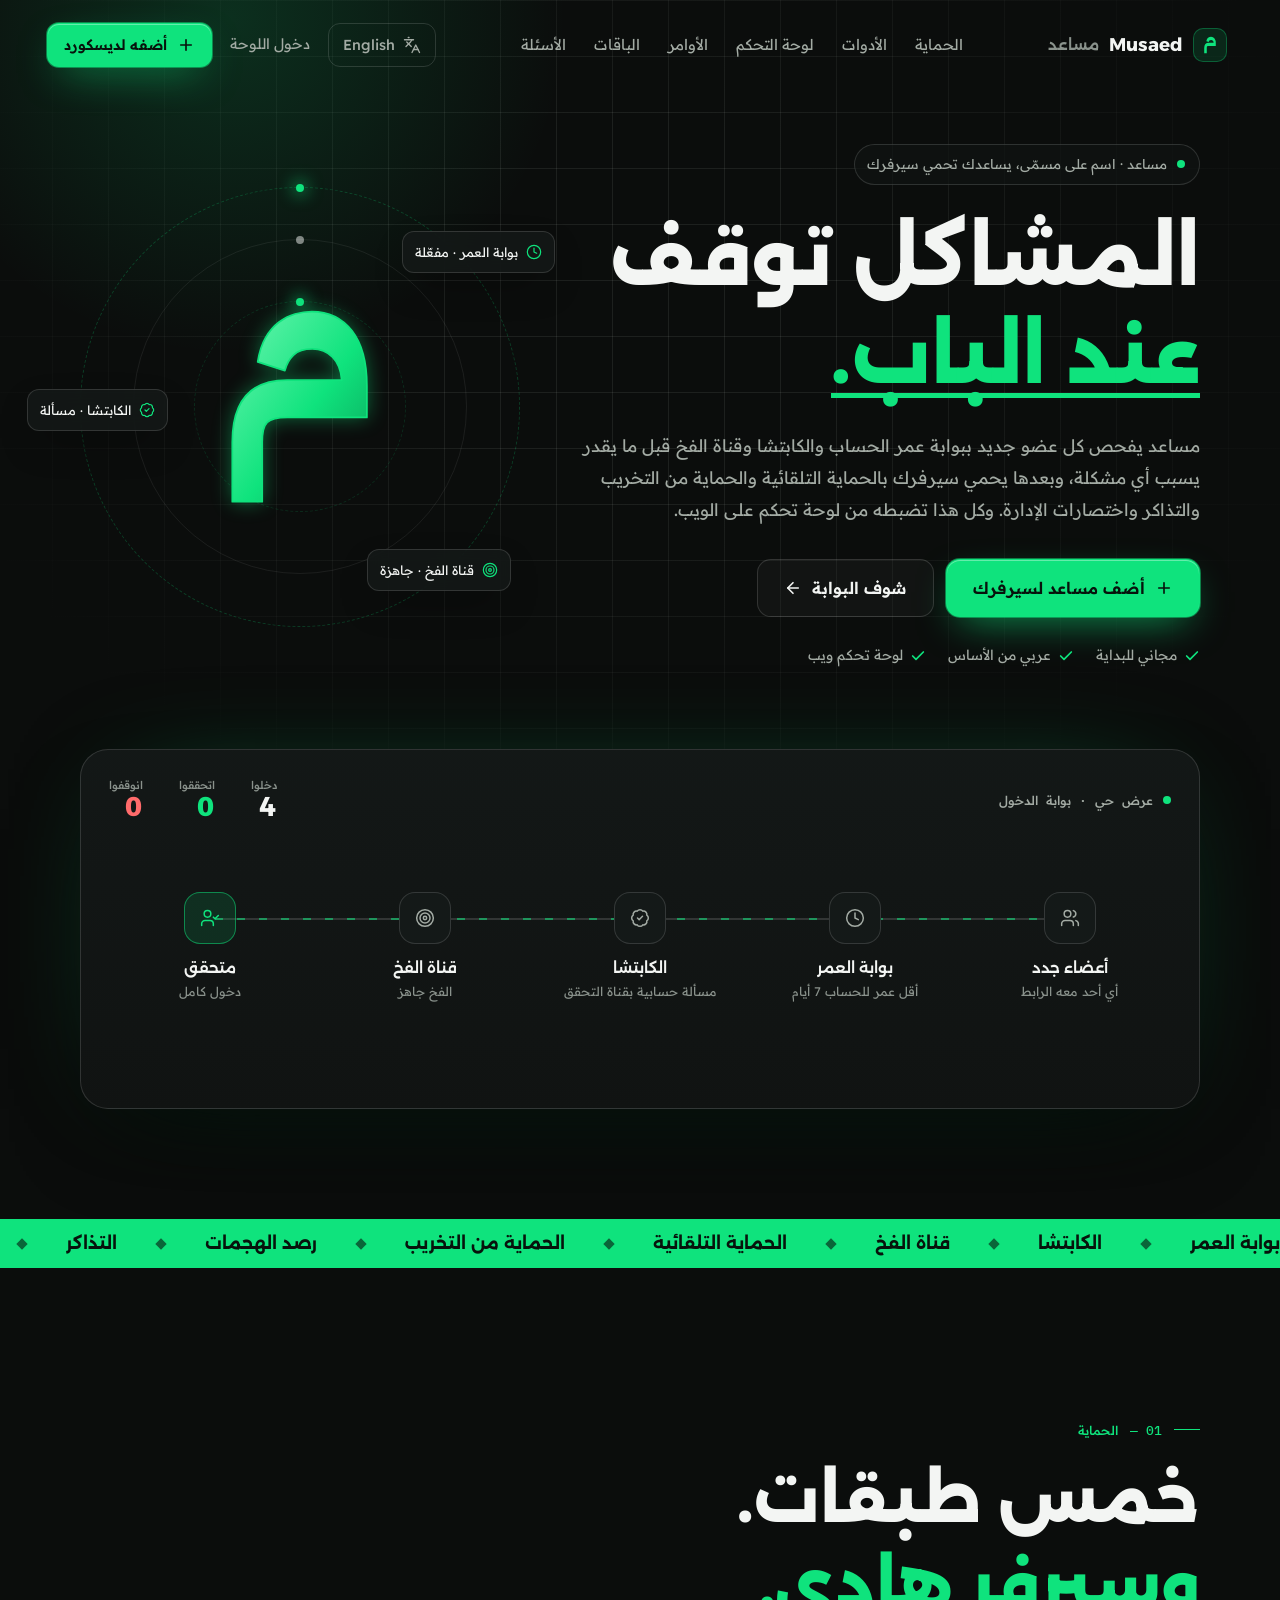
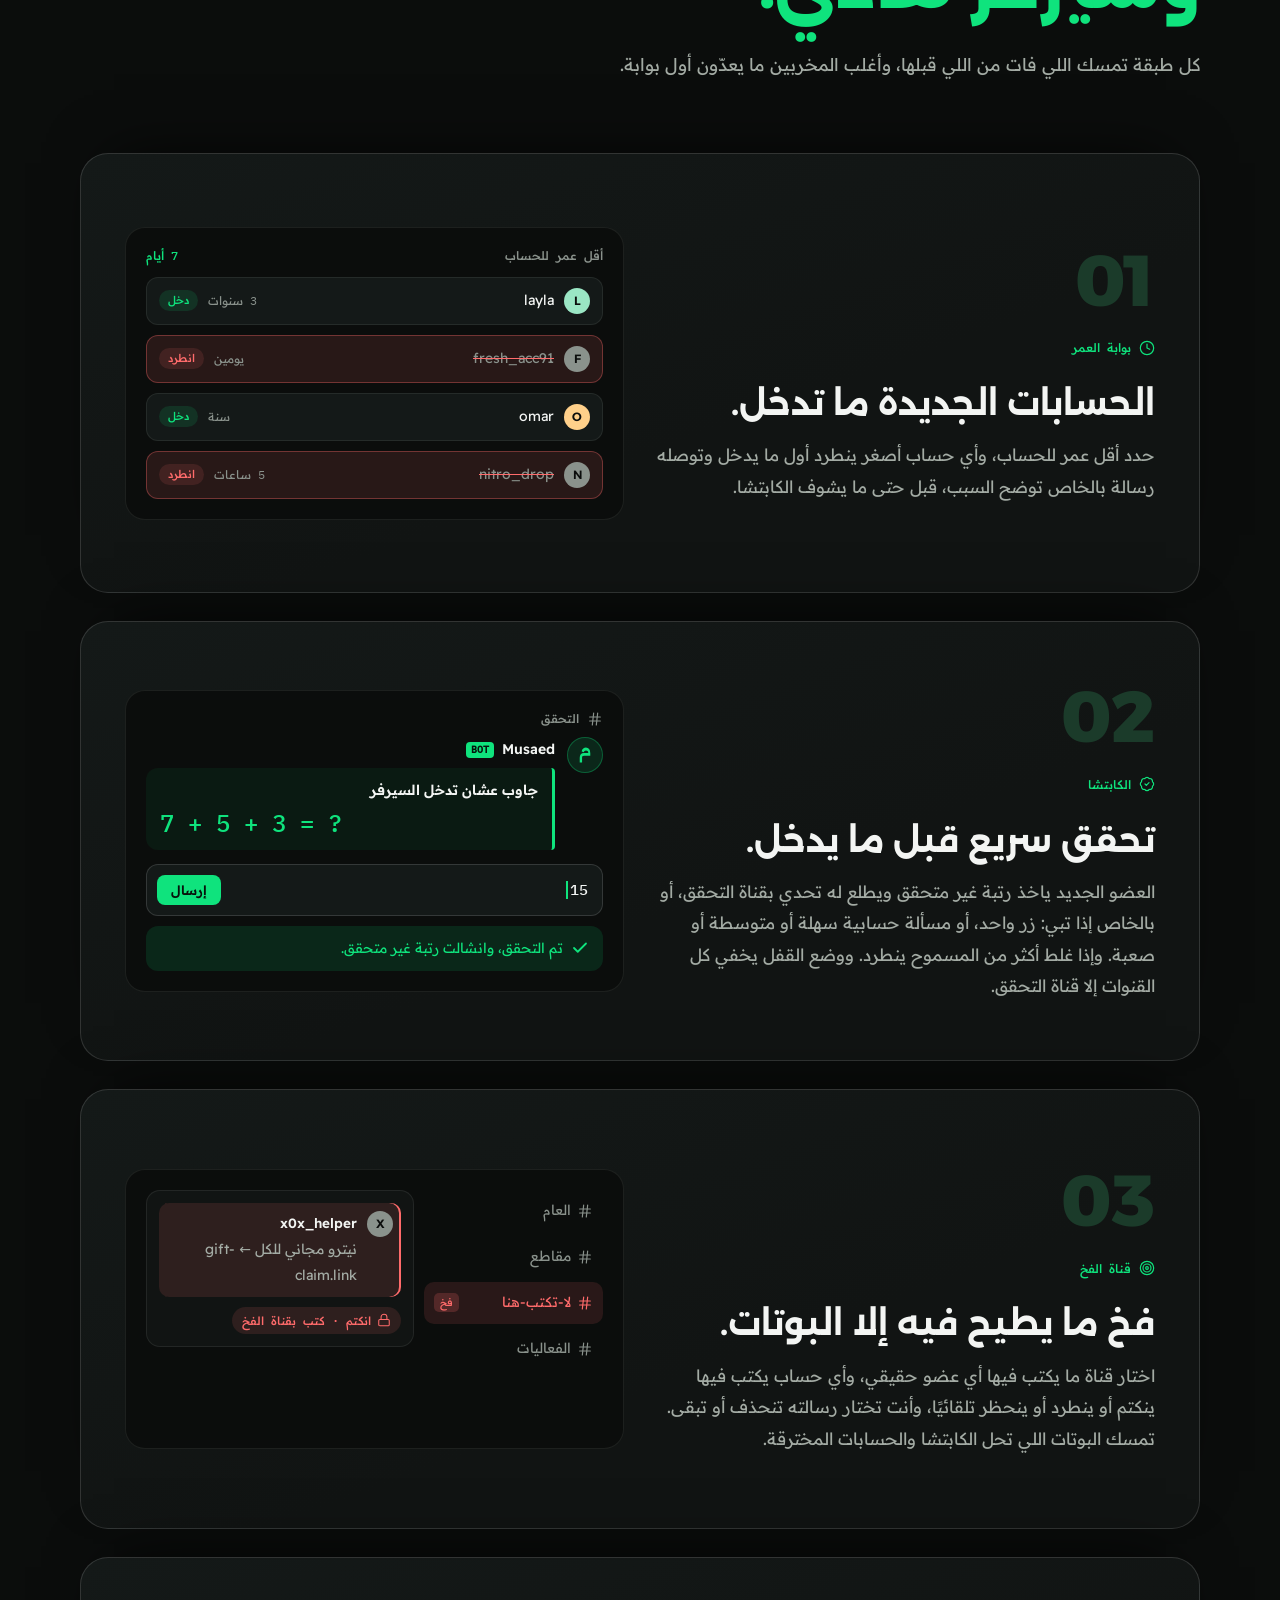
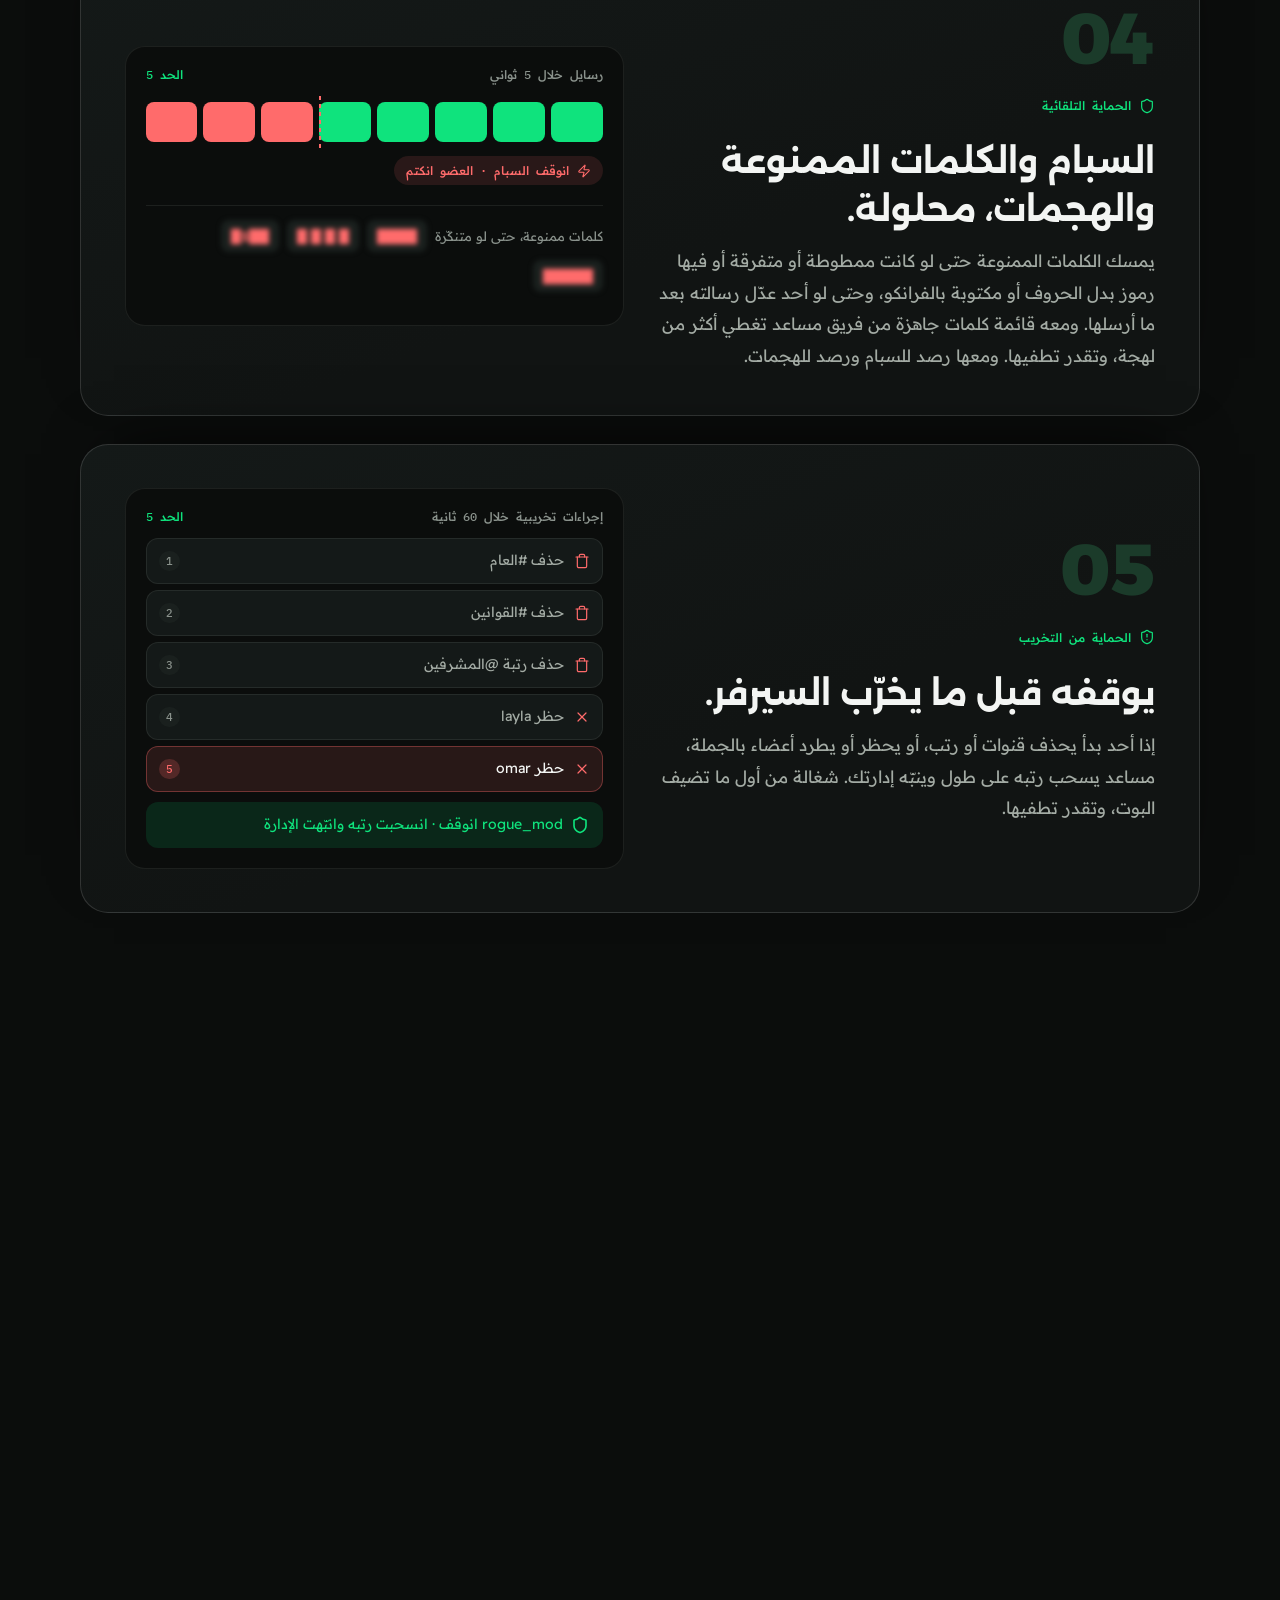
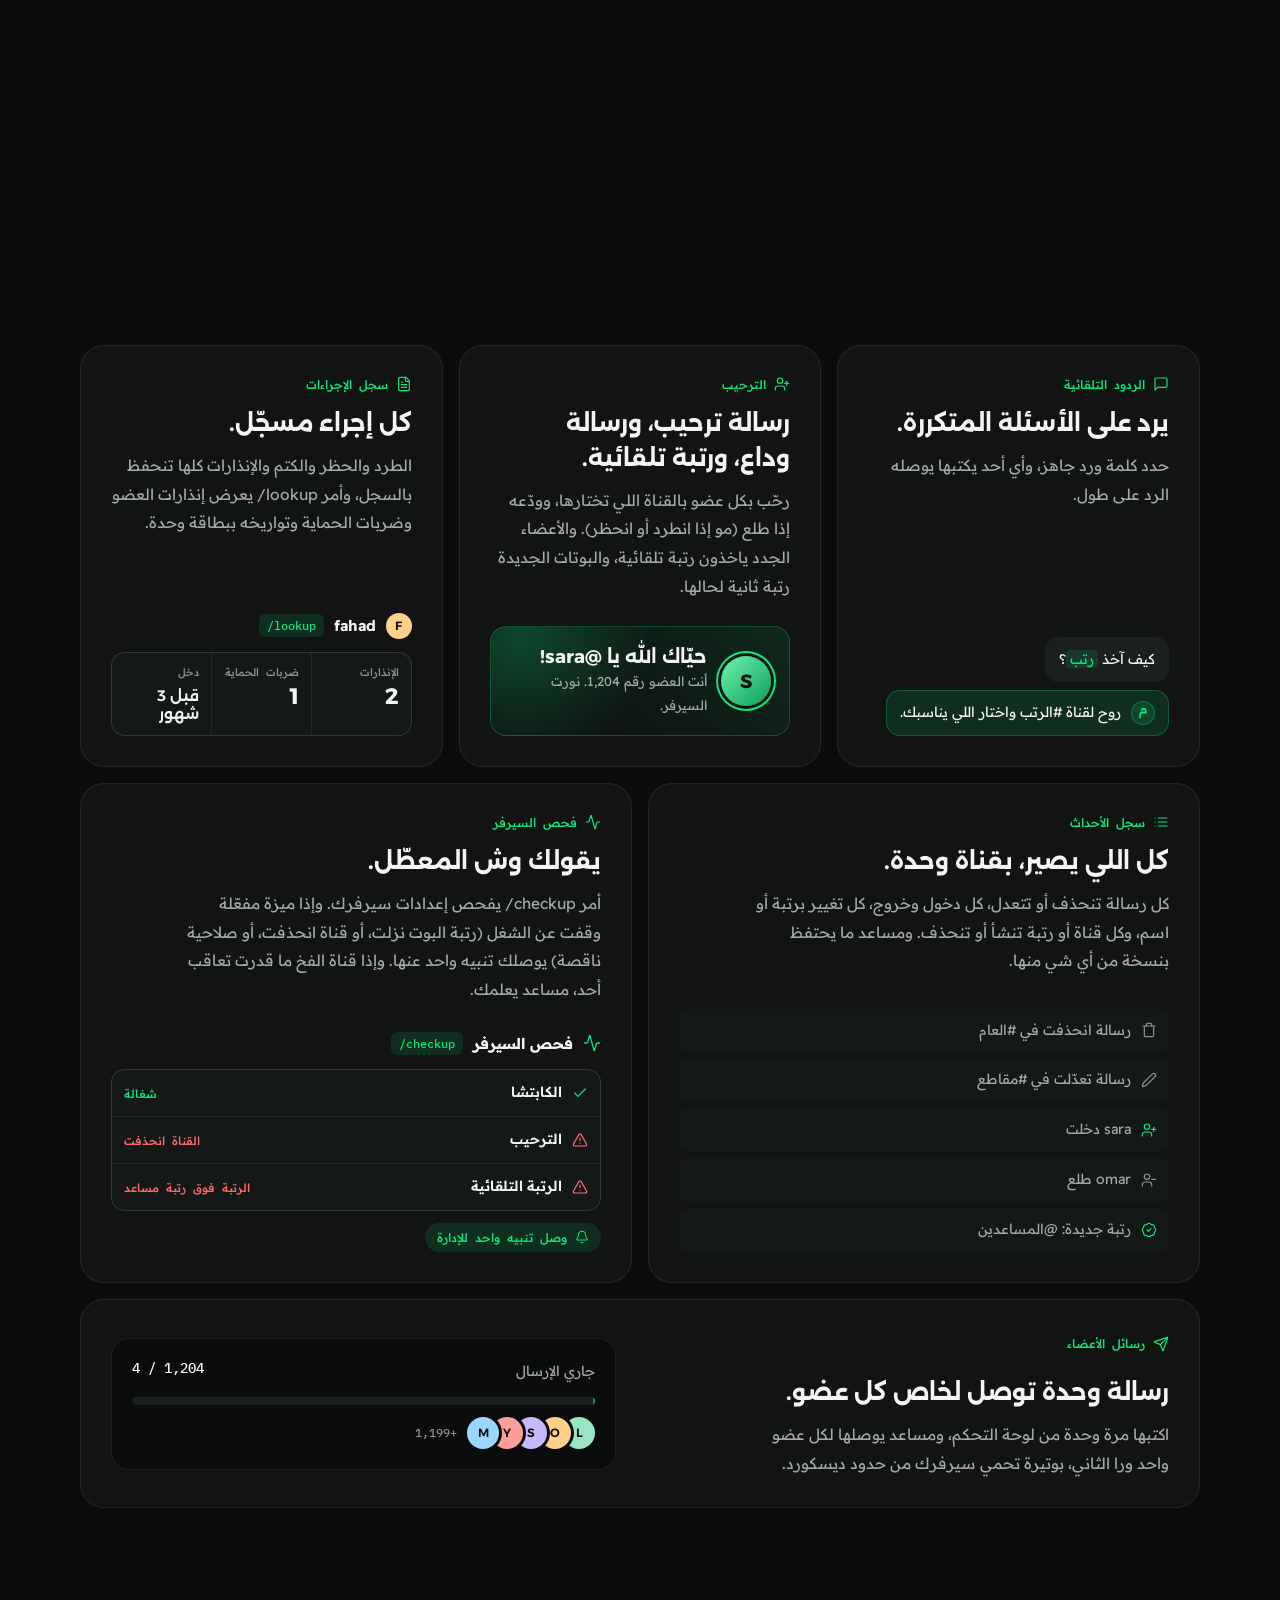
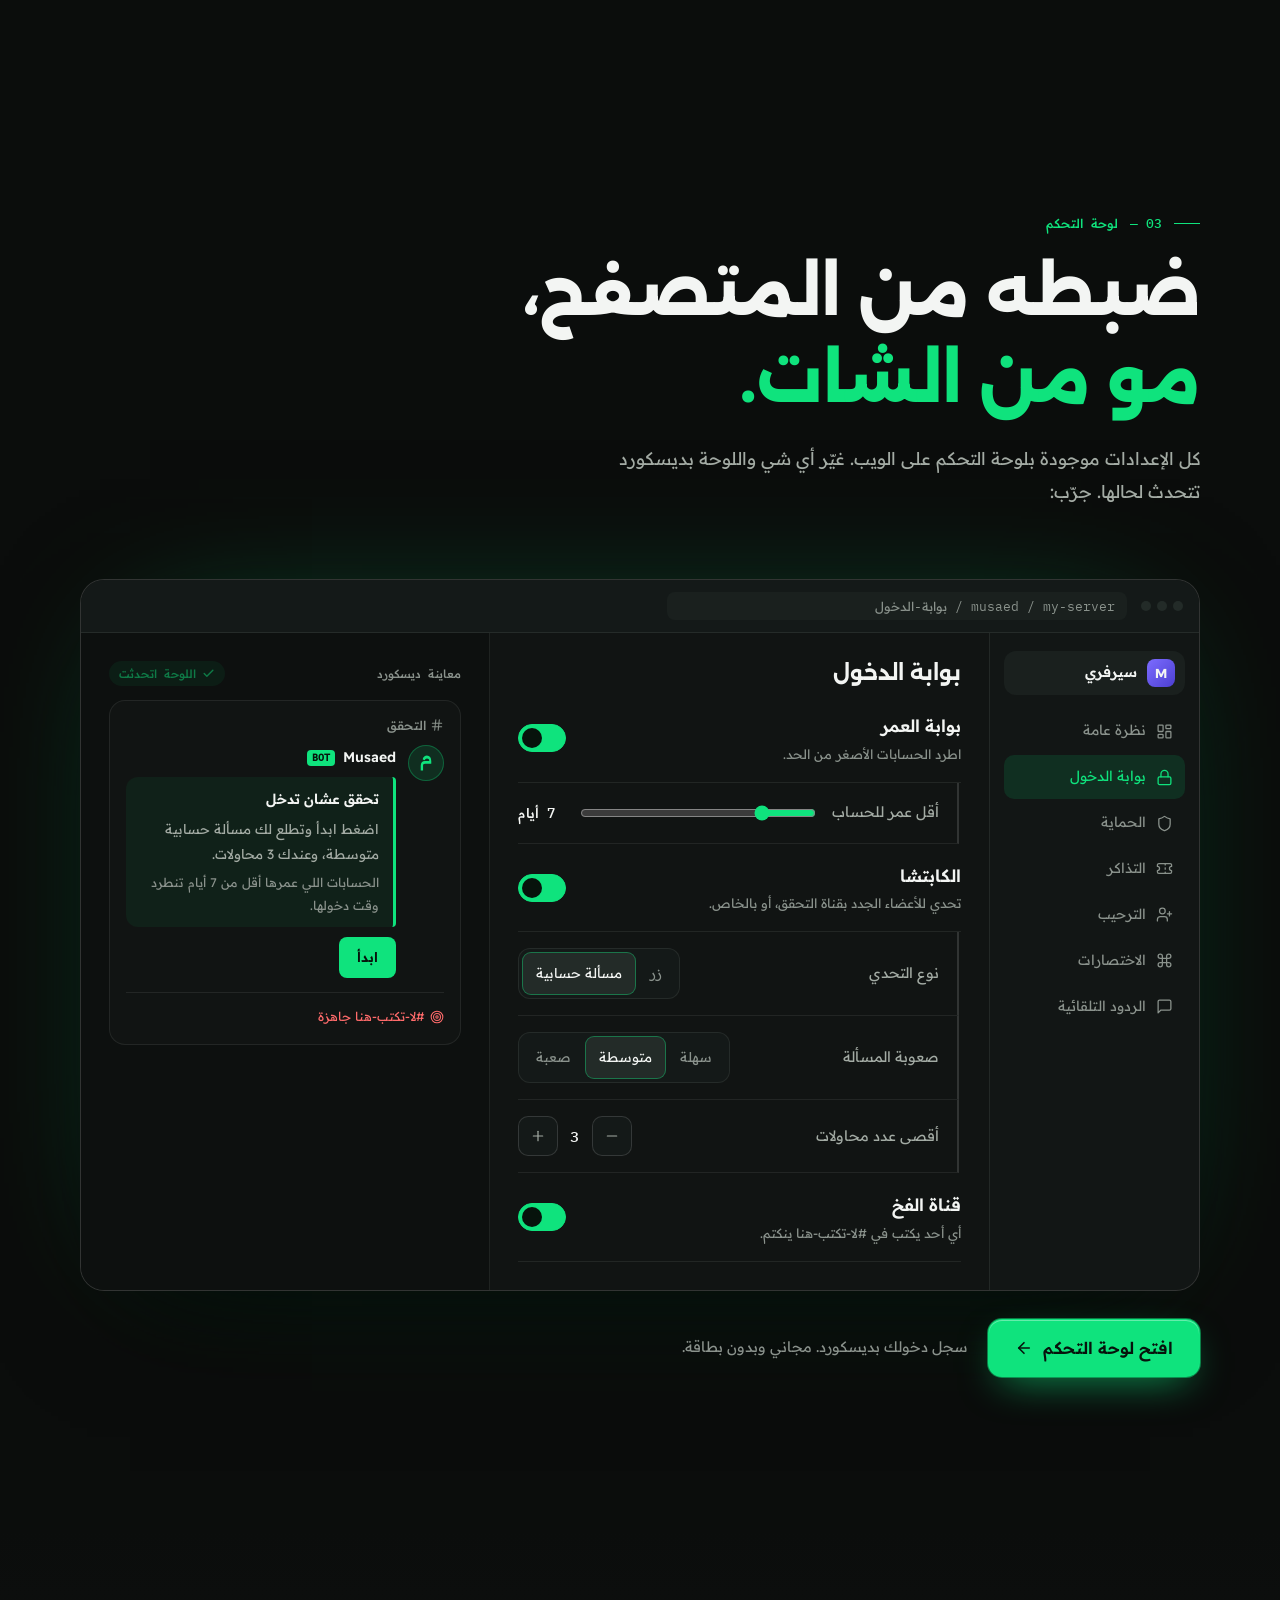
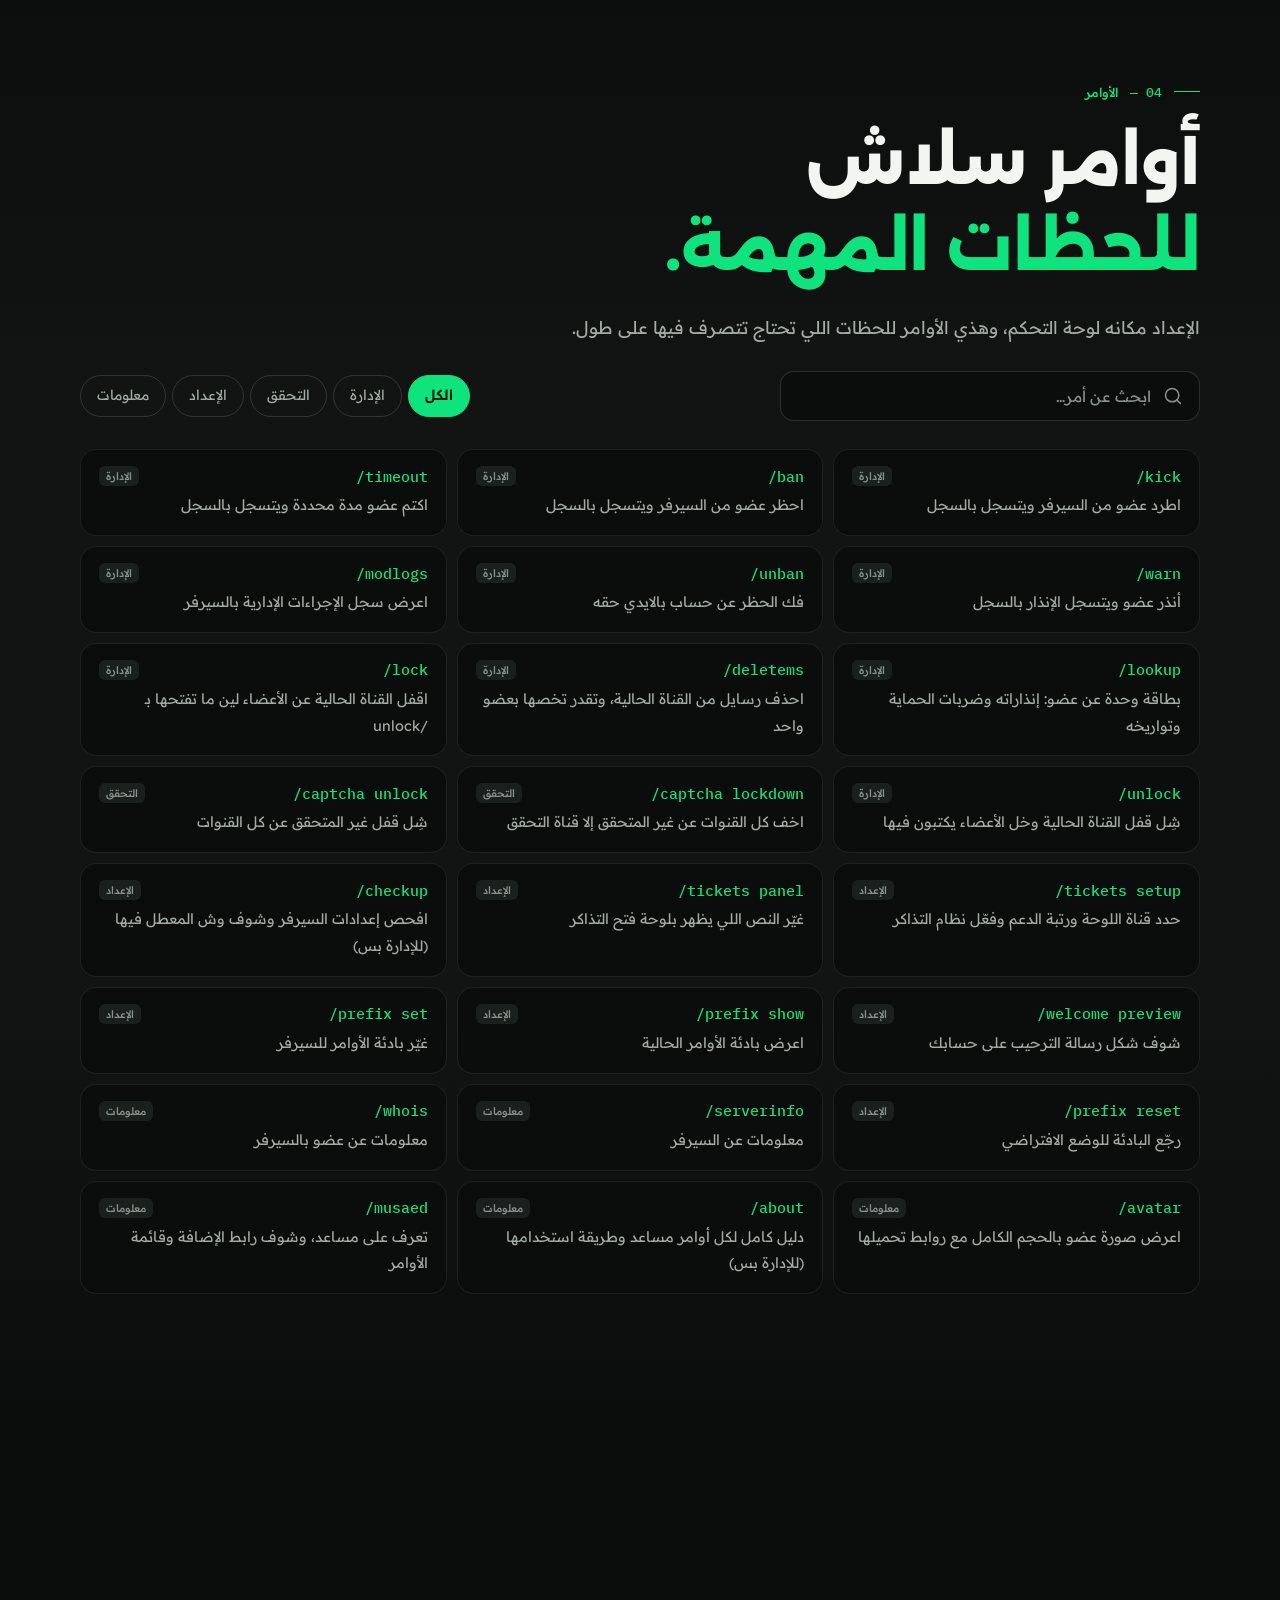
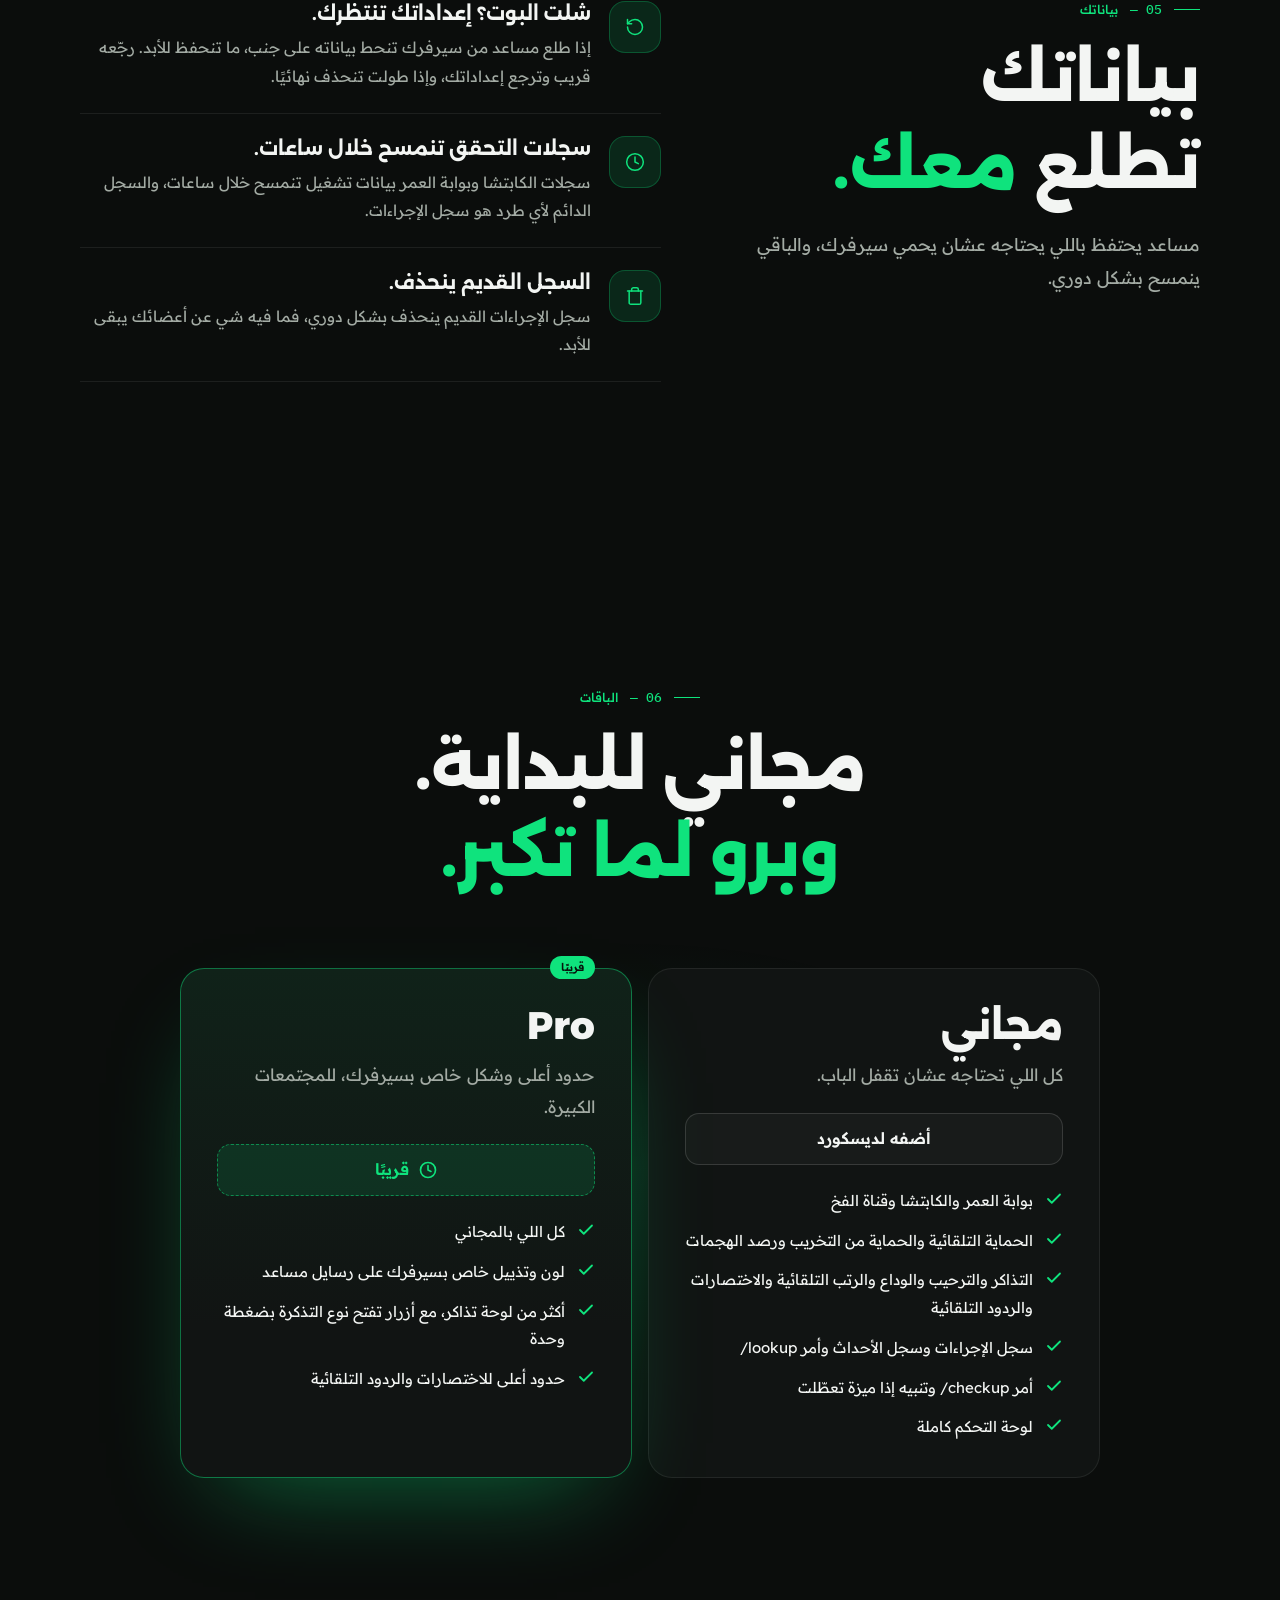
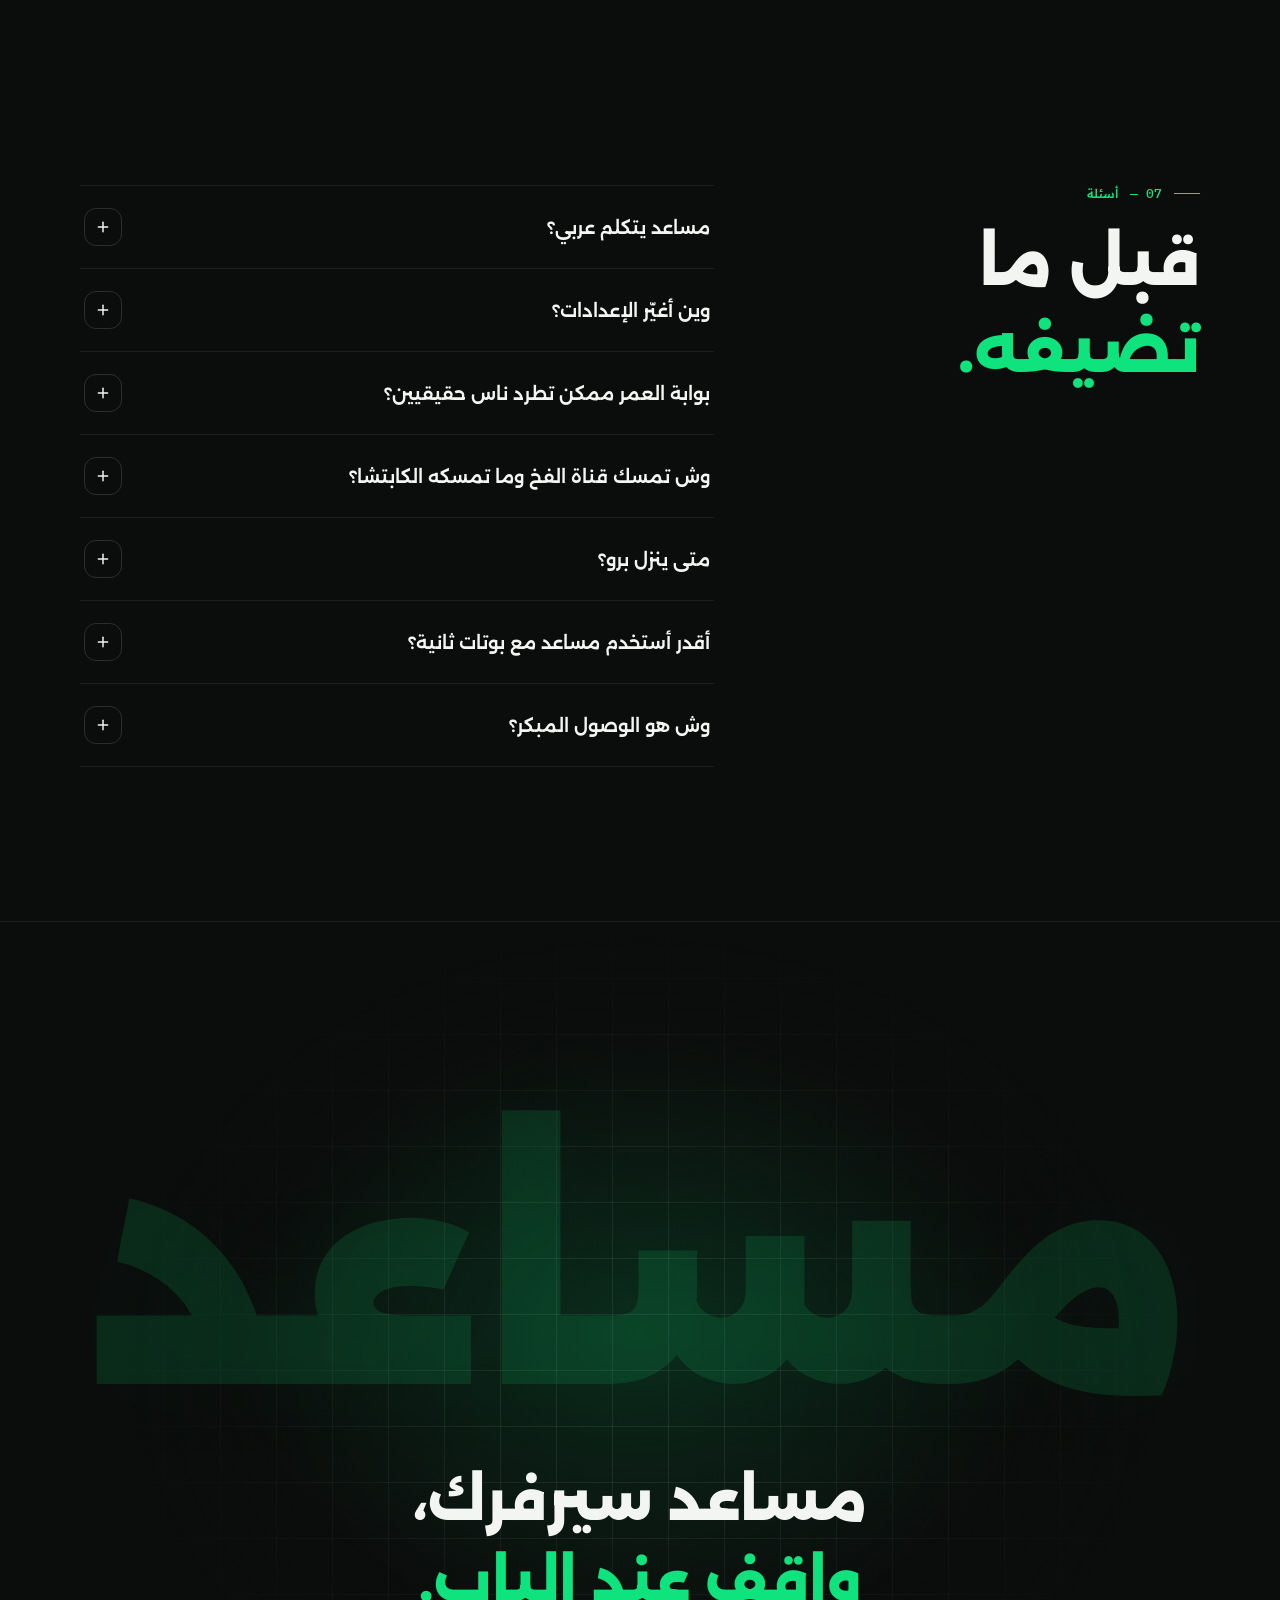
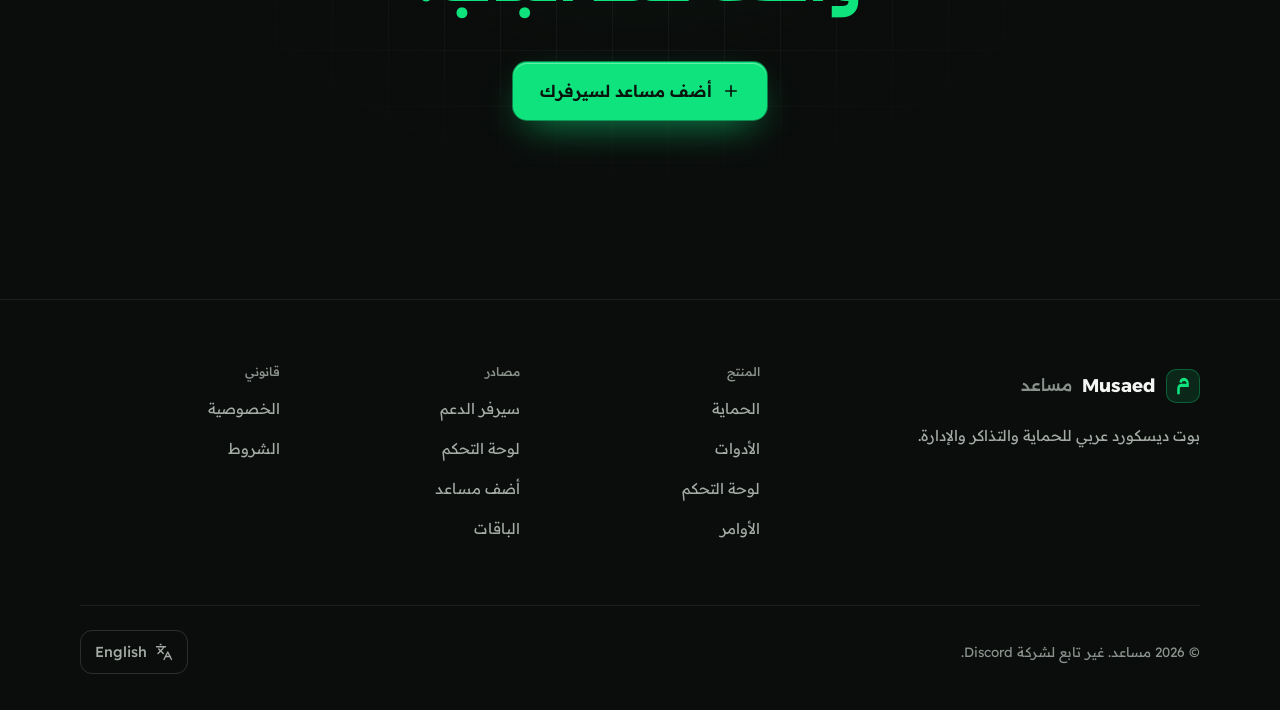
<file: index.html>
<!doctype html>
<html lang="en" dir="ltr">
<head>
  <meta charset="utf-8">
  <meta name="viewport" content="width=device-width, initial-scale=1">
  <title>مساعد — بوت ديسكورد اللي يحرس الباب</title>
  <meta name="description" content="مساعد يفحص كل عضو جديد ببوابة عمر الحساب والكابتشا وقناة الفخ، ويحمي سيرفرك من السبام والتخريب، ومعه التذاكر واختصارات الإدارة وسجل الأحداث. عربي من الأساس، وتضبطه من لوحة تحكم على الويب.">
  <meta name="theme-color" content="#0b0d0c">
  <meta property="og:locale" content="ar_SA">
  <meta property="og:locale:alternate" content="en_US">
  <meta property="og:title" content="مساعد · Musaed">
  <meta property="og:description" content="المشاكل توقف عند الباب. بوت ديسكورد عربي للحماية والتذاكر والإدارة.">
  <meta property="og:type" content="website">
  <meta property="og:url" content="https://musaed.dev/">
  <meta property="og:image" content="https://musaed.dev/assets/Pics/musaed-banner.png">
  <meta name="twitter:card" content="summary_large_image">
  <meta name="twitter:title" content="مساعد · Musaed">
  <meta name="twitter:description" content="المشاكل توقف عند الباب. بوت ديسكورد عربي للحماية والتذاكر والإدارة.">
  <meta name="twitter:image" content="https://musaed.dev/assets/Pics/musaed-banner.png">
  <link rel="canonical" href="https://musaed.dev/">
  <link rel="icon" href="assets/Pics/musaed-favicon.svg" type="image/svg+xml">
  <link rel="alternate icon" href="assets/Pics/musaed-favicon.png" type="image/png">
  <link rel="apple-touch-icon" href="assets/Pics/musaed-avatar.png">
  <link rel="preload" href="assets/fonts/alexandria-arabic.woff2" as="font" type="font/woff2" crossorigin>
  <link rel="preload" href="assets/fonts/readexpro-arabic.woff2" as="font" type="font/woff2" crossorigin>
  <link rel="stylesheet" href="assets/css/styles.css?v=8">
  <script type="application/ld+json">
{
  "@context": "https://schema.org",
  "@graph": [
    {
      "@type": "Organization",
      "@id": "https://musaed.dev/#org",
      "name": "Musaed",
      "alternateName": "مساعد",
      "url": "https://musaed.dev/",
      "logo": "https://musaed.dev/assets/Pics/musaed-avatar.png"
    },
    {
      "@type": "WebSite",
      "@id": "https://musaed.dev/#website",
      "url": "https://musaed.dev/",
      "name": "مساعد",
      "inLanguage": "ar",
      "publisher": { "@id": "https://musaed.dev/#org" }
    },
    {
      "@type": "SoftwareApplication",
      "@id": "https://musaed.dev/#app",
      "name": "مساعد",
      "alternateName": "Musaed",
      "url": "https://musaed.dev/",
      "inLanguage": "ar",
      "applicationCategory": "BusinessApplication",
      "operatingSystem": "Discord",
      "description": "مساعد يفحص كل عضو جديد ببوابة عمر الحساب والكابتشا وقناة الفخ، ويحمي سيرفرك من السبام والتخريب، ومعه التذاكر واختصارات الإدارة وسجل الأحداث. عربي من الأساس، وتضبطه من لوحة تحكم على الويب.",
      "image": "https://musaed.dev/assets/Pics/musaed-avatar.png",
      "isAccessibleForFree": true,
      "featureList": [
        "بوابة عمر الحساب",
        "الكابتشا",
        "قناة الفخ",
        "الحماية التلقائية",
        "الحماية من التخريب",
        "التذاكر",
        "الترحيب والوداع والرتب التلقائية",
        "سجل الأحداث",
        "فحص السيرفر",
        "لوحة تحكم ويب"
      ],
      "publisher": { "@id": "https://musaed.dev/#org" }
    },
    {
      "@type": "FAQPage",
      "@id": "https://musaed.dev/#faq",
      "inLanguage": "ar",
      "mainEntity": [
        {
          "@type": "Question",
          "name": "مساعد يتكلم عربي؟",
          "acceptedAnswer": {
            "@type": "Answer",
            "text": "إيه. مساعد مبني عربي من الأساس، ردوده ولوحاته ووصف أوامره كلها بالعربي."
          }
        },
        {
          "@type": "Question",
          "name": "وين أغيّر الإعدادات؟",
          "acceptedAnswer": {
            "@type": "Answer",
            "text": "من لوحة التحكم على الويب. سجل دخولك بديسكورد، اختار سيرفرك، وكل ميزة لها صفحتها. ولوحات التذاكر والتحقق بديسكورد تتحدث لحالها أول ما تحفظ."
          }
        },
        {
          "@type": "Question",
          "name": "بوابة العمر ممكن تطرد ناس حقيقيين؟",
          "acceptedAnswer": {
            "@type": "Answer",
            "text": "بس الحسابات الأصغر من الحد اللي تختاره، ووقت دخولهم فقط. وتوصلهم رسالة بالخاص توضح السبب، عشان الشخص الحقيقي يعرف يرجع لما يكبر حسابه."
          }
        },
        {
          "@type": "Question",
          "name": "وش تمسك قناة الفخ وما تمسكه الكابتشا؟",
          "acceptedAnswer": {
            "@type": "Answer",
            "text": "الحسابات اللي عدّت التحقق: بوتات تحل الكابتشا، أو حسابات مخترقة، أو أحد تجاهل قناة مكتوب عليها «لا تكتب هنا». وغير المتحققين أصلًا ما يشوفون الفخ."
          }
        },
        {
          "@type": "Question",
          "name": "متى ينزل برو؟",
          "acceptedAnswer": {
            "@type": "Answer",
            "text": "قريبًا. كل مزايا الباقة المجانية شغالة من اليوم، وبرو بيضيف حدود أعلى، ولون وتذييل خاص بسيرفرك على رسايل مساعد، وأكثر من لوحة تذاكر. وبنعلن عن نزوله بسيرفر الدعم."
          }
        },
        {
          "@type": "Question",
          "name": "أقدر أستخدم مساعد مع بوتات ثانية؟",
          "acceptedAnswer": {
            "@type": "Answer",
            "text": "أكيد. كل ميزة تنفعّل وتنطفي لحالها، فمساعد يحرس الباب وبوتاتك الثانية تكمل شغلها."
          }
        },
        {
          "@type": "Question",
          "name": "وش هو الوصول المبكر؟",
          "acceptedAnswer": {
            "@type": "Answer",
            "text": "طريقة يجرّب فيها السيرفر مزايا مساعد الجديدة قبل ما تنطلق للكل. ما يعطيك أكثر من برو، وما يرفع أي حد. والميزة اللي فيه ممكن تتغير أو تنشال، وممكن تصير مدفوعة بعدين. وبنعلن طريقة الانضمام بسيرفر الدعم."
          }
        }
      ]
    }
  ]
}
  </script>
  <script>
    (function () {
      var d = document.documentElement, lang = 'en';
      try {
        var q = new URLSearchParams(location.search).get('lang');
        var s = localStorage.getItem('musaed-lang');
        lang = q === 'ar' || q === 'en' ? q : s === 'en' ? 'en' : 'ar';
      } catch (e) {}
      d.lang = lang; d.dir = lang === 'ar' ? 'rtl' : 'ltr';
      d.classList.add('js');
      if (lang === 'ar') d.classList.add('i18n-pending');
    })();
  </script>
  <script src="assets/js/i18n.js?v=4" defer></script>
  <script src="assets/js/main.js?v=4" defer></script>
</head>
<body>
  <a class="skip" href="#main" data-i18n="skip">Skip to content</a>

  <svg width="0" height="0" style="position:absolute" aria-hidden="true" focusable="false">
    <symbol id="glyph" viewBox="0 0 1024 1024"><path fill="currentColor" d="M242 655.5Q242 405.5 462 405.5H681Q677 346.5 644.5 313.5Q612 280.5 563 280.5Q513 280.5 487.5 305Q462 329.5 453 367.5L344 332.5Q353 274.5 375.5 235.5Q398 196.5 428.5 173.5Q459 150.5 493.5 140.5Q528 130.5 561 130.5Q663 130.5 722.5 208Q782 285.5 782 428.5V555.5H462Q432 555.5 412.5 560Q393 564.5 382 575.5Q371 586.5 366.5 606Q362 625.5 362 655.5V893.5H242Z"/></symbol>
    <symbol id="i-plus" viewBox="0 0 24 24"><path d="M5 12h14"/><path d="M12 5v14"/></symbol>
    <symbol id="i-minus" viewBox="0 0 24 24"><path d="M5 12h14"/></symbol>
    <symbol id="i-arrow" viewBox="0 0 24 24"><path d="M5 12h14"/><path d="m12 5 7 7-7 7"/></symbol>
    <symbol id="i-check" viewBox="0 0 24 24"><path d="M20 6 9 17l-5-5"/></symbol>
    <symbol id="i-x" viewBox="0 0 24 24"><path d="M18 6 6 18"/><path d="m6 6 12 12"/></symbol>
    <symbol id="i-menu" viewBox="0 0 24 24"><path d="M4 7h16"/><path d="M4 12h16"/><path d="M4 17h16"/></symbol>
    <symbol id="i-lang" viewBox="0 0 24 24"><path d="m5 8 6 6"/><path d="m4 14 6-6 2-3"/><path d="M2 5h12"/><path d="M7 2h1"/><path d="m22 22-5-10-5 10"/><path d="M14 18h6"/></symbol>
    <symbol id="i-users" viewBox="0 0 24 24"><path d="M16 21v-2a4 4 0 0 0-4-4H6a4 4 0 0 0-4 4v2"/><circle cx="9" cy="7" r="4"/><path d="M22 21v-2a4 4 0 0 0-3-3.87"/><path d="M16 3.13a4 4 0 0 1 0 7.75"/></symbol>
    <symbol id="i-clock" viewBox="0 0 24 24"><circle cx="12" cy="12" r="10"/><path d="M12 6v6l4 2"/></symbol>
    <symbol id="i-badge" viewBox="0 0 24 24"><path d="M3.85 8.62a4 4 0 0 1 4.78-4.77 4 4 0 0 1 6.74 0 4 4 0 0 1 4.78 4.78 4 4 0 0 1 0 6.74 4 4 0 0 1-4.77 4.78 4 4 0 0 1-6.75 0 4 4 0 0 1-4.78-4.77 4 4 0 0 1 0-6.760Z"/><path d="m9 12 2 2 4-4"/></symbol>
    <symbol id="i-target" viewBox="0 0 24 24"><circle cx="12" cy="12" r="10"/><circle cx="12" cy="12" r="6"/><circle cx="12" cy="12" r="2"/></symbol>
    <symbol id="i-shield" viewBox="0 0 24 24"><path d="M20 13c0 5-3.5 7.5-7.66 8.95a1 1 0 0 1-.67-.01C7.5 20.5 4 18 4 13V6a1 1 0 0 1 1-1c2 0 4.5-1.2 6.24-2.72a1.17 1.17 0 0 1 1.52 0C14.51 3.81 17 5 19 5a1 1 0 0 1 1 1z"/></symbol>
    <symbol id="i-usercheck" viewBox="0 0 24 24"><path d="M16 21v-2a4 4 0 0 0-4-4H6a4 4 0 0 0-4 4v2"/><circle cx="9" cy="7" r="4"/><path d="m16 11 2 2 4-4"/></symbol>
    <symbol id="i-ticket" viewBox="0 0 24 24"><path d="M2 9a3 3 0 0 1 0 6v2a2 2 0 0 0 2 2h16a2 2 0 0 0 2-2v-2a3 3 0 0 1 0-6V7a2 2 0 0 0-2-2H4a2 2 0 0 0-2 2Z"/><path d="M13 5v2"/><path d="M13 17v2"/><path d="M13 11v2"/></symbol>
    <symbol id="i-command" viewBox="0 0 24 24"><path d="M15 6v12a3 3 0 1 0 3-3H6a3 3 0 1 0 3 3V6a3 3 0 1 0-3 3h12a3 3 0 1 0-3-3"/></symbol>
    <symbol id="i-message" viewBox="0 0 24 24"><path d="M21 15a2 2 0 0 1-2 2H7l-4 4V5a2 2 0 0 1 2-2h14a2 2 0 0 1 2 2z"/></symbol>
    <symbol id="i-userplus" viewBox="0 0 24 24"><path d="M16 21v-2a4 4 0 0 0-4-4H6a4 4 0 0 0-4 4v2"/><circle cx="9" cy="7" r="4"/><path d="M19 8v6"/><path d="M22 11h-6"/></symbol>
    <symbol id="i-search" viewBox="0 0 24 24"><circle cx="11" cy="11" r="8"/><path d="m21 21-4.3-4.3"/></symbol>
    <symbol id="i-send" viewBox="0 0 24 24"><path d="M14.536 21.686a.5.5 0 0 0 .937-.024l6.5-19a.496.496 0 0 0-.635-.635l-19 6.5a.5.5 0 0 0-.024.937l7.93 3.18a2 2 0 0 1 1.112 1.11z"/><path d="m21.854 2.147-10.94 10.939"/></symbol>
    <symbol id="i-zap" viewBox="0 0 24 24"><path d="M4 14a1 1 0 0 1-.78-1.63l9.9-10.2a.5.5 0 0 1 .86.46l-1.92 6.02A1 1 0 0 0 13 10h7a1 1 0 0 1 .78 1.63l-9.9 10.2a.5.5 0 0 1-.86-.46l1.92-6.02A1 1 0 0 0 11 14z"/></symbol>
    <symbol id="i-lock" viewBox="0 0 24 24"><rect width="18" height="11" x="3" y="11" rx="2"/><path d="M7 11V7a5 5 0 0 1 10 0v4"/></symbol>
    <symbol id="i-hash" viewBox="0 0 24 24"><path d="M4 9h16"/><path d="M4 15h16"/><path d="M10 3 8 21"/><path d="M16 3l-2 18"/></symbol>
    <symbol id="i-restore" viewBox="0 0 24 24"><path d="M3 12a9 9 0 1 0 9-9 9.75 9.75 0 0 0-6.74 2.74L3 8"/><path d="M3 3v5h5"/></symbol>
    <symbol id="i-trash" viewBox="0 0 24 24"><path d="M3 6h18"/><path d="M19 6v14c0 1-1 2-2 2H7c-1 0-2-1-2-2V6"/><path d="M8 6V4c0-1 1-2 2-2h4c1 0 2 1 2 2v2"/></symbol>
    <symbol id="i-file" viewBox="0 0 24 24"><path d="M15 2H6a2 2 0 0 0-2 2v16a2 2 0 0 0 2 2h12a2 2 0 0 0 2-2V7Z"/><path d="M14 2v4a2 2 0 0 0 2 2h4"/><path d="M16 13H8"/><path d="M16 17H8"/><path d="M10 9H8"/></symbol>
    <symbol id="i-layout" viewBox="0 0 24 24"><rect width="7" height="9" x="3" y="3" rx="1"/><rect width="7" height="5" x="14" y="3" rx="1"/><rect width="7" height="9" x="14" y="12" rx="1"/><rect width="7" height="5" x="3" y="16" rx="1"/></symbol>
    <symbol id="i-chevron" viewBox="0 0 24 24"><path d="m6 9 6 6 6-6"/></symbol>
    <symbol id="i-shieldalert" viewBox="0 0 24 24"><path d="M20 13c0 5-3.5 7.5-7.66 8.95a1 1 0 0 1-.67-.01C7.5 20.5 4 18 4 13V6a1 1 0 0 1 1-1c2 0 4.5-1.2 6.24-2.72a1.17 1.17 0 0 1 1.52 0C14.51 3.81 17 5 19 5a1 1 0 0 1 1 1z"/><path d="M12 8v4"/><path d="M12 16h.01"/></symbol>
    <symbol id="i-list" viewBox="0 0 24 24"><path d="M3 6h.01"/><path d="M3 12h.01"/><path d="M3 18h.01"/><path d="M8 6h13"/><path d="M8 12h13"/><path d="M8 18h13"/></symbol>
    <symbol id="i-activity" viewBox="0 0 24 24"><path d="M22 12h-2.48a2 2 0 0 0-1.93 1.46l-2.35 8.36a.25.25 0 0 1-.48 0L9.24 2.18a.25.25 0 0 0-.48 0l-2.35 8.36A2 2 0 0 1 4.49 12H2"/></symbol>
    <symbol id="i-bell" viewBox="0 0 24 24"><path d="M10.268 21a2 2 0 0 0 3.464 0"/><path d="M3.262 15.326A1 1 0 0 0 4 17h16a1 1 0 0 0 .74-1.673C19.41 13.956 18 12.499 18 8A6 6 0 0 0 6 8c0 4.499-1.411 5.956-2.738 7.326"/></symbol>
    <symbol id="i-alert" viewBox="0 0 24 24"><path d="m21.73 18-8-14a2 2 0 0 0-3.48 0l-8 14A2 2 0 0 0 4 21h16a2 2 0 0 0 1.73-3"/><path d="M12 9v4"/><path d="M12 17h.01"/></symbol>
    <symbol id="i-userminus" viewBox="0 0 24 24"><path d="M16 21v-2a4 4 0 0 0-4-4H6a4 4 0 0 0-4 4v2"/><circle cx="9" cy="7" r="4"/><path d="M22 11h-6"/></symbol>
    <symbol id="i-pencil" viewBox="0 0 24 24"><path d="M21.174 6.812a1 1 0 0 0-3.986-3.987L3.842 16.174a2 2 0 0 0-.5.83l-1.321 4.352a.5.5 0 0 0 .623.622l4.353-1.32a2 2 0 0 0 .83-.497z"/></symbol>
  </svg>

  <header class="nav" id="nav">
    <div class="nav-in">
      <a href="#top" class="brand" aria-label="Musaed">
        <span class="brand-mark"><svg aria-hidden="true"><use href="#glyph"/></svg></span>
        <span class="brand-name">Musaed</span><span class="brand-ar" lang="ar" aria-hidden="true">مساعد</span>
      </a>
      <nav class="nav-links" aria-label="Primary" data-i18n-attr="aria-label:nav.aria">
        <a href="#protection" data-i18n="nav.protection">Protection</a>
        <a href="#toolkit" data-i18n="nav.toolkit">Toolkit</a>
        <a href="#dashboard" data-i18n="nav.dashboard">Dashboard</a>
        <a href="#commands" data-i18n="nav.commands">Commands</a>
        <a href="#plans" data-i18n="nav.plans">Plans</a>
        <a href="#faq" data-i18n="nav.faq">FAQ</a>
      </nav>
      <div class="nav-cta">
        <button class="lang-btn" type="button" data-lang-toggle aria-label="اقرأ الصفحة بالعربي">
          <svg class="i" aria-hidden="true"><use href="#i-lang"/></svg><span data-lang-label>عربي</span>
        </button>
        <a class="nav-login" href="https://dashboard.musaed.dev/auth/login" target="_blank" rel="noopener" data-i18n="nav.login">Log in</a>
        <a class="btn btn-primary btn-sm nav-add" href="https://discord.com/oauth2/authorize?client_id=1341863717247258655&amp;permissions=8&amp;integration_type=0&amp;scope=bot+applications.commands" target="_blank" rel="noopener">
          <svg class="i" aria-hidden="true"><use href="#i-plus"/></svg><span data-i18n="cta.add">Add to Discord</span>
        </a>
        <button class="menu-btn" type="button" aria-expanded="false" aria-controls="mobile-menu" data-i18n-attr="aria-label:nav.open" aria-label="Open menu">
          <svg class="i i-open" aria-hidden="true"><use href="#i-menu"/></svg>
          <svg class="i i-close" aria-hidden="true"><use href="#i-x"/></svg>
        </button>
      </div>
    </div>
    <div class="mobile-menu" id="mobile-menu" hidden>
      <a href="#protection" data-i18n="nav.protection">Protection</a>
      <a href="#toolkit" data-i18n="nav.toolkit">Toolkit</a>
      <a href="#dashboard" data-i18n="nav.dashboard">Dashboard</a>
      <a href="#commands" data-i18n="nav.commands">Commands</a>
      <a href="#plans" data-i18n="nav.plans">Plans</a>
      <a href="#faq" data-i18n="nav.faq">FAQ</a>
      <a href="https://dashboard.musaed.dev/auth/login" target="_blank" rel="noopener" data-i18n="nav.login">Log in</a>
      <a class="btn btn-primary" href="https://discord.com/oauth2/authorize?client_id=1341863717247258655&amp;permissions=8&amp;integration_type=0&amp;scope=bot+applications.commands" target="_blank" rel="noopener"><svg class="i" aria-hidden="true"><use href="#i-plus"/></svg><span data-i18n="cta.add">Add to Discord</span></a>
    </div>
  </header>

  <main id="main">
    <!-- HERO -->
    <section class="hero" id="top">
      <div class="hero-bg" aria-hidden="true"><div class="grid"></div><div class="scan"></div><div class="aurora"></div></div>
      <div class="wrap hero-grid">
        <div class="hero-copy">
          <p class="eyebrow-pill fade-up" style="--d:0ms"><span class="pulse" aria-hidden="true"></span><span data-i18n="hero.eyebrow">Musaed means “the helper” in Arabic</span></p>
          <h1 class="display fade-up" style="--d:120ms" data-i18n="hero.title">Trouble stops <em>at the door.</em></h1>
          <p class="lede fade-up" style="--d:260ms" data-i18n="hero.sub">Musaed checks every new member through an age gate, a captcha and a honeypot before they can cause trouble, then keeps watch with automod, anti-nuke, tickets and one-word mod shortcuts. All of it is set up from a web dashboard.</p>
          <div class="cta-row fade-up" style="--d:380ms">
            <a class="btn btn-primary btn-lg" href="https://discord.com/oauth2/authorize?client_id=1341863717247258655&amp;permissions=8&amp;integration_type=0&amp;scope=bot+applications.commands" target="_blank" rel="noopener"><svg class="i" aria-hidden="true"><use href="#i-plus"/></svg><span data-i18n="cta.addLong">Add Musaed to your server</span></a>
            <a class="btn btn-ghost btn-lg" href="#gate"><span data-i18n="hero.cta2">Watch the gate</span><svg class="i i-arrow" aria-hidden="true"><use href="#i-arrow"/></svg></a>
          </div>
          <p class="live-stats" data-live-stats hidden><span class="pulse" aria-hidden="true"></span><span data-live-text></span></p>
          <ul class="assure fade-up" style="--d:480ms">
            <li><svg class="i" aria-hidden="true"><use href="#i-check"/></svg><span data-i18n="hero.a1">Free to start</span></li>
            <li><svg class="i" aria-hidden="true"><use href="#i-check"/></svg><span data-i18n="hero.a2">Speaks Arabic</span></li>
            <li><svg class="i" aria-hidden="true"><use href="#i-check"/></svg><span data-i18n="hero.a3">Web dashboard</span></li>
          </ul>
        </div>

        <div class="hero-art" aria-hidden="true">
          <div class="rings"><i></i><i></i><i></i></div>
          <svg class="big-glyph" viewBox="0 0 1024 1024">
            <defs>
              <linearGradient id="gg" x1="0" y1="0" x2="1" y2="1">
                <stop offset="0" stop-color="#6cf5b0"/><stop offset=".55" stop-color="#0fe37d"/><stop offset="1" stop-color="#0a9e57"/>
              </linearGradient>
            </defs>
            <path class="g-fill" fill="url(#gg)" d="M242 655.5Q242 405.5 462 405.5H681Q677 346.5 644.5 313.5Q612 280.5 563 280.5Q513 280.5 487.5 305Q462 329.5 453 367.5L344 332.5Q353 274.5 375.5 235.5Q398 196.5 428.5 173.5Q459 150.5 493.5 140.5Q528 130.5 561 130.5Q663 130.5 722.5 208Q782 285.5 782 428.5V555.5H462Q432 555.5 412.5 560Q393 564.5 382 575.5Q371 586.5 366.5 606Q362 625.5 362 655.5V893.5H242Z"/>
            <path class="g-stroke" pathLength="1" d="M242 655.5Q242 405.5 462 405.5H681Q677 346.5 644.5 313.5Q612 280.5 563 280.5Q513 280.5 487.5 305Q462 329.5 453 367.5L344 332.5Q353 274.5 375.5 235.5Q398 196.5 428.5 173.5Q459 150.5 493.5 140.5Q528 130.5 561 130.5Q663 130.5 722.5 208Q782 285.5 782 428.5V555.5H462Q432 555.5 412.5 560Q393 564.5 382 575.5Q371 586.5 366.5 606Q362 625.5 362 655.5V893.5H242Z"/>
          </svg>
          <span class="orbit o1"><svg class="i"><use href="#i-clock"/></svg><span data-i18n="orbit.1">Age gate · on</span></span>
          <span class="orbit o2"><svg class="i"><use href="#i-badge"/></svg><span data-i18n="orbit.2">Captcha · math</span></span>
          <span class="orbit o3"><svg class="i"><use href="#i-target"/></svg><span data-i18n="orbit.3">Honeypot · armed</span></span>
        </div>
      </div>

      <!-- Gate pipeline demo -->
      <div class="wrap">
        <div class="gate-demo fade-up" style="--d:600ms" id="gate" data-demo>
          <div class="demo-head">
            <p class="demo-label"><span class="pulse" aria-hidden="true"></span><span data-i18n="demo.label">Live demo · the join gate</span></p>
            <dl class="demo-stats">
              <div><dt data-i18n="demo.joined">Joined</dt><dd data-stat="joined">0</dd></div>
              <div class="v"><dt data-i18n="demo.verified">Verified</dt><dd data-stat="verified">0</dd></div>
              <div class="s"><dt data-i18n="demo.stopped">Stopped</dt><dd data-stat="stopped">0</dd></div>
            </dl>
          </div>
          <p class="sr-only" data-i18n="demo.sr">An animation of new members passing through Musaed's join gate. Accounts that are too new are kicked at the age gate, accounts that fail the captcha are kicked, and accounts that post in the honeypot channel are timed out. Everyone else is verified.</p>
          <div class="track" data-track aria-hidden="true">
            <div class="rail"><i></i></div>
            <div class="station" data-station="start">
              <span class="node"><svg class="i"><use href="#i-users"/></svg></span>
              <div class="st-text"><b data-i18n="st.start">New joins</b><small data-i18n="st.startSub">anyone with the invite</small></div>
            </div>
            <div class="station gate" data-station="age">
              <span class="node"><svg class="i"><use href="#i-clock"/></svg></span>
              <div class="st-text"><b data-i18n="st.age">Age gate</b><small data-i18n="st.ageSub">min. account age 7 days</small><p class="gate-log" data-log="age"></p></div>
            </div>
            <div class="station gate" data-station="captcha">
              <span class="node"><svg class="i"><use href="#i-badge"/></svg></span>
              <div class="st-text"><b data-i18n="st.captcha">Captcha</b><small data-i18n="st.captchaSub">math question in #verify</small><p class="gate-log" data-log="captcha"></p></div>
            </div>
            <div class="station gate" data-station="honeypot">
              <span class="node"><svg class="i"><use href="#i-target"/></svg></span>
              <div class="st-text"><b data-i18n="st.honeypot">Honeypot</b><small data-i18n="st.honeypotSub">trap channel armed</small><p class="gate-log" data-log="honeypot"></p></div>
            </div>
            <div class="station end" data-station="end">
              <span class="node"><svg class="i"><use href="#i-usercheck"/></svg></span>
              <div class="st-text"><b data-i18n="st.end">Verified</b><small data-i18n="st.endSub">full access</small></div>
            </div>
          </div>
        </div>
      </div>
    </section>

    <!-- TICKER -->
    <section class="ticker" aria-label="Features" data-i18n-attr="aria-label:ticker.aria">
      <div class="ticker-track">
        <ul>
          <li data-i18n="tk.1">Age gate</li><li data-i18n="tk.2">Captcha</li><li data-i18n="tk.3">Honeypot</li><li data-i18n="tk.4">AutoMod</li><li data-i18n="tk.13">Anti-nuke</li><li data-i18n="tk.5">Raid detection</li><li data-i18n="tk.6">Tickets</li><li data-i18n="tk.7">Welcome</li><li data-i18n="tk.8">Shortcuts</li><li data-i18n="tk.9">Auto-responses</li><li data-i18n="tk.10">Mod logs</li><li data-i18n="tk.14">Server log</li><li data-i18n="tk.15">Server checkup</li><li data-i18n="tk.11">Member DMs</li><li data-i18n="tk.12">Web dashboard</li>
        </ul>
        <ul aria-hidden="true">
          <li data-i18n="tk.1">Age gate</li><li data-i18n="tk.2">Captcha</li><li data-i18n="tk.3">Honeypot</li><li data-i18n="tk.4">AutoMod</li><li data-i18n="tk.13">Anti-nuke</li><li data-i18n="tk.5">Raid detection</li><li data-i18n="tk.6">Tickets</li><li data-i18n="tk.7">Welcome</li><li data-i18n="tk.8">Shortcuts</li><li data-i18n="tk.9">Auto-responses</li><li data-i18n="tk.10">Mod logs</li><li data-i18n="tk.14">Server log</li><li data-i18n="tk.15">Server checkup</li><li data-i18n="tk.11">Member DMs</li><li data-i18n="tk.12">Web dashboard</li>
        </ul>
      </div>
    </section>

    <!-- PROTECTION LAYERS -->
    <section class="section" id="protection">
      <div class="wrap">
        <div class="sec-head reveal">
          <p class="eyebrow">01 — <span data-i18n="prot.eyebrow">Protection</span></p>
          <h2 class="h2" data-i18n="prot.title">Five layers. <em>One quiet server.</em></h2>
          <p class="sec-sub" data-i18n="prot.sub">Each layer catches what slipped past the one before it. Most raiders never make it past the first.</p>
        </div>

        <div class="layers">
          <!-- Layer 1: Age gate -->
          <article class="layer reveal" style="--n:0">
            <div class="layer-copy">
              <span class="layer-n">01</span>
              <span class="tag"><svg class="i" aria-hidden="true"><use href="#i-clock"/></svg><span data-i18n="l1.tag">Age gate</span></span>
              <h3 data-i18n="l1.title">Brand-new accounts don't get in.</h3>
              <p data-i18n="l1.desc">Set a minimum account age. Anything younger is kicked the moment it joins, with a DM explaining why, before it ever sees a captcha.</p>
            </div>
            <div class="layer-vis vis-age" aria-hidden="true">
              <div class="vis-top"><span data-i18n="l1.min">Minimum account age</span><b data-i18n="l1.minVal">7 days</b></div>
              <div class="age-row" style="--i:0"><span class="av" style="--c:#9ae6c4">L</span><span class="nm">layla</span><span class="age" data-i18n="l1.r1">3 years</span><span class="chip ok" data-i18n="l1.pass">let in</span></div>
              <div class="age-row bad" style="--i:1"><span class="av" style="--c:#8a928c">F</span><span class="nm">fresh_acc91</span><span class="age" data-i18n="l1.r2">2 days</span><span class="chip no" data-i18n="l1.kick">kicked</span></div>
              <div class="age-row" style="--i:2"><span class="av" style="--c:#ffd08a">O</span><span class="nm">omar</span><span class="age" data-i18n="l1.r3">1 year</span><span class="chip ok" data-i18n="l1.pass">let in</span></div>
              <div class="age-row bad" style="--i:3"><span class="av" style="--c:#8a928c">N</span><span class="nm">nitro_drop</span><span class="age" data-i18n="l1.r4">5 hours</span><span class="chip no" data-i18n="l1.kick">kicked</span></div>
            </div>
          </article>

          <!-- Layer 2: Captcha -->
          <article class="layer reveal" style="--n:1">
            <div class="layer-copy">
              <span class="layer-n">02</span>
              <span class="tag"><svg class="i" aria-hidden="true"><use href="#i-badge"/></svg><span data-i18n="l2.tag">Captcha</span></span>
              <h3 data-i18n="l2.title">A quick check before they get in.</h3>
              <p data-i18n="l2.desc">New members get an Unverified role and a challenge in the verification channel, or by DM if you choose: one button, or a math question at easy, medium or hard. Too many wrong answers and they're out. Lockdown hides every channel except verification.</p>
            </div>
            <div class="layer-vis vis-dm" aria-hidden="true">
              <div class="dm-head"><svg class="i"><use href="#i-hash"/></svg><span data-i18n="l2.dm">verify</span></div>
              <div class="dm-msg">
                <span class="bot-av"><svg><use href="#glyph"/></svg></span>
                <div>
                  <p class="dm-meta"><b>Musaed</b><span class="badge">BOT</span></p>
                  <div class="embed">
                    <strong data-i18n="l2.q">Answer to get into the server</strong>
                    <span class="math">7 + 5 + 3 = ?</span>
                  </div>
                </div>
              </div>
              <div class="dm-input"><span class="typed">15</span><span class="caret"></span><span class="dm-send" data-i18n="l2.submit">Submit</span></div>
              <div class="dm-result"><svg class="i"><use href="#i-check"/></svg><span data-i18n="l2.ok">Verified. Unverified role removed.</span></div>
            </div>
          </article>

          <!-- Layer 3: Honeypot -->
          <article class="layer reveal" style="--n:2">
            <div class="layer-copy">
              <span class="layer-n">03</span>
              <span class="tag"><svg class="i" aria-hidden="true"><use href="#i-target"/></svg><span data-i18n="l3.tag">Honeypot</span></span>
              <h3 data-i18n="l3.title">A trap only bots fall into.</h3>
              <p data-i18n="l3.desc">Pick one channel no real member would post in. Any account that writes there is muted, kicked or banned automatically, and you choose whether its message is deleted or stays. It catches captcha-solving bots and hijacked accounts.</p>
            </div>
            <div class="layer-vis vis-honey" aria-hidden="true">
              <ul class="chans">
                <li><svg class="i"><use href="#i-hash"/></svg><span data-i18n="l3.c1">general</span></li>
                <li><svg class="i"><use href="#i-hash"/></svg><span data-i18n="l3.c2">clips</span></li>
                <li class="trap"><svg class="i"><use href="#i-hash"/></svg><span data-i18n="l3.c3">dont-post-here</span><em data-i18n="l3.trap">trap</em></li>
                <li><svg class="i"><use href="#i-hash"/></svg><span data-i18n="l3.c4">events</span></li>
              </ul>
              <div class="honey-feed">
                <div class="hmsg"><span class="av" style="--c:#8a928c">X</span><div><b>x0x_helper</b><p data-i18n="l3.spam">free nitro for everyone → gift-claim.link</p></div></div>
                <div class="hchip"><svg class="i"><use href="#i-lock"/></svg><span data-i18n="l3.caught">Timed out · posted in the trap</span></div>
              </div>
            </div>
          </article>

          <!-- Layer 4: AutoMod -->
          <article class="layer reveal" style="--n:3">
            <div class="layer-copy">
              <span class="layer-n">04</span>
              <span class="tag"><svg class="i" aria-hidden="true"><use href="#i-shield"/></svg><span data-i18n="l4.tag">AutoMod</span></span>
              <h3 data-i18n="l4.title">Spam, banned words and raids, handled.</h3>
              <p data-i18n="l4.desc">Banned words are caught even stretched out, spaced apart, swapped for symbols or typed in Arabizi, and in messages edited after sending. A ready-made list from the Musaed team covers several dialects, and you can turn it off. Spam detection and raid detection run alongside.</p>
            </div>
            <div class="layer-vis vis-auto" aria-hidden="true">
              <div class="vis-top"><span data-i18n="l4.window">Messages in 5 seconds</span><b data-i18n="l4.limit">limit 5</b></div>
              <div class="meter">
                <i style="--k:0"></i><i style="--k:1"></i><i style="--k:2"></i><i style="--k:3"></i><i style="--k:4"></i><i class="over" style="--k:5"></i><i class="over" style="--k:6"></i><i class="over" style="--k:7"></i>
                <span class="thr"></span>
              </div>
              <div class="auto-chip"><svg class="i"><use href="#i-zap"/></svg><span data-i18n="l4.muted">Spam stopped · member timed out</span></div>
              <div class="words">
                <span data-i18n="l4.words">Banned words, even disguised</span>
                <em>████</em><em>█ █ █ █</em><em>██$█</em><em>█████</em>
              </div>
            </div>
          </article>

          <!-- Layer 5: Anti-nuke. Threshold matches the bot's default: 5 destructive actions in 60 seconds. -->
          <article class="layer reveal" style="--n:4">
            <div class="layer-copy">
              <span class="layer-n">05</span>
              <span class="tag"><svg class="i" aria-hidden="true"><use href="#i-shieldalert"/></svg><span data-i18n="l5.tag">Anti-nuke</span></span>
              <h3 data-i18n="l5.title">Stopped before the server is gone.</h3>
              <p data-i18n="l5.desc">If someone starts deleting channels or roles, or mass-banning or mass-kicking members, Musaed removes their roles right away and alerts your staff. It's on from the moment you add the bot, and you can turn it off.</p>
            </div>
            <div class="layer-vis vis-nuke" aria-hidden="true">
              <div class="vis-top"><span data-i18n="l5.window">Destructive actions in 60 seconds</span><b data-i18n="l5.limit">limit 5</b></div>
              <ol class="audit">
                <li style="--i:0"><svg class="i"><use href="#i-trash"/></svg><span data-i18n="l5.a1">deleted #general</span><b>1</b></li>
                <li style="--i:1"><svg class="i"><use href="#i-trash"/></svg><span data-i18n="l5.a2">deleted #rules</span><b>2</b></li>
                <li style="--i:2"><svg class="i"><use href="#i-trash"/></svg><span data-i18n="l5.a3">deleted the @Mods role</span><b>3</b></li>
                <li style="--i:3"><svg class="i"><use href="#i-x"/></svg><span data-i18n="l5.a4">banned layla</span><b>4</b></li>
                <li style="--i:4" class="hit"><svg class="i"><use href="#i-x"/></svg><span data-i18n="l5.a5">banned omar</span><b>5</b></li>
              </ol>
              <div class="nuke-stop"><svg class="i"><use href="#i-shield"/></svg><span data-i18n="l5.stop">rogue_mod stopped · roles removed, staff alerted</span></div>
            </div>
          </article>
        </div>
      </div>
    </section>

    <!-- TOOLKIT -->
    <section class="section toolkit" id="toolkit">
      <div class="wrap">
        <div class="sec-head reveal">
          <p class="eyebrow">02 — <span data-i18n="tool.eyebrow">Toolkit</span></p>
          <h2 class="h2" data-i18n="tool.title">Everything else your mods <em>used to do by hand.</em></h2>
        </div>

        <div class="bento">
          <article class="card c-tickets reveal">
            <span class="tag"><svg class="i" aria-hidden="true"><use href="#i-ticket"/></svg><span data-i18n="t1.tag">Tickets</span></span>
            <h3 data-i18n="t1.title">Support tickets with a menu.</h3>
            <p data-i18n="t1.desc">One panel with a dropdown of ticket types. Each request gets its own private channel, and your support role gets pinged.</p>
            <div class="vis-ticket" aria-hidden="true">
              <div class="select"><span data-i18n="t1.open">Open a ticket</span><svg class="i"><use href="#i-chevron"/></svg></div>
              <ul class="options">
                <li style="--i:0"><svg class="i"><use href="#i-message"/></svg><span data-i18n="t1.o1">Support</span></li>
                <li style="--i:1" class="hl"><svg class="i"><use href="#i-shield"/></svg><span data-i18n="t1.o2">Report a member</span></li>
                <li style="--i:2"><svg class="i"><use href="#i-users"/></svg><span data-i18n="t1.o3">Partnership</span></li>
              </ul>
            </div>
          </article>

          <article class="card c-short reveal">
            <span class="tag"><svg class="i" aria-hidden="true"><use href="#i-command"/></svg><span data-i18n="t2.tag">Shortcuts</span></span>
            <h3 data-i18n="t2.title">One word, one mod action.</h3>
            <p data-i18n="t2.desc">Map a word to ban, kick, timeout or lifting a timeout. A mod types it with a mention and it's done.</p>
            <div class="vis-short" aria-hidden="true">
              <div class="map"><code data-i18n="t2.word">out</code><svg class="i i-arrow"><use href="#i-arrow"/></svg><span data-i18n="t2.action">kick</span></div>
              <div class="line"><span class="av" style="--c:#0fe37d">A</span><p><b>mod_ali</b><span><mark data-i18n="t2.word">out</mark> @spam_acc</span></p></div>
              <div class="sys"><svg class="i"><use href="#i-check"/></svg><span data-i18n="t2.done">spam_acc was kicked · logged</span></div>
            </div>
          </article>

          <article class="card c-auto reveal">
            <span class="tag"><svg class="i" aria-hidden="true"><use href="#i-message"/></svg><span data-i18n="t3.tag">Auto-responses</span></span>
            <h3 data-i18n="t3.title">Answers the questions you're tired of.</h3>
            <p data-i18n="t3.desc">Set a trigger word and a reply. Anyone who types it gets the answer instantly.</p>
            <div class="vis-auto-r" aria-hidden="true">
              <div class="bubble u" data-i18n="t3.q">how do i get <mark>roles</mark>?</div>
              <div class="bubble b"><span class="bot-av sm"><svg><use href="#glyph"/></svg></span><span data-i18n="t3.a">Head to #roles and pick yours.</span></div>
            </div>
          </article>

          <article class="card c-welcome reveal">
            <span class="tag"><svg class="i" aria-hidden="true"><use href="#i-userplus"/></svg><span data-i18n="t4.tag">Welcome</span></span>
            <h3 data-i18n="t4.title">Welcome message, goodbye message and auto-role.</h3>
            <p data-i18n="t4.desc">Greet every member in the channel you pick, and say goodbye when they leave (not when they're kicked or banned). New members get one role automatically, new bots a separate one.</p>
            <div class="vis-welcome" aria-hidden="true">
              <span class="w-av">S</span>
              <div><b data-i18n="t4.hi">Welcome, @sara!</b><small data-i18n="t4.num">You're member #1,204. Glad you're here.</small></div>
            </div>
          </article>

          <article class="card c-lookup reveal">
            <span class="tag"><svg class="i" aria-hidden="true"><use href="#i-file"/></svg><span data-i18n="t5.tag">Mod logs</span></span>
            <h3 data-i18n="t5.title">Every action, on the record.</h3>
            <p data-i18n="t5.desc">Kicks, bans, timeouts and warnings are all logged. /lookup puts a member's warnings, automod strikes and dates on one card.</p>
            <div class="vis-lookup" aria-hidden="true">
              <div class="lk-head"><span class="av" style="--c:#ffd08a">F</span><b>fahad</b><code>/lookup</code></div>
              <dl>
                <div><dt data-i18n="t5.warns">Warnings</dt><dd>2</dd></div>
                <div><dt data-i18n="t5.strikes">AutoMod strikes</dt><dd>1</dd></div>
                <div><dt data-i18n="t5.joined">Joined</dt><dd data-i18n="t5.when">3 months ago</dd></div>
              </dl>
            </div>
          </article>

          <article class="card c-log reveal">
            <span class="tag"><svg class="i" aria-hidden="true"><use href="#i-list"/></svg><span data-i18n="t7.tag">Server log</span></span>
            <h3 data-i18n="t7.title">Everything that happens, in one channel.</h3>
            <p data-i18n="t7.desc">Every deleted or edited message, every join and leave, every role or nickname change, and every channel or role created or deleted. Musaed keeps no copy of any of it.</p>
            <ul class="vis-log" aria-hidden="true">
              <li style="--i:0"><svg class="i"><use href="#i-trash"/></svg><span data-i18n="t7.l1">Message deleted in #general</span></li>
              <li style="--i:1"><svg class="i"><use href="#i-pencil"/></svg><span data-i18n="t7.l2">Message edited in #clips</span></li>
              <li style="--i:2" class="in-ok"><svg class="i"><use href="#i-userplus"/></svg><span data-i18n="t7.l3">sara joined</span></li>
              <li style="--i:3"><svg class="i"><use href="#i-userminus"/></svg><span data-i18n="t7.l4">omar left</span></li>
              <li style="--i:4" class="in-ok"><svg class="i"><use href="#i-badge"/></svg><span data-i18n="t7.l5">@Helpers role created</span></li>
            </ul>
          </article>

          <article class="card c-check reveal">
            <span class="tag"><svg class="i" aria-hidden="true"><use href="#i-activity"/></svg><span data-i18n="t8.tag">Server checkup</span></span>
            <h3 data-i18n="t8.title">Tells you what's broken.</h3>
            <p data-i18n="t8.desc">/checkup checks your server's setup. If a feature you turned on stops working (the bot's role got moved down, a channel was deleted, a permission is missing), Musaed sends you one alert about it. And if the trap channel couldn't punish someone, it lets you know.</p>
            <div class="vis-check" aria-hidden="true">
              <div class="lk-head"><svg class="i"><use href="#i-activity"/></svg><b data-i18n="t8.head">Server checkup</b><code>/checkup</code></div>
              <ul>
                <li class="ok"><svg class="i"><use href="#i-check"/></svg><b data-i18n="t8.f1">Captcha</b><span data-i18n="t8.fine">working</span></li>
                <li class="bad"><svg class="i"><use href="#i-alert"/></svg><b data-i18n="t8.f2">Welcome</b><span data-i18n="t8.why2">channel was deleted</span></li>
                <li class="bad"><svg class="i"><use href="#i-alert"/></svg><b data-i18n="t8.f3">Auto-role</b><span data-i18n="t8.why3">role is above Musaed's</span></li>
              </ul>
              <div class="chk-alert"><svg class="i"><use href="#i-bell"/></svg><span data-i18n="t8.alert">One alert sent to your admins</span></div>
            </div>
          </article>

          <article class="card c-dms reveal">
            <div class="dms-copy">
              <span class="tag"><svg class="i" aria-hidden="true"><use href="#i-send"/></svg><span data-i18n="t6.tag">Member DMs</span></span>
              <h3 data-i18n="t6.title">One message, every member's inbox.</h3>
              <p data-i18n="t6.desc">Write it once in the dashboard. Musaed delivers it to each member one at a time, at a pace that keeps your server safe from rate limits.</p>
            </div>
            <div class="vis-dms" aria-hidden="true">
              <div class="dms-top"><span data-i18n="t6.sending">Sending</span><b><span data-dm-count>0</span> / 1,204</b></div>
              <div class="dms-bar"><i></i></div>
              <div class="dms-queue"><span class="av" style="--c:#9ae6c4">L</span><span class="av" style="--c:#ffd08a">O</span><span class="av" style="--c:#c7b8ff">S</span><span class="av" style="--c:#ff9d9d">Y</span><span class="av" style="--c:#9ad7ff">M</span><span class="more">+1,199</span></div>
            </div>
          </article>
        </div>
      </div>
    </section>

    <!-- DASHBOARD -->
    <section class="section dashboard" id="dashboard">
      <div class="wrap">
        <div class="sec-head reveal">
          <p class="eyebrow">03 — <span data-i18n="dash.eyebrow">Dashboard</span></p>
          <h2 class="h2" data-i18n="dash.title">Set it up in a browser, <em>not in chat.</em></h2>
          <p class="sec-sub" data-i18n="dash.sub">Every setting lives in the web dashboard. Change something and the panel in Discord updates itself. Try it:</p>
        </div>

        <div class="dash reveal">
          <div class="dash-bar" aria-hidden="true"><span class="dots"><i></i><i></i><i></i></span><span class="url">musaed / <span data-i18n="dash.server">my-server</span> / <span data-i18n="dash.crumb">join-gate</span></span></div>
          <div class="dash-body">
            <aside class="dash-side" aria-hidden="true">
              <div class="srv"><span class="srv-ic">M</span><span data-i18n="dash.serverName">My Server</span></div>
              <ul>
                <li><svg class="i"><use href="#i-layout"/></svg><span data-i18n="dash.n1">Overview</span></li>
                <li class="on"><svg class="i"><use href="#i-lock"/></svg><span data-i18n="dash.n2">Join gate</span></li>
                <li><svg class="i"><use href="#i-shield"/></svg><span data-i18n="dash.n3">AutoMod</span></li>
                <li><svg class="i"><use href="#i-ticket"/></svg><span data-i18n="dash.n4">Tickets</span></li>
                <li><svg class="i"><use href="#i-userplus"/></svg><span data-i18n="dash.n5">Welcome</span></li>
                <li><svg class="i"><use href="#i-command"/></svg><span data-i18n="dash.n6">Shortcuts</span></li>
                <li><svg class="i"><use href="#i-message"/></svg><span data-i18n="dash.n7">Auto-responses</span></li>
              </ul>
            </aside>

            <form class="dash-main" data-dash onsubmit="return false">
              <h3 data-i18n="dash.page">Join gate</h3>

              <div class="setting">
                <div class="set-text"><b id="lbl-age" data-i18n="dash.age">Age gate</b><small data-i18n="dash.ageSub">Kick accounts younger than the minimum.</small></div>
                <button type="button" class="switch" role="switch" aria-checked="true" aria-labelledby="lbl-age" data-toggle="age"></button>
              </div>
              <div class="setting sub" data-dep="age">
                <label for="age-range" data-i18n="dash.minAge">Minimum account age</label>
                <div class="range-row">
                  <input type="range" id="age-range" min="1" max="30" value="7" data-range="age">
                  <output for="age-range" data-out="age">7 days</output>
                </div>
              </div>

              <div class="setting">
                <div class="set-text"><b id="lbl-cap" data-i18n="dash.captcha">Captcha</b><small data-i18n="dash.captchaSub">Challenge new members in #verify, or by DM.</small></div>
                <button type="button" class="switch" role="switch" aria-checked="true" aria-labelledby="lbl-cap" data-toggle="captcha"></button>
              </div>
              <div class="setting sub" data-dep="captcha">
                <span id="lbl-type" data-i18n="dash.type">Challenge type</span>
                <div class="seg" role="radiogroup" aria-labelledby="lbl-type">
                  <label><input type="radio" name="ctype" value="button"><span data-i18n="dash.button">Button</span></label>
                  <label><input type="radio" name="ctype" value="math" checked><span data-i18n="dash.math">Math question</span></label>
                </div>
              </div>
              <div class="setting sub" data-dep="captcha" data-diff-row>
                <span id="lbl-diff" data-i18n="dash.diff">Math difficulty</span>
                <div class="seg" role="radiogroup" aria-labelledby="lbl-diff">
                  <label><input type="radio" name="cdiff" value="easy"><span data-i18n="dash.easy">Easy</span></label>
                  <label><input type="radio" name="cdiff" value="medium" checked><span data-i18n="dash.medium">Medium</span></label>
                  <label><input type="radio" name="cdiff" value="hard"><span data-i18n="dash.hard">Hard</span></label>
                </div>
              </div>
              <div class="setting sub" data-dep="captcha">
                <span id="lbl-att" data-i18n="dash.attempts">Max attempts</span>
                <div class="stepper" role="group" aria-labelledby="lbl-att">
                  <button type="button" data-step="-1" data-i18n-attr="aria-label:dash.less" aria-label="Fewer attempts"><svg class="i" aria-hidden="true"><use href="#i-minus"/></svg></button>
                  <output data-out="attempts" aria-live="polite">3</output>
                  <button type="button" data-step="1" data-i18n-attr="aria-label:dash.more" aria-label="More attempts"><svg class="i" aria-hidden="true"><use href="#i-plus"/></svg></button>
                </div>
              </div>

              <div class="setting">
                <div class="set-text"><b id="lbl-hp" data-i18n="dash.honeypot">Honeypot</b><small data-i18n="dash.honeypotSub">Anyone who posts in #dont-post-here is timed out.</small></div>
                <button type="button" class="switch" role="switch" aria-checked="true" aria-labelledby="lbl-hp" data-toggle="honeypot"></button>
              </div>
            </form>

            <div class="dash-preview">
              <div class="prev-top">
                <span class="prev-label" data-i18n="dash.preview">Discord preview</span>
                <span class="synced" data-synced aria-live="polite"><svg class="i" aria-hidden="true"><use href="#i-check"/></svg><span data-i18n="dash.synced">Panel synced</span></span>
              </div>
              <div class="dc">
                <p class="dc-chan"><svg class="i" aria-hidden="true"><use href="#i-hash"/></svg><span data-i18n="dash.verifyChan">verify</span></p>
                <div class="dc-msg">
                  <span class="bot-av"><svg aria-hidden="true"><use href="#glyph"/></svg></span>
                  <div class="dc-body">
                    <p class="dm-meta"><b>Musaed</b><span class="badge">BOT</span></p>
                    <div class="embed">
                      <strong data-prev="title">Verify to get in</strong>
                      <span data-prev="desc"></span>
                      <span class="embed-foot" data-prev="age"></span>
                    </div>
                    <span class="dc-btn" data-prev="btn">Start</span>
                  </div>
                </div>
                <p class="dc-trap" data-prev="trap"><svg class="i" aria-hidden="true"><use href="#i-target"/></svg><span>#dont-post-here is armed</span></p>
              </div>
            </div>
          </div>
        </div>
        <div class="dash-cta reveal">
          <a class="btn btn-primary btn-lg" href="https://dashboard.musaed.dev/auth/login" target="_blank" rel="noopener"><span data-i18n="dash.open">Open the dashboard</span><svg class="i i-arrow" aria-hidden="true"><use href="#i-arrow"/></svg></a>
          <span data-i18n="dash.openNote">Sign in with Discord. Free, no card needed.</span>
        </div>
      </div>
    </section>

    <!-- COMMANDS -->
    <section class="section commands" id="commands">
      <div class="wrap">
        <div class="cmd-head">
          <div class="sec-head reveal">
            <p class="eyebrow">04 — <span data-i18n="cmd.eyebrow">Commands</span></p>
            <h2 class="h2" data-i18n="cmd.title">Slash commands for <em>when it matters.</em></h2>
            <p class="sec-sub" data-i18n="cmd.sub">Setup lives in the dashboard. These are for the moments you need to act right now.</p>
          </div>
          <div class="cmd-tools reveal">
            <label class="search">
              <svg class="i" aria-hidden="true"><use href="#i-search"/></svg>
              <span class="sr-only" data-i18n="cmd.searchLabel">Search commands</span>
              <input type="search" data-cmd-search placeholder="Search commands…" data-i18n-attr="placeholder:cmd.search" autocomplete="off">
            </label>
            <div class="filters" role="group" aria-label="Filter by category" data-i18n-attr="aria-label:cmd.filterAria" data-cmd-filters></div>
          </div>
        </div>
        <ul class="cmd-list reveal" data-cmd-list></ul>
        <p class="cmd-empty" data-cmd-empty hidden data-i18n="cmd.empty">No command matches that search.</p>
      </div>
    </section>

    <!-- DATA -->
    <section class="section data" id="data">
      <div class="wrap data-grid">
        <div class="sec-head reveal">
          <p class="eyebrow">05 — <span data-i18n="data.eyebrow">Your data</span></p>
          <h2 class="h2" data-i18n="data.title">Your data leaves <em>when you do.</em></h2>
          <p class="sec-sub" data-i18n="data.sub">Musaed keeps what it needs to protect your server, and clears the rest on a schedule.</p>
        </div>
        <ol class="data-steps">
          <li class="reveal">
            <span class="d-ic"><svg class="i" aria-hidden="true"><use href="#i-restore"/></svg></span>
            <div><h3 data-i18n="data.1t">Removed the bot? Your setup waits.</h3><p data-i18n="data.1d">If Musaed leaves your server, its data is set aside, not kept forever. Add it back soon and your setup returns. Wait too long and it's deleted for good.</p></div>
          </li>
          <li class="reveal">
            <span class="d-ic"><svg class="i" aria-hidden="true"><use href="#i-clock"/></svg></span>
            <div><h3 data-i18n="data.2t">Verification records clear in hours.</h3><p data-i18n="data.2d">Captcha and age-gate records are working data, cleared within hours. The mod log keeps the permanent record of any kick.</p></div>
          </li>
          <li class="reveal">
            <span class="d-ic"><svg class="i" aria-hidden="true"><use href="#i-trash"/></svg></span>
            <div><h3 data-i18n="data.3t">Old history is pruned.</h3><p data-i18n="data.3d">Old moderation history is cleaned up on a schedule, so nothing about your members sits around forever.</p></div>
          </li>
        </ol>
      </div>
    </section>

    <!-- PLANS -->
    <section class="section plans-sec" id="plans">
      <div class="wrap">
        <div class="sec-head center reveal">
          <p class="eyebrow">06 — <span data-i18n="plans.eyebrow">Plans</span></p>
          <h2 class="h2" data-i18n="plans.title">Free to start. <em>Pro when you grow.</em></h2>
        </div>
        <div class="plans">
          <article class="plan reveal">
            <h3 data-i18n="plans.free">Free</h3>
            <p class="plan-for" data-i18n="plans.freeFor">Everything you need to lock the door.</p>
            <a class="btn btn-ghost" href="https://discord.com/oauth2/authorize?client_id=1341863717247258655&amp;permissions=8&amp;integration_type=0&amp;scope=bot+applications.commands" target="_blank" rel="noopener"><span data-i18n="cta.add">Add to Discord</span></a>
            <ul>
              <li><svg class="i" aria-hidden="true"><use href="#i-check"/></svg><span data-i18n="plans.f1">Age gate, captcha and honeypot</span></li>
              <li><svg class="i" aria-hidden="true"><use href="#i-check"/></svg><span data-i18n="plans.f2">AutoMod, anti-nuke and raid detection</span></li>
              <li><svg class="i" aria-hidden="true"><use href="#i-check"/></svg><span data-i18n="plans.f3">Tickets, welcome and goodbye, auto-roles, shortcuts and auto-responses</span></li>
              <li><svg class="i" aria-hidden="true"><use href="#i-check"/></svg><span data-i18n="plans.f4">Mod logs, the server log and /lookup</span></li>
              <li><svg class="i" aria-hidden="true"><use href="#i-check"/></svg><span data-i18n="plans.f6">/checkup and alerts when a feature breaks</span></li>
              <li><svg class="i" aria-hidden="true"><use href="#i-check"/></svg><span data-i18n="plans.f5">The full web dashboard</span></li>
            </ul>
          </article>
          <article class="plan pro reveal">
            <span class="ribbon" data-i18n="plans.ribbon">Coming soon</span>
            <h3>Pro</h3>
            <p class="plan-for" data-i18n="plans.proFor">Higher limits and your own look, for bigger communities.</p>
            <span class="btn btn-soon" role="button" aria-disabled="true"><svg class="i" aria-hidden="true"><use href="#i-clock"/></svg><span data-i18n="plans.proCta">Coming soon</span></span>
            <ul>
              <li><svg class="i" aria-hidden="true"><use href="#i-check"/></svg><span data-i18n="plans.p1">Everything in Free</span></li>
              <li><svg class="i" aria-hidden="true"><use href="#i-check"/></svg><span data-i18n="plans.p4">Your server's own colour and footer on Musaed's messages</span></li>
              <li><svg class="i" aria-hidden="true"><use href="#i-check"/></svg><span data-i18n="plans.p5">More than one ticket panel, with buttons that open a ticket type in one click</span></li>
              <li><svg class="i" aria-hidden="true"><use href="#i-check"/></svg><span data-i18n="plans.p2">Higher allowances for shortcuts and auto-responses</span></li>
            </ul>
          </article>
        </div>
      </div>
    </section>

    <!-- FAQ -->
    <section class="section faq" id="faq">
      <div class="wrap faq-grid">
        <div class="sec-head reveal">
          <p class="eyebrow">07 — <span data-i18n="faq.eyebrow">Questions</span></p>
          <h2 class="h2" data-i18n="faq.title">Before you <em>add it.</em></h2>
        </div>
        <div class="faq-list reveal">
          <details><summary><span data-i18n="faq.q1">Does Musaed speak Arabic?</span><span class="pm" aria-hidden="true"><svg class="i"><use href="#i-plus"/></svg></span></summary><p data-i18n="faq.a1">Yes. Musaed was built Arabic-first. Its replies, panels and command descriptions are all in Arabic.</p></details>
          <details><summary><span data-i18n="faq.q2">Where do I change settings?</span><span class="pm" aria-hidden="true"><svg class="i"><use href="#i-plus"/></svg></span></summary><p data-i18n="faq.a2">In the <a href="https://dashboard.musaed.dev/auth/login" target="_blank" rel="noopener">web dashboard</a>. Sign in with Discord, pick your server, and every feature has its own page. Ticket and verification panels in Discord update on their own when you save.</p></details>
          <details><summary><span data-i18n="faq.q3">Will the age gate kick real people?</span><span class="pm" aria-hidden="true"><svg class="i"><use href="#i-plus"/></svg></span></summary><p data-i18n="faq.a3">Only accounts younger than the minimum you choose, and only when they join. They get a DM explaining why, so a real person knows to come back once their account is old enough.</p></details>
          <details><summary><span data-i18n="faq.q4">What does the honeypot catch that the captcha doesn't?</span><span class="pm" aria-hidden="true"><svg class="i"><use href="#i-plus"/></svg></span></summary><p data-i18n="faq.a4">Accounts that already passed verification: captcha-solving bots, hijacked accounts, or anyone ignoring a channel labelled "don't post here". Unverified accounts can't even see the trap.</p></details>
          <details><summary><span data-i18n="faq.q5">When is Pro coming?</span><span class="pm" aria-hidden="true"><svg class="i"><use href="#i-plus"/></svg></span></summary><p data-i18n="faq.a5">Soon. Everything in the free plan works today. Pro will add higher limits, your server's own colour and footer on Musaed's messages, and more than one ticket panel. We'll announce the launch in the <a href="https://discord.gg/CcwRT6K5qv" target="_blank" rel="noopener">support server</a>.</p></details>
          <details><summary><span data-i18n="faq.q6">Can I use Musaed with other bots?</span><span class="pm" aria-hidden="true"><svg class="i"><use href="#i-plus"/></svg></span></summary><p data-i18n="faq.a6">Yes. Every feature can be turned on or off by itself, so Musaed can guard the door while your other bots keep their jobs.</p></details>
          <details><summary><span data-i18n="faq.q7">What is Early Access?</span><span class="pm" aria-hidden="true"><svg class="i"><use href="#i-plus"/></svg></span></summary><p data-i18n="faq.a7">A way for a server to try new Musaed features before they launch for everyone. It never gives more than Pro and never raises a limit. A feature in it can change or be removed, and it can become paid later. We'll announce how to join in the <a href="https://discord.gg/CcwRT6K5qv" target="_blank" rel="noopener">support server</a>.</p></details>
        </div>
      </div>
    </section>

    <!-- FINALE -->
    <section class="finale" aria-labelledby="finale-title">
      <div class="finale-bg" aria-hidden="true"><div class="grid"></div></div>
      <div class="wrap finale-in">
        <p class="finale-ar reveal" lang="ar" aria-hidden="true" data-word="مساعد">مساعد</p>
        <h2 class="finale-title reveal" id="finale-title" data-i18n="fin.title">Your server's helper, <em>standing at the door.</em></h2>
        <div class="reveal">
          <a class="btn btn-primary btn-lg" href="https://discord.com/oauth2/authorize?client_id=1341863717247258655&amp;permissions=8&amp;integration_type=0&amp;scope=bot+applications.commands" target="_blank" rel="noopener"><svg class="i" aria-hidden="true"><use href="#i-plus"/></svg><span data-i18n="cta.addLong">Add Musaed to your server</span></a>
        </div>
      </div>
    </section>
  </main>

  <footer class="footer">
    <div class="wrap">
      <div class="foot-grid">
        <div class="foot-brand">
          <a href="#top" class="brand" aria-label="Musaed">
            <span class="brand-mark"><svg aria-hidden="true"><use href="#glyph"/></svg></span>
            <span class="brand-name">Musaed</span><span class="brand-ar" lang="ar" aria-hidden="true">مساعد</span>
          </a>
          <p data-i18n="foot.tag">The Arabic-first Discord bot for protection, tickets and moderation.</p>
        </div>
        <nav aria-label="Product" data-i18n-attr="aria-label:foot.product"><h3 data-i18n="foot.product">Product</h3><ul><li><a href="#protection" data-i18n="nav.protection">Protection</a></li><li><a href="#toolkit" data-i18n="nav.toolkit">Toolkit</a></li><li><a href="#dashboard" data-i18n="nav.dashboard">Dashboard</a></li><li><a href="#commands" data-i18n="nav.commands">Commands</a></li></ul></nav>
        <nav aria-label="Resources" data-i18n-attr="aria-label:foot.res"><h3 data-i18n="foot.res">Resources</h3><ul><li><a href="https://discord.gg/CcwRT6K5qv" target="_blank" rel="noopener" data-i18n="foot.support">Support server</a></li><li><a href="https://dashboard.musaed.dev/auth/login" target="_blank" rel="noopener" data-i18n="foot.dash">Dashboard</a></li><li><a href="https://discord.com/oauth2/authorize?client_id=1341863717247258655&amp;permissions=8&amp;integration_type=0&amp;scope=bot+applications.commands" target="_blank" rel="noopener" data-i18n="foot.invite">Invite Musaed</a></li><li><a href="#plans" data-i18n="nav.plans">Plans</a></li></ul></nav>
        <nav aria-label="Legal" data-i18n-attr="aria-label:foot.legal"><h3 data-i18n="foot.legal">Legal</h3><ul><li><a href="privacy.html" data-i18n="foot.privacy">Privacy</a></li><li><a href="terms.html" data-i18n="foot.terms">Terms</a></li></ul></nav>
      </div>
      <div class="foot-bottom">
        <span data-i18n="foot.copy">© 2026 Musaed. Not affiliated with Discord Inc.</span>
        <span class="bot-status" data-bot-status hidden><span class="pulse" aria-hidden="true"></span><span data-status-text></span></span>
        <button class="lang-btn" type="button" data-lang-toggle aria-label="اقرأ الصفحة بالعربي"><svg class="i" aria-hidden="true"><use href="#i-lang"/></svg><span data-lang-label>عربي</span></button>
      </div>
    </div>
  </footer>
</body>
</html>
</file>
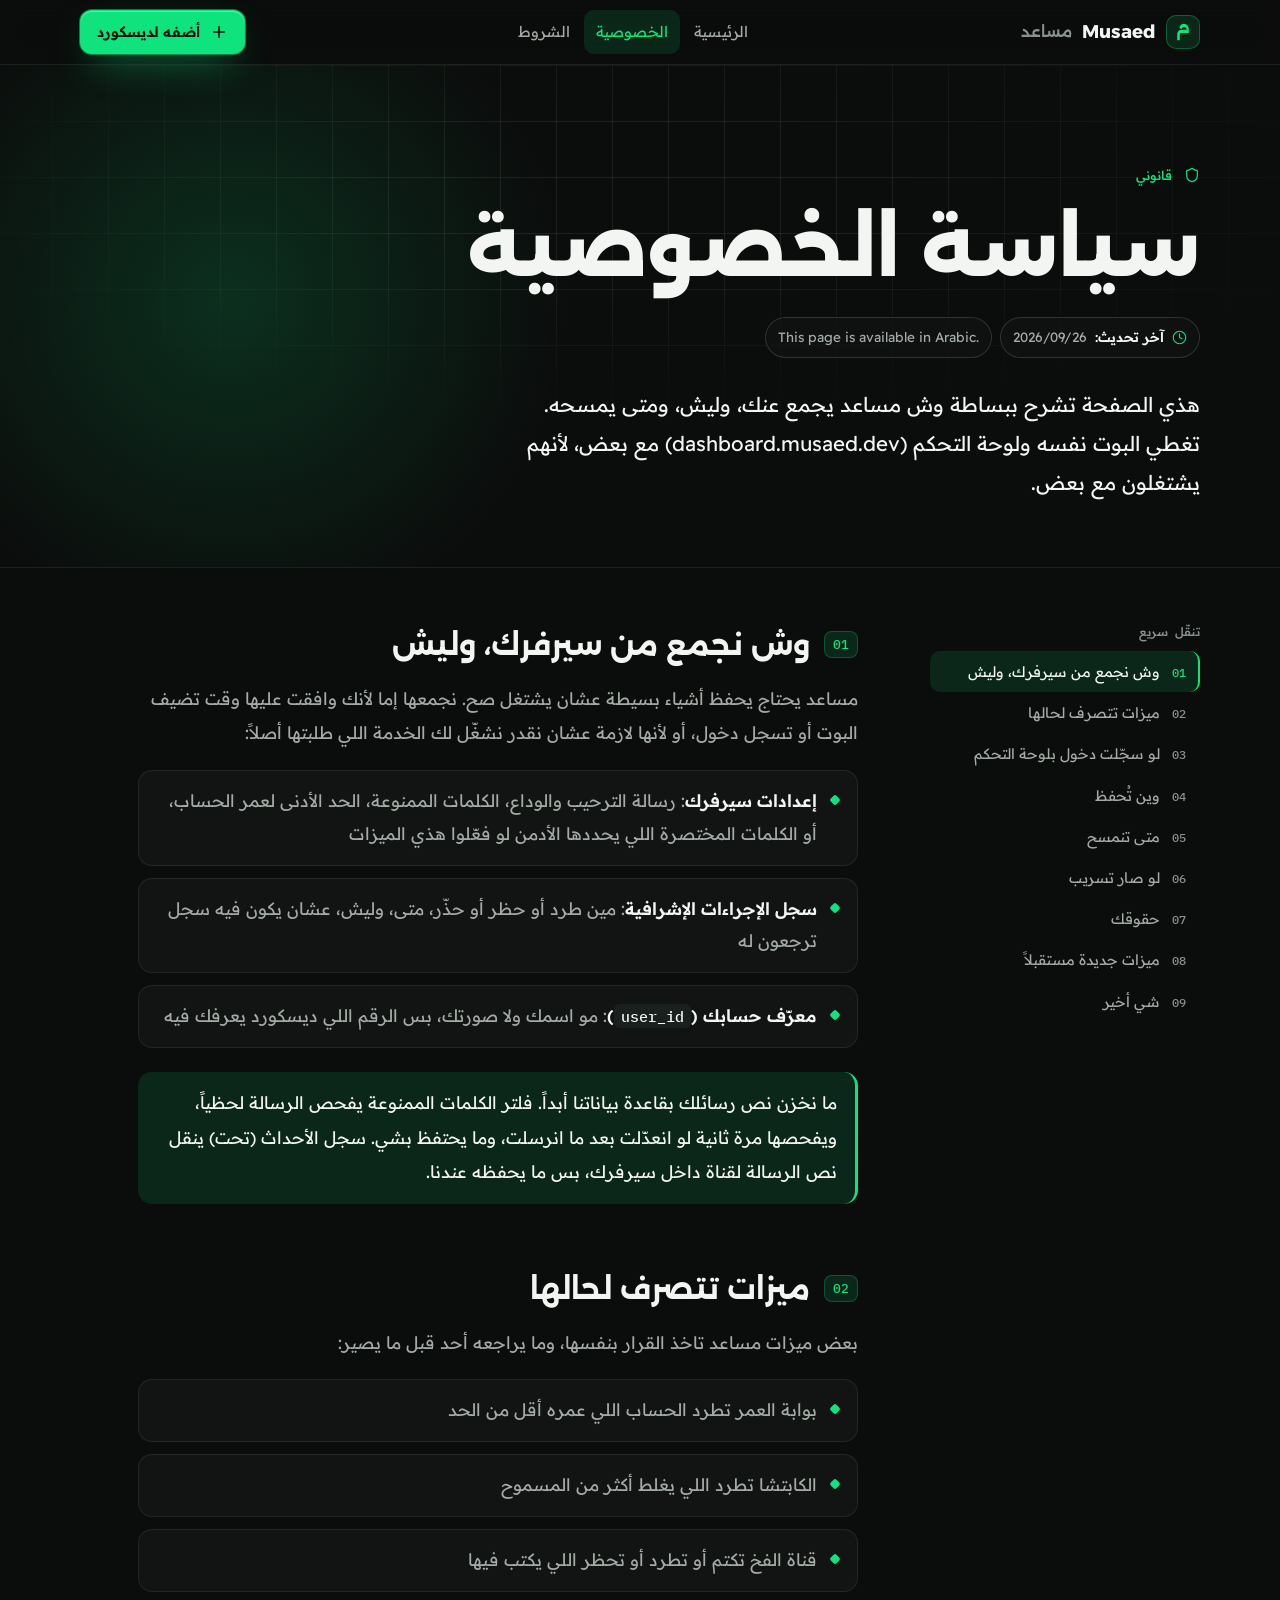
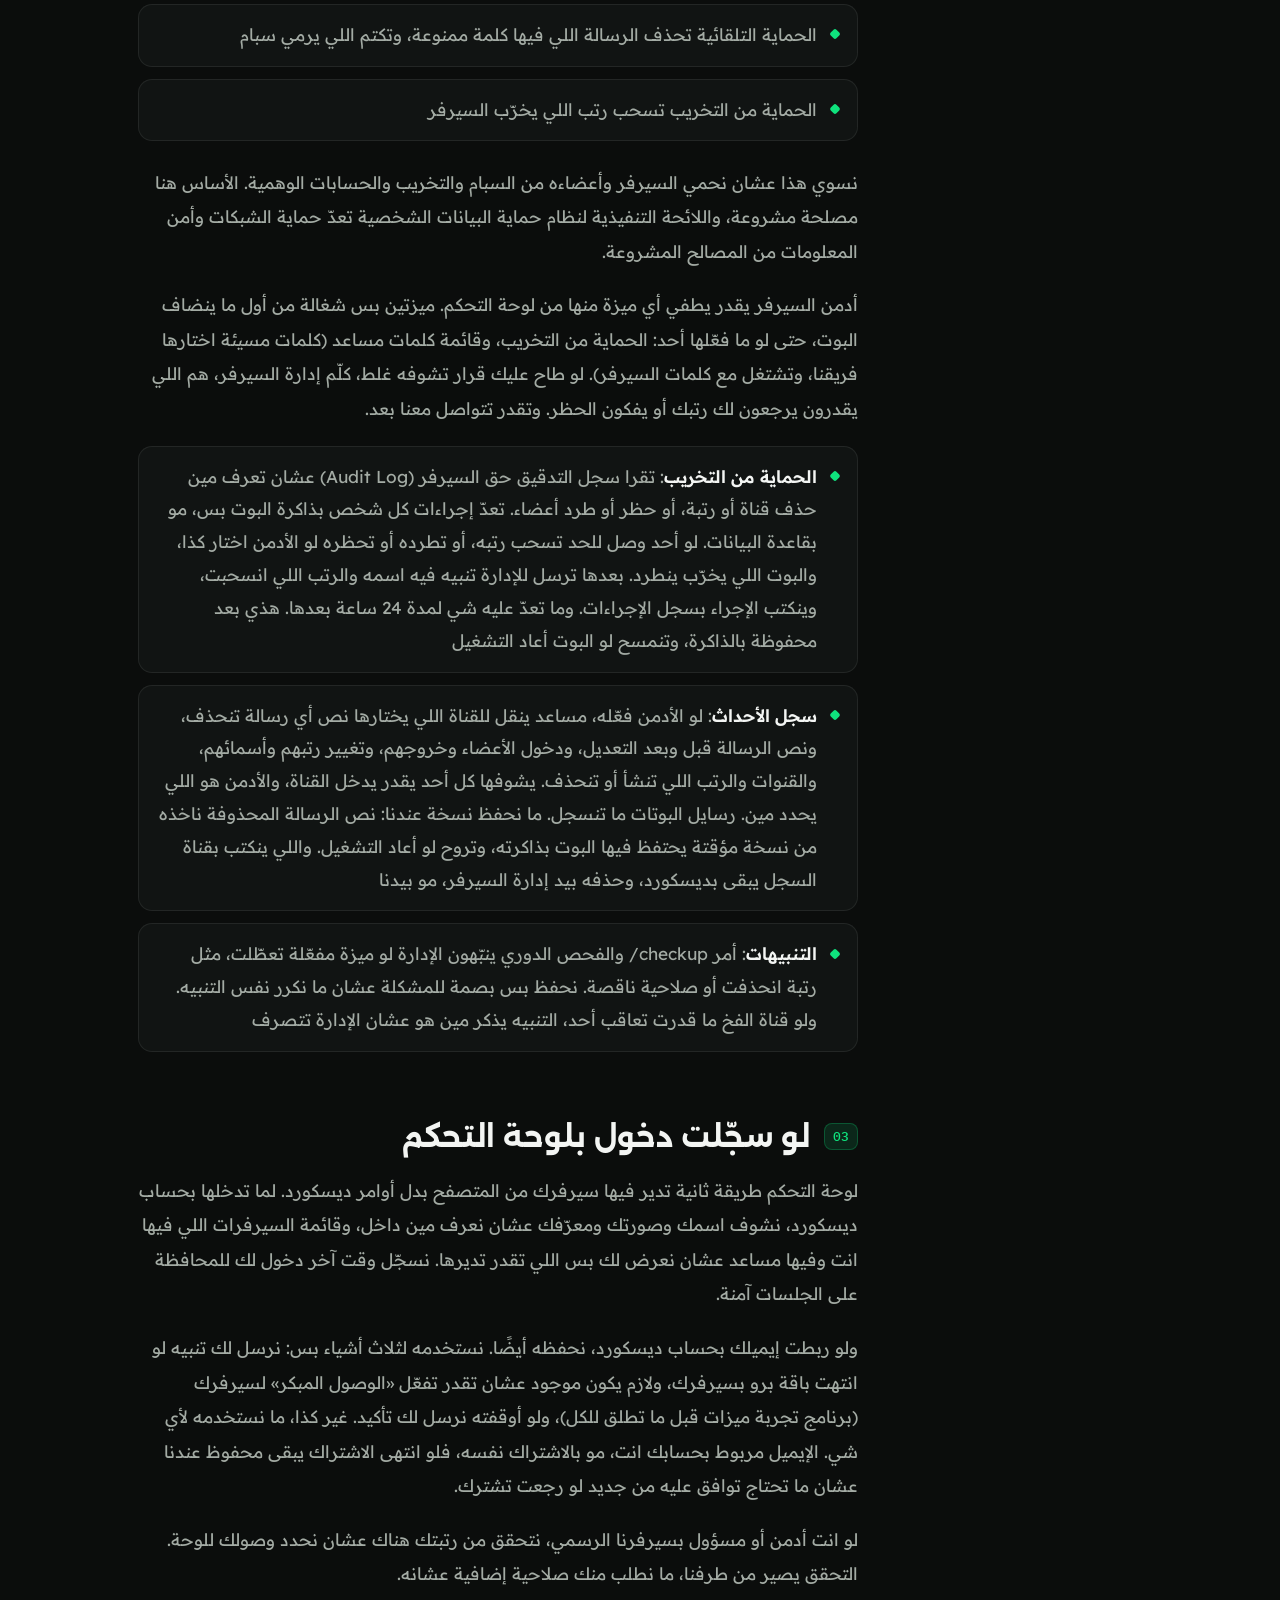
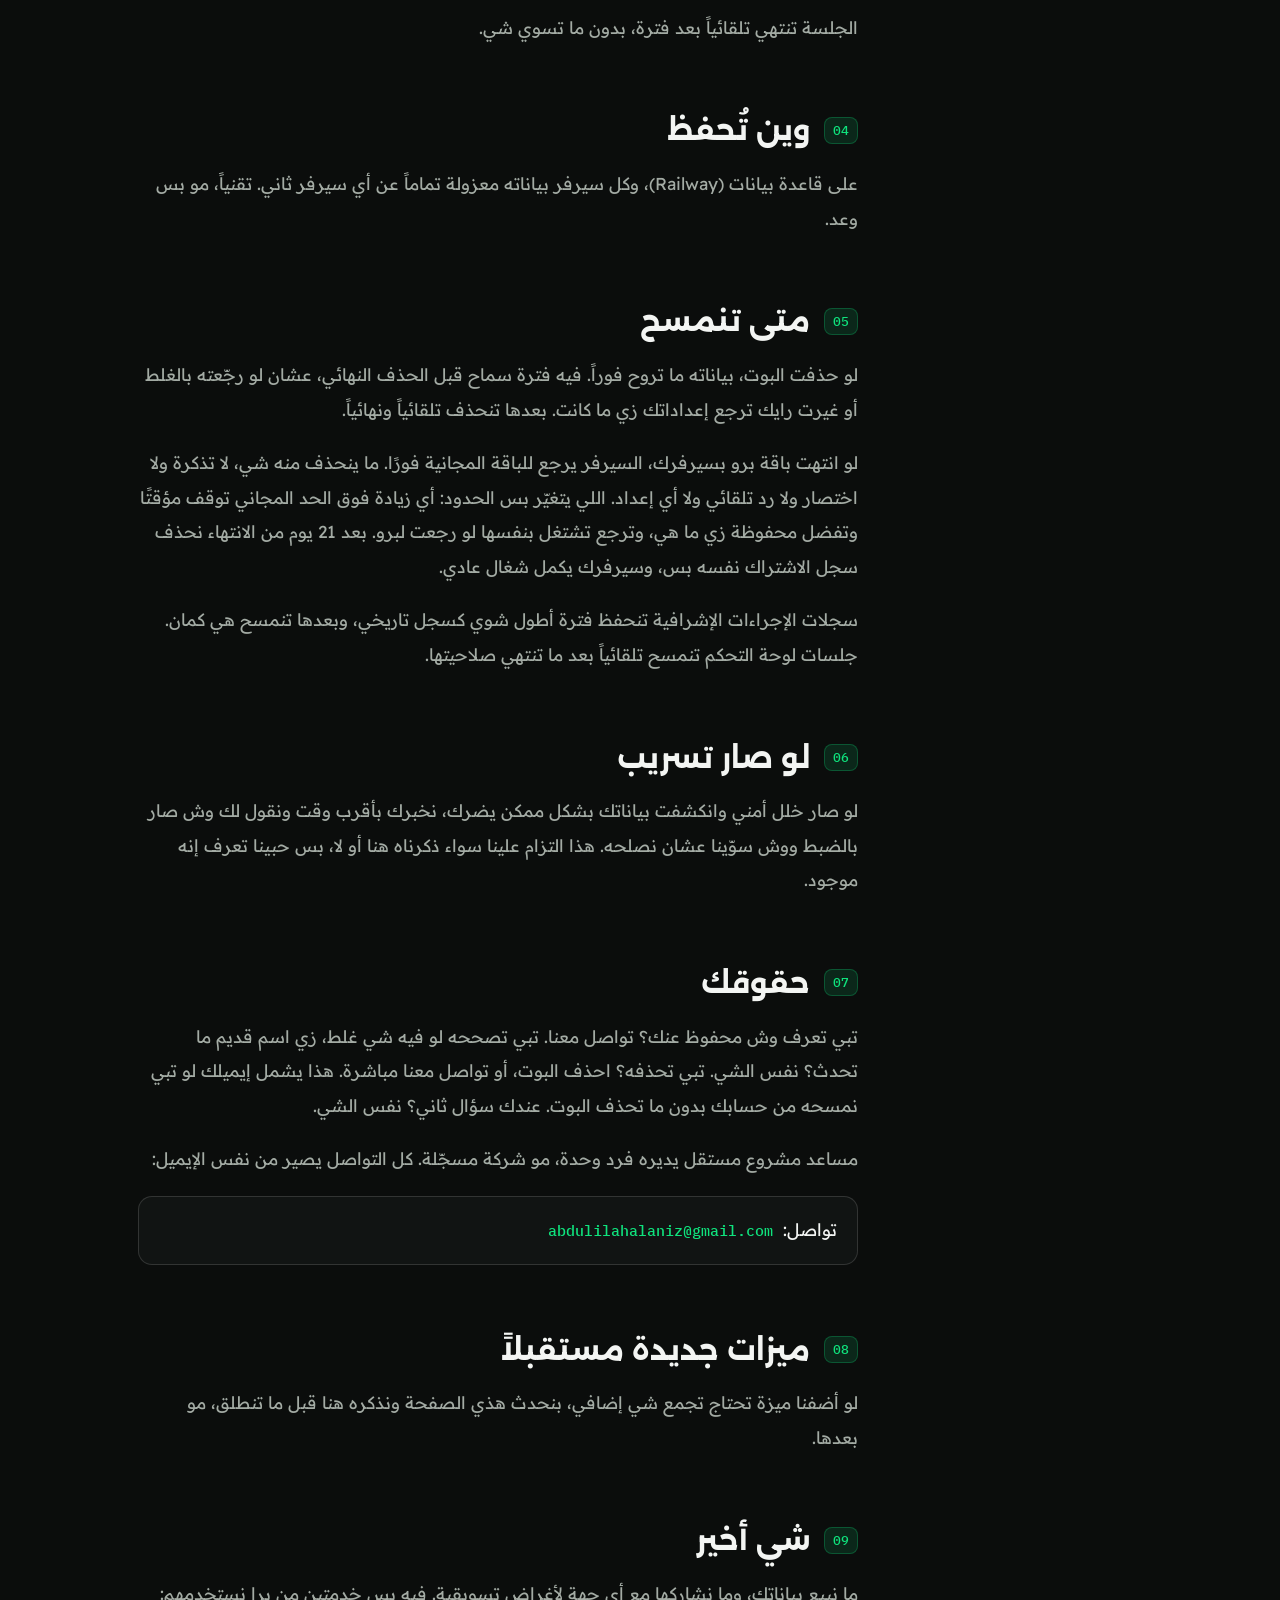
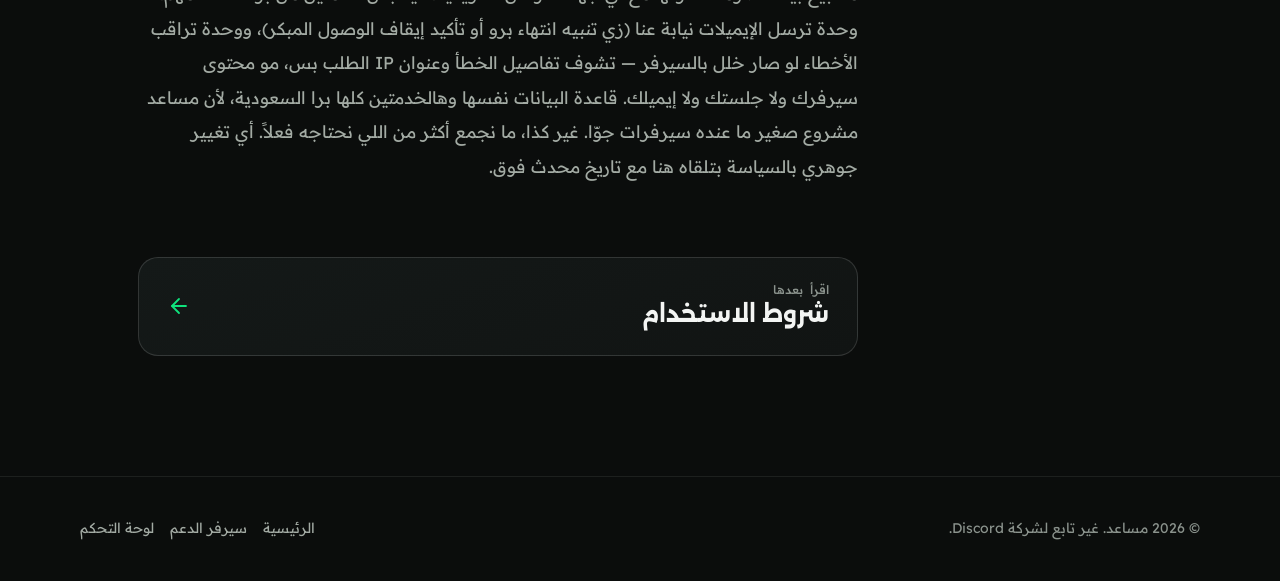
<file: privacy.html>
<!doctype html>
<html lang="ar" dir="rtl">
<head>
  <meta charset="utf-8">
  <meta name="viewport" content="width=device-width, initial-scale=1">
  <title>سياسة الخصوصية | مساعد</title>
  <meta name="description" content="سياسة خصوصية مساعد: وش نجمع، ليش، وين ينحفظ، ومتى ينمسح.">
  <meta name="theme-color" content="#0b0d0c">
  <link rel="icon" href="assets/Pics/musaed-favicon.svg" type="image/svg+xml">
  <link rel="alternate icon" href="assets/Pics/musaed-favicon.png" type="image/png">
  <link rel="apple-touch-icon" href="assets/Pics/musaed-avatar.png">
  <link rel="canonical" href="https://musaed.dev/privacy.html">
  <meta property="og:type" content="website">
  <meta property="og:site_name" content="Musaed">
  <meta property="og:locale" content="ar_SA">
  <meta property="og:url" content="https://musaed.dev/privacy.html">
  <meta property="og:title" content="سياسة الخصوصية | مساعد">
  <meta property="og:description" content="سياسة خصوصية مساعد: وش نجمع، ليش، وين ينحفظ، ومتى ينمسح.">
  <meta property="og:image" content="https://musaed.dev/assets/Pics/musaed-banner.png">
  <meta name="twitter:card" content="summary_large_image">
  <meta name="twitter:title" content="سياسة الخصوصية | مساعد">
  <meta name="twitter:description" content="سياسة خصوصية مساعد: وش نجمع، ليش، وين ينحفظ، ومتى ينمسح.">
  <meta name="twitter:image" content="https://musaed.dev/assets/Pics/musaed-banner.png">
  <link rel="preload" href="assets/fonts/alexandria-arabic.woff2" as="font" type="font/woff2" crossorigin>
  <link rel="preload" href="assets/fonts/readexpro-arabic.woff2" as="font" type="font/woff2" crossorigin>
  <link rel="stylesheet" href="assets/css/styles.css?v=8">
  <link rel="stylesheet" href="assets/css/legal.css?v=2">
  <script src="assets/js/legal.js?v=1" defer></script>
</head>
<body class="legal-page">
  <a class="skip" href="#main">تخطَّ إلى المحتوى</a>
  <div class="lg-progress" aria-hidden="true"><i></i></div>

  <svg width="0" height="0" style="position:absolute" aria-hidden="true" focusable="false">
    <symbol id="glyph" viewBox="0 0 1024 1024"><path fill="currentColor" d="M242 655.5Q242 405.5 462 405.5H681Q677 346.5 644.5 313.5Q612 280.5 563 280.5Q513 280.5 487.5 305Q462 329.5 453 367.5L344 332.5Q353 274.5 375.5 235.5Q398 196.5 428.5 173.5Q459 150.5 493.5 140.5Q528 130.5 561 130.5Q663 130.5 722.5 208Q782 285.5 782 428.5V555.5H462Q432 555.5 412.5 560Q393 564.5 382 575.5Q371 586.5 366.5 606Q362 625.5 362 655.5V893.5H242Z"/></symbol>
    <symbol id="i-plus" viewBox="0 0 24 24"><path d="M5 12h14"/><path d="M12 5v14"/></symbol>
    <symbol id="i-arrow" viewBox="0 0 24 24"><path d="M5 12h14"/><path d="m12 5 7 7-7 7"/></symbol>
    <symbol id="i-up" viewBox="0 0 24 24"><path d="m5 12 7-7 7 7"/><path d="M12 19V5"/></symbol>
    <symbol id="i-clock" viewBox="0 0 24 24"><circle cx="12" cy="12" r="10"/><path d="M12 6v6l4 2"/></symbol>
    <symbol id="i-shield" viewBox="0 0 24 24"><path d="M20 13c0 5-3.5 7.5-7.66 8.95a1 1 0 0 1-.67-.01C7.5 20.5 4 18 4 13V6a1 1 0 0 1 1-1c2 0 4.5-1.2 6.24-2.72a1.17 1.17 0 0 1 1.52 0C14.51 3.81 17 5 19 5a1 1 0 0 1 1 1z"/></symbol>
  </svg>

  <header class="lg-bar">
    <div class="lg-bar-in">
      <a href="index.html" class="brand" aria-label="مساعد، الرئيسية">
        <span class="brand-mark"><svg aria-hidden="true"><use href="#glyph"/></svg></span>
        <span class="brand-name">Musaed</span><span class="brand-ar" aria-hidden="true">مساعد</span>
      </a>
      <nav class="lg-links" aria-label="صفحات">
        <a href="index.html">الرئيسية</a>
        <a href="privacy.html" aria-current="page">الخصوصية</a>
        <a href="terms.html">الشروط</a>
      </nav>
      <a class="btn btn-primary btn-sm lg-add" href="https://discord.com/oauth2/authorize?client_id=1341863717247258655&amp;permissions=8&amp;integration_type=0&amp;scope=bot+applications.commands" target="_blank" rel="noopener"><svg class="i" aria-hidden="true"><use href="#i-plus"/></svg>أضفه لديسكورد</a>
    </div>
  </header>

  <main id="main">
    <section class="lg-hero">
      <div class="hero-bg" aria-hidden="true"><div class="grid"></div><div class="aurora"></div></div>
      <div class="wrap">
        <p class="eyebrow"><svg class="i" aria-hidden="true"><use href="#i-shield"/></svg>قانوني</p>
        <h1 class="lg-title">سياسة الخصوصية</h1>
        <div class="lg-meta">
          <span class="lg-chip"><svg class="i" aria-hidden="true"><use href="#i-clock"/></svg><strong>آخر تحديث:</strong> <bdi>2026/09/26</bdi></span>
          <span class="lg-chip" lang="en" dir="ltr">This page is available in Arabic.</span>
        </div>
        <p class="lg-lede">
          هذي الصفحة تشرح ببساطة وش مساعد يجمع عنك، وليش، ومتى يمسحه. تغطي البوت نفسه
          ولوحة التحكم (dashboard.musaed.dev) مع بعض، لأنهم يشتغلون مع بعض.
        </p>
      </div>
    </section>

    <div class="wrap lg-layout">
      <nav class="lg-toc" aria-label="محتويات الصفحة">
        <p class="lg-toc-label">تنقّل سريع</p>
        <ol>
          <li><a href="#collect">وش نجمع من سيرفرك، وليش</a></li>
          <li><a href="#automatic">ميزات تتصرف لحالها</a></li>
          <li><a href="#dashboard-login">لو سجّلت دخول بلوحة التحكم</a></li>
          <li><a href="#stored">وين تُحفظ</a></li>
          <li><a href="#deletion">متى تنمسح</a></li>
          <li><a href="#breach">لو صار تسريب</a></li>
          <li><a href="#rights">حقوقك</a></li>
          <li><a href="#future">ميزات جديدة مستقبلاً</a></li>
          <li><a href="#final">شي أخير</a></li>
        </ol>
      </nav>

      <article class="lg-body">
        <h2 id="collect"><span class="n">01</span>وش نجمع من سيرفرك، وليش</h2>
        <p>
          مساعد يحتاج يحفظ أشياء بسيطة عشان يشتغل صح. نجمعها إما لأنك وافقت عليها وقت
          تضيف البوت أو تسجل دخول، أو لأنها لازمة عشان نقدر نشغّل لك الخدمة اللي
          طلبتها أصلاً:
        </p>
        <ul>
          <li>
            <strong>إعدادات سيرفرك</strong>: رسالة الترحيب والوداع، الكلمات الممنوعة، الحد الأدنى
            لعمر الحساب، أو الكلمات المختصرة اللي يحددها الأدمن لو فعّلوا هذي الميزات
          </li>
          <li>
            <strong>سجل الإجراءات الإشرافية</strong>: مين طرد أو حظر أو حذّر، متى، وليش،
            عشان يكون فيه سجل ترجعون له
          </li>
          <li>
            <strong>معرّف حسابك (<code dir="ltr">user_id</code>)</strong>: مو اسمك ولا
            صورتك، بس الرقم اللي ديسكورد يعرفك فيه
          </li>
        </ul>
        <p class="lg-note">
          ما نخزن نص رسائلك بقاعدة بياناتنا أبداً. فلتر الكلمات الممنوعة يفحص الرسالة لحظياً،
          ويفحصها مرة ثانية لو انعدّلت بعد ما انرسلت، وما يحتفظ بشي. سجل الأحداث (تحت) ينقل
          نص الرسالة لقناة داخل سيرفرك، بس ما يحفظه عندنا.
        </p>

        <h2 id="automatic"><span class="n">02</span>ميزات تتصرف لحالها</h2>
        <p>
          بعض ميزات مساعد تاخذ القرار بنفسها، وما يراجعه أحد قبل ما يصير:
        </p>
        <ul>
          <li>بوابة العمر تطرد الحساب اللي عمره أقل من الحد</li>
          <li>الكابتشا تطرد اللي يغلط أكثر من المسموح</li>
          <li>قناة الفخ تكتم أو تطرد أو تحظر اللي يكتب فيها</li>
          <li>الحماية التلقائية تحذف الرسالة اللي فيها كلمة ممنوعة، وتكتم اللي يرمي سبام</li>
          <li>الحماية من التخريب تسحب رتب اللي يخرّب السيرفر</li>
        </ul>
        <p>
          نسوي هذا عشان نحمي السيرفر وأعضاءه من السبام والتخريب والحسابات الوهمية. الأساس
          هنا مصلحة مشروعة، واللائحة التنفيذية لنظام حماية البيانات الشخصية تعدّ حماية
          الشبكات وأمن المعلومات من المصالح المشروعة.
        </p>
        <p>
          أدمن السيرفر يقدر يطفي أي ميزة منها من لوحة التحكم. ميزتين بس شغالة من أول ما
          ينضاف البوت، حتى لو ما فعّلها أحد: الحماية من التخريب، وقائمة كلمات مساعد (كلمات
          مسيئة اختارها فريقنا، وتشتغل مع كلمات السيرفر). لو طاح عليك قرار تشوفه غلط، كلّم
          إدارة السيرفر، هم اللي يقدرون يرجعون لك رتبك أو يفكون الحظر. وتقدر تتواصل معنا بعد.
        </p>
        <ul>
          <li>
            <strong>الحماية من التخريب</strong>: تقرا سجل التدقيق حق السيرفر (Audit Log)
            عشان تعرف مين حذف قناة أو رتبة، أو حظر أو طرد أعضاء. تعدّ إجراءات كل شخص بذاكرة
            البوت بس، مو بقاعدة البيانات. لو أحد وصل للحد تسحب رتبه، أو تطرده أو تحظره لو
            الأدمن اختار كذا، والبوت اللي يخرّب ينطرد. بعدها ترسل للإدارة تنبيه فيه اسمه
            والرتب اللي انسحبت، وينكتب الإجراء بسجل الإجراءات. وما تعدّ عليه شي لمدة
            <bdi>24</bdi> ساعة بعدها. هذي بعد محفوظة بالذاكرة، وتنمسح لو البوت أعاد التشغيل
          </li>
          <li>
            <strong>سجل الأحداث</strong>: لو الأدمن فعّله، مساعد ينقل للقناة اللي يختارها نص أي
            رسالة تنحذف، ونص الرسالة قبل وبعد التعديل، ودخول الأعضاء وخروجهم، وتغيير رتبهم
            وأسمائهم، والقنوات والرتب اللي تنشأ أو تنحذف. يشوفها كل أحد يقدر يدخل القناة،
            والأدمن هو اللي يحدد مين. رسايل البوتات ما تنسجل. ما نحفظ نسخة عندنا: نص الرسالة
            المحذوفة ناخذه من نسخة مؤقتة يحتفظ فيها البوت بذاكرته، وتروح لو أعاد التشغيل.
            واللي ينكتب بقناة السجل يبقى بديسكورد، وحذفه بيد إدارة السيرفر، مو بيدنا
          </li>
          <li>
            <strong>التنبيهات</strong>: أمر <bdi dir="ltr">/checkup</bdi> والفحص الدوري
            ينبّهون الإدارة لو ميزة مفعّلة تعطّلت، مثل رتبة انحذفت أو صلاحية ناقصة. نحفظ بس
            بصمة للمشكلة عشان ما نكرر نفس التنبيه. ولو قناة الفخ ما قدرت تعاقب أحد، التنبيه
            يذكر مين هو عشان الإدارة تتصرف
          </li>
        </ul>

        <h2 id="dashboard-login"><span class="n">03</span>لو سجّلت دخول بلوحة التحكم</h2>
        <p>
          لوحة التحكم طريقة ثانية تدير فيها سيرفرك من المتصفح بدل أوامر ديسكورد. لما تدخلها
          بحساب ديسكورد، نشوف اسمك وصورتك ومعرّفك عشان نعرف مين داخل، وقائمة السيرفرات اللي
          فيها انت وفيها مساعد عشان نعرض لك بس اللي تقدر تديرها. نسجّل وقت آخر دخول لك
          للمحافظة على الجلسات آمنة.
        </p>
        <p>
          ولو ربطت إيميلك بحساب ديسكورد، نحفظه أيضًا. نستخدمه لثلاث أشياء بس: نرسل لك
          تنبيه لو انتهت باقة برو بسيرفرك، ولازم يكون موجود عشان تقدر تفعّل «الوصول
          المبكر» لسيرفرك (برنامج تجربة ميزات قبل ما تطلق للكل)، ولو أوقفته نرسل لك
          تأكيد. غير كذا، ما نستخدمه لأي شي. الإيميل مربوط بحسابك انت، مو بالاشتراك
          نفسه، فلو انتهى الاشتراك يبقى محفوظ عندنا عشان ما تحتاج توافق عليه من جديد
          لو رجعت تشترك.
        </p>
        <p>
          لو انت أدمن أو مسؤول بسيرفرنا الرسمي، نتحقق من رتبتك هناك عشان نحدد وصولك للوحة.
          التحقق يصير من طرفنا، ما نطلب منك صلاحية إضافية عشانه.
        </p>
        <p>
          الجلسة تنتهي تلقائياً بعد فترة، بدون ما تسوي شي.
        </p>

        <h2 id="stored"><span class="n">04</span>وين تُحفظ</h2>
        <p>
          على قاعدة بيانات (Railway)، وكل سيرفر بياناته معزولة تماماً عن أي سيرفر ثاني.
          تقنياً، مو بس وعد.
        </p>

        <h2 id="deletion"><span class="n">05</span>متى تنمسح</h2>
        <p>
          لو حذفت البوت، بياناته ما تروح فوراً. فيه فترة سماح قبل الحذف النهائي، عشان لو
          رجّعته بالغلط أو غيرت رايك ترجع إعداداتك زي ما كانت. بعدها تنحذف تلقائياً
          ونهائياً.
        </p>
        <p>
          لو انتهت باقة برو بسيرفرك، السيرفر يرجع للباقة المجانية فورًا. ما ينحذف منه شي،
          لا تذكرة ولا اختصار ولا رد تلقائي ولا أي إعداد. اللي يتغيّر بس الحدود: أي زيادة
          فوق الحد المجاني توقف مؤقتًا وتفضل محفوظة زي ما هي، وترجع تشتغل بنفسها لو رجعت
          لبرو. بعد <bdi>21</bdi> يوم من الانتهاء نحذف سجل الاشتراك نفسه بس، وسيرفرك يكمل
          شغال عادي.
        </p>
        <p>
          سجلات الإجراءات الإشرافية تنحفظ فترة أطول شوي كسجل تاريخي، وبعدها تنمسح هي كمان.
          جلسات لوحة التحكم تنمسح تلقائياً بعد ما تنتهي صلاحيتها.
        </p>

        <h2 id="breach"><span class="n">06</span>لو صار تسريب</h2>
        <p>
          لو صار خلل أمني وانكشفت بياناتك بشكل ممكن يضرك، نخبرك بأقرب وقت ونقول لك وش
          صار بالضبط ووش سوّينا عشان نصلحه. هذا التزام علينا سواء ذكرناه هنا أو لا، بس
          حبينا تعرف إنه موجود.
        </p>

        <h2 id="rights"><span class="n">07</span>حقوقك</h2>
        <p>
          تبي تعرف وش محفوظ عنك؟ تواصل معنا. تبي تصححه لو فيه شي غلط، زي اسم قديم ما
          تحدث؟ نفس الشي. تبي تحذفه؟ احذف البوت، أو تواصل معنا مباشرة. هذا يشمل
          إيميلك لو تبي نمسحه من حسابك بدون ما تحذف البوت. عندك سؤال ثاني؟ نفس الشي.
        </p>
        <p>
          مساعد مشروع مستقل يديره فرد وحدة، مو شركة مسجّلة. كل التواصل يصير من نفس
          الإيميل:
        </p>
        <p class="lg-contact">
          تواصل:
          <a href="&#109;&#97;&#105;&#108;&#116;&#111;&#58;&#97;&#98;&#100;&#117;&#108;&#105;&#108;&#97;&#104;&#97;&#108;&#97;&#110;&#105;&#122;&#64;&#103;&#109;&#97;&#105;&#108;&#46;&#99;&#111;&#109;"><bdi>&#97;&#98;&#100;&#117;&#108;&#105;&#108;&#97;&#104;&#97;&#108;&#97;&#110;&#105;&#122;&#64;&#103;&#109;&#97;&#105;&#108;&#46;&#99;&#111;&#109;</bdi></a>
        </p>

        <h2 id="future"><span class="n">08</span>ميزات جديدة مستقبلاً</h2>
        <p>
          لو أضفنا ميزة تحتاج تجمع شي إضافي، بنحدث هذي الصفحة ونذكره هنا قبل ما تنطلق، مو
          بعدها.
        </p>

        <h2 id="final"><span class="n">09</span>شي أخير</h2>
        <p>
          ما نبيع بياناتك، وما نشاركها مع أي جهة لأغراض تسويقية. فيه بس خدمتين من برا
          نستخدمهم: وحدة ترسل الإيميلات نيابة عنا (زي تنبيه انتهاء برو أو تأكيد
          إيقاف الوصول المبكر)، ووحدة تراقب الأخطاء لو صار خلل بالسيرفر — تشوف
          تفاصيل الخطأ وعنوان IP الطلب بس، مو محتوى سيرفرك ولا جلستك ولا إيميلك.
          قاعدة البيانات نفسها وهالخدمتين كلها برا السعودية، لأن مساعد مشروع صغير
          ما عنده سيرفرات جوّا. غير كذا، ما نجمع أكثر من اللي نحتاجه فعلاً. أي تغيير جوهري
          بالسياسة بتلقاه هنا مع تاريخ محدث فوق.
        </p>

        <a class="lg-next" href="terms.html">
          <span>
            <span class="lg-next-label">اقرأ بعدها</span>
            <span class="lg-next-title">شروط الاستخدام</span>
          </span>
          <svg class="i i-arrow" aria-hidden="true"><use href="#i-arrow"/></svg>
        </a>
      </article>
    </div>
  </main>

  <footer class="lg-foot">
    <div class="wrap lg-foot-in">
      <span>© 2026 مساعد. غير تابع لشركة Discord.</span>
      <nav aria-label="روابط">
        <a href="index.html">الرئيسية</a>
        <a href="https://discord.gg/CcwRT6K5qv" target="_blank" rel="noopener">سيرفر الدعم</a>
        <a href="https://dashboard.musaed.dev/auth/login" target="_blank" rel="noopener">لوحة التحكم</a>
      </nav>
    </div>
  </footer>

  <button class="lg-top" type="button" aria-label="ارجع لفوق"><svg class="i" aria-hidden="true"><use href="#i-up"/></svg></button>
</body>
</html>
</file>
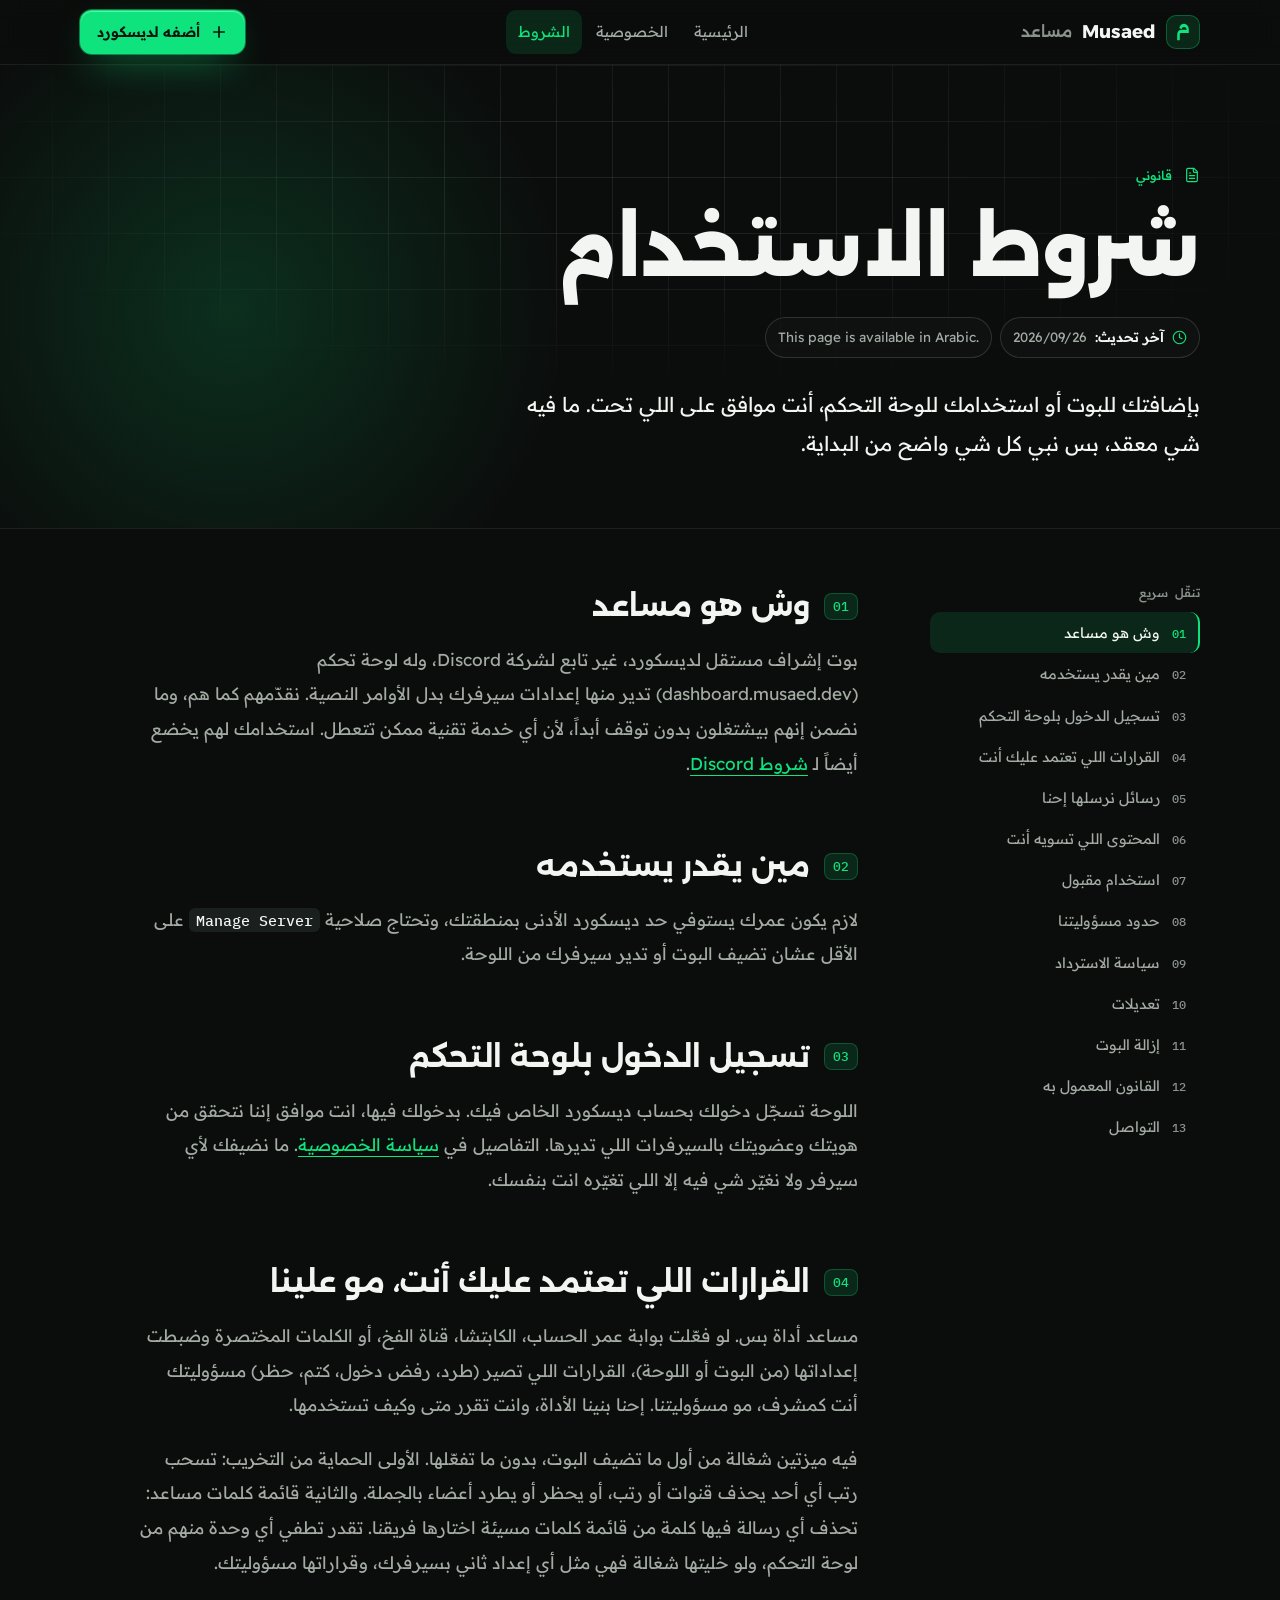
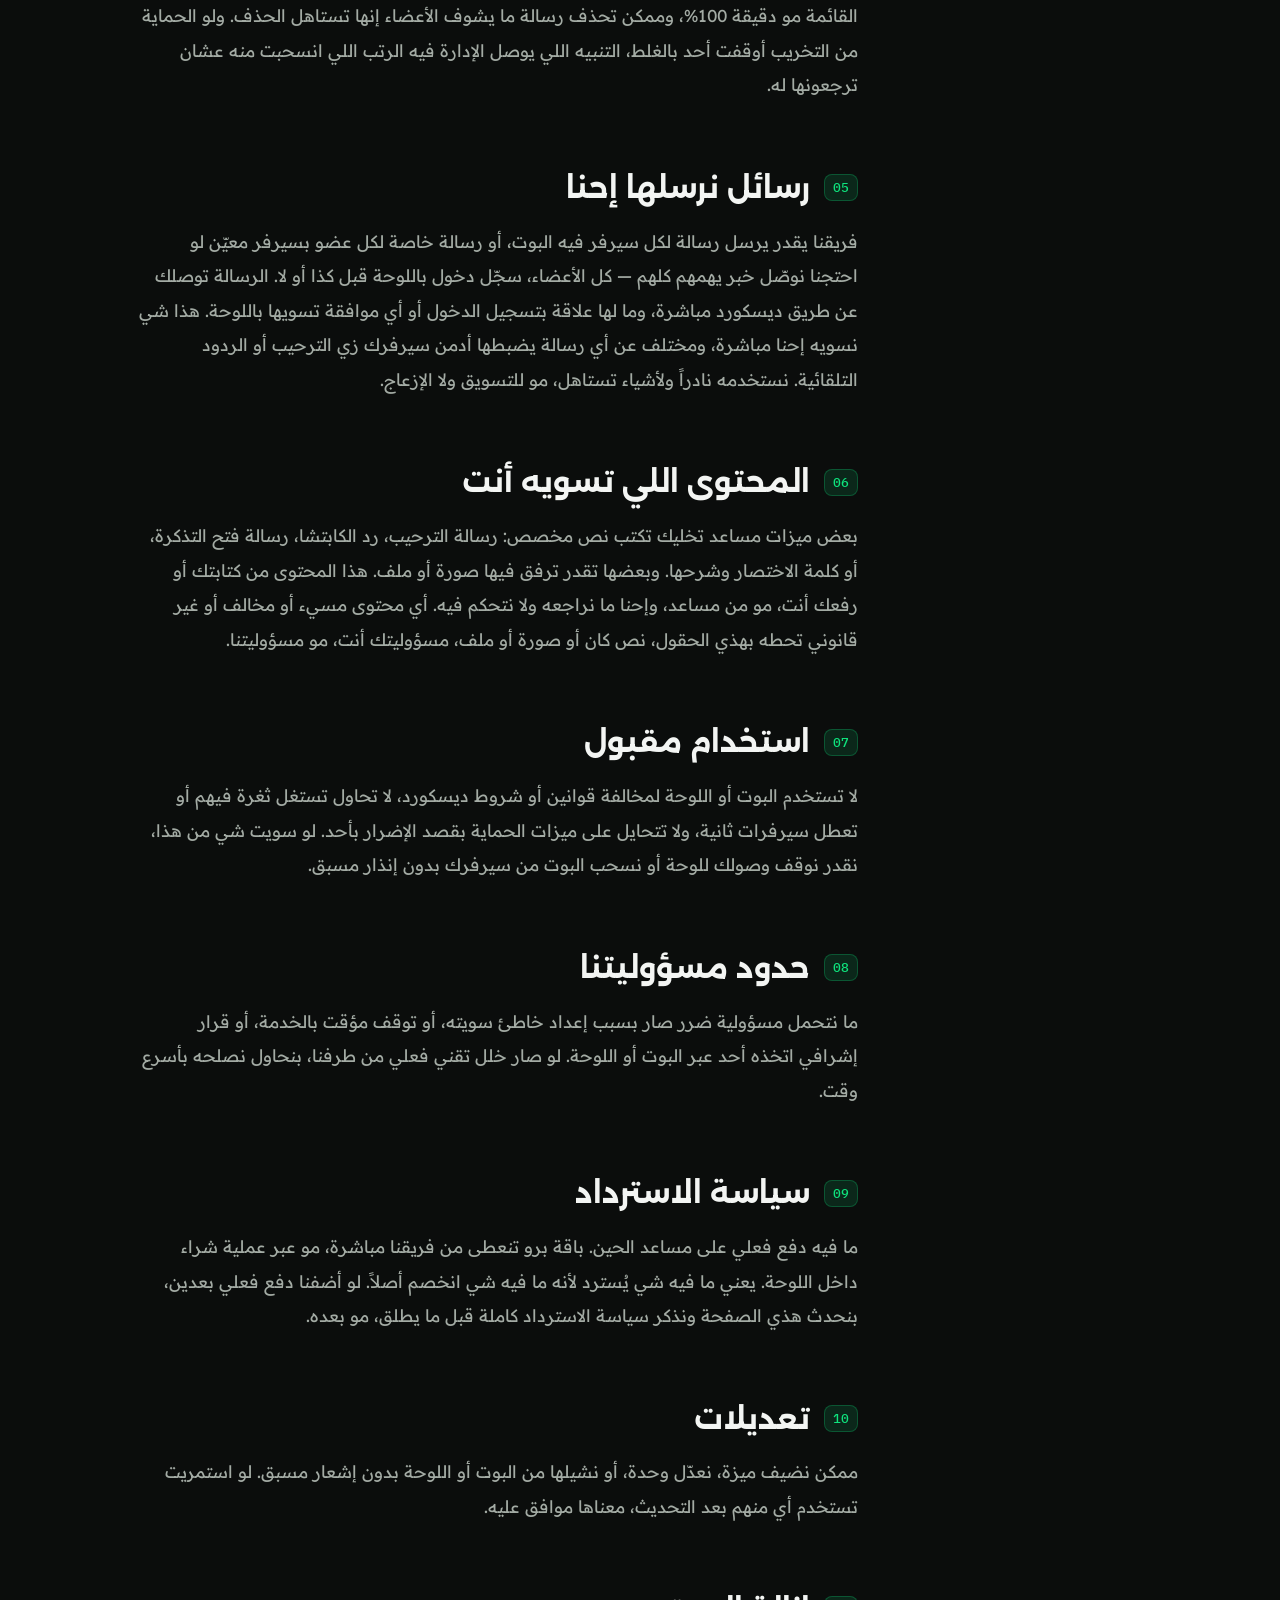
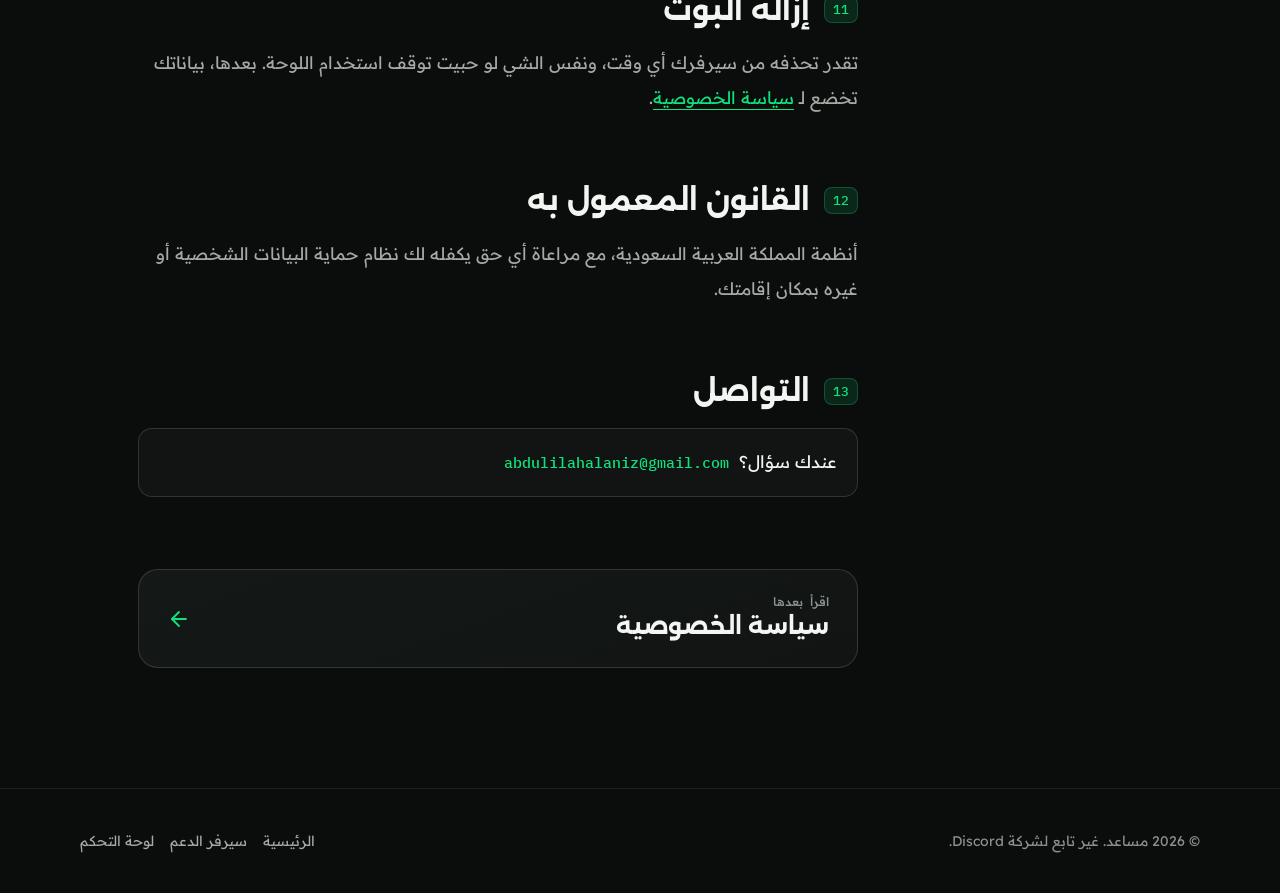
<file: terms.html>
<!doctype html>
<html lang="ar" dir="rtl">
<head>
  <meta charset="utf-8">
  <meta name="viewport" content="width=device-width, initial-scale=1">
  <title>شروط الاستخدام | مساعد</title>
  <meta name="description" content="شروط استخدام مساعد: وش هو البوت، مين يقدر يستخدمه، وحدود المسؤولية.">
  <meta name="theme-color" content="#0b0d0c">
  <link rel="icon" href="assets/Pics/musaed-favicon.svg" type="image/svg+xml">
  <link rel="alternate icon" href="assets/Pics/musaed-favicon.png" type="image/png">
  <link rel="apple-touch-icon" href="assets/Pics/musaed-avatar.png">
  <link rel="canonical" href="https://musaed.dev/terms.html">
  <meta property="og:type" content="website">
  <meta property="og:site_name" content="Musaed">
  <meta property="og:locale" content="ar_SA">
  <meta property="og:url" content="https://musaed.dev/terms.html">
  <meta property="og:title" content="شروط الاستخدام | مساعد">
  <meta property="og:description" content="شروط استخدام مساعد: وش هو البوت، مين يقدر يستخدمه، وحدود المسؤولية.">
  <meta property="og:image" content="https://musaed.dev/assets/Pics/musaed-banner.png">
  <meta name="twitter:card" content="summary_large_image">
  <meta name="twitter:title" content="شروط الاستخدام | مساعد">
  <meta name="twitter:description" content="شروط استخدام مساعد: وش هو البوت، مين يقدر يستخدمه، وحدود المسؤولية.">
  <meta name="twitter:image" content="https://musaed.dev/assets/Pics/musaed-banner.png">
  <link rel="preload" href="assets/fonts/alexandria-arabic.woff2" as="font" type="font/woff2" crossorigin>
  <link rel="preload" href="assets/fonts/readexpro-arabic.woff2" as="font" type="font/woff2" crossorigin>
  <link rel="stylesheet" href="assets/css/styles.css?v=8">
  <link rel="stylesheet" href="assets/css/legal.css?v=2">
  <script src="assets/js/legal.js?v=1" defer></script>
</head>
<body class="legal-page">
  <a class="skip" href="#main">تخطَّ إلى المحتوى</a>
  <div class="lg-progress" aria-hidden="true"><i></i></div>

  <svg width="0" height="0" style="position:absolute" aria-hidden="true" focusable="false">
    <symbol id="glyph" viewBox="0 0 1024 1024"><path fill="currentColor" d="M242 655.5Q242 405.5 462 405.5H681Q677 346.5 644.5 313.5Q612 280.5 563 280.5Q513 280.5 487.5 305Q462 329.5 453 367.5L344 332.5Q353 274.5 375.5 235.5Q398 196.5 428.5 173.5Q459 150.5 493.5 140.5Q528 130.5 561 130.5Q663 130.5 722.5 208Q782 285.5 782 428.5V555.5H462Q432 555.5 412.5 560Q393 564.5 382 575.5Q371 586.5 366.5 606Q362 625.5 362 655.5V893.5H242Z"/></symbol>
    <symbol id="i-plus" viewBox="0 0 24 24"><path d="M5 12h14"/><path d="M12 5v14"/></symbol>
    <symbol id="i-arrow" viewBox="0 0 24 24"><path d="M5 12h14"/><path d="m12 5 7 7-7 7"/></symbol>
    <symbol id="i-up" viewBox="0 0 24 24"><path d="m5 12 7-7 7 7"/><path d="M12 19V5"/></symbol>
    <symbol id="i-clock" viewBox="0 0 24 24"><circle cx="12" cy="12" r="10"/><path d="M12 6v6l4 2"/></symbol>
    <symbol id="i-file" viewBox="0 0 24 24"><path d="M15 2H6a2 2 0 0 0-2 2v16a2 2 0 0 0 2 2h12a2 2 0 0 0 2-2V7Z"/><path d="M14 2v4a2 2 0 0 0 2 2h4"/><path d="M16 13H8"/><path d="M16 17H8"/><path d="M10 9H8"/></symbol>
  </svg>

  <header class="lg-bar">
    <div class="lg-bar-in">
      <a href="index.html" class="brand" aria-label="مساعد، الرئيسية">
        <span class="brand-mark"><svg aria-hidden="true"><use href="#glyph"/></svg></span>
        <span class="brand-name">Musaed</span><span class="brand-ar" aria-hidden="true">مساعد</span>
      </a>
      <nav class="lg-links" aria-label="صفحات">
        <a href="index.html">الرئيسية</a>
        <a href="privacy.html">الخصوصية</a>
        <a href="terms.html" aria-current="page">الشروط</a>
      </nav>
      <a class="btn btn-primary btn-sm lg-add" href="https://discord.com/oauth2/authorize?client_id=1341863717247258655&amp;permissions=8&amp;integration_type=0&amp;scope=bot+applications.commands" target="_blank" rel="noopener"><svg class="i" aria-hidden="true"><use href="#i-plus"/></svg>أضفه لديسكورد</a>
    </div>
  </header>

  <main id="main">
    <section class="lg-hero">
      <div class="hero-bg" aria-hidden="true"><div class="grid"></div><div class="aurora"></div></div>
      <div class="wrap">
        <p class="eyebrow"><svg class="i" aria-hidden="true"><use href="#i-file"/></svg>قانوني</p>
        <h1 class="lg-title">شروط الاستخدام</h1>
        <div class="lg-meta">
          <span class="lg-chip"><svg class="i" aria-hidden="true"><use href="#i-clock"/></svg><strong>آخر تحديث:</strong> <bdi>2026/09/26</bdi></span>
          <span class="lg-chip" lang="en" dir="ltr">This page is available in Arabic.</span>
        </div>
        <p class="lg-lede">
          بإضافتك للبوت أو استخدامك للوحة التحكم، أنت موافق على اللي تحت. ما فيه شي معقد،
          بس نبي كل شي واضح من البداية.
        </p>
      </div>
    </section>

    <div class="wrap lg-layout">
      <nav class="lg-toc" aria-label="محتويات الصفحة">
        <p class="lg-toc-label">تنقّل سريع</p>
        <ol>
          <li><a href="#what-is-musaed">وش هو مساعد</a></li>
          <li><a href="#eligibility">مين يقدر يستخدمه</a></li>
          <li><a href="#dashboard-login">تسجيل الدخول بلوحة التحكم</a></li>
          <li><a href="#your-decisions">القرارات اللي تعتمد عليك أنت</a></li>
          <li><a href="#team-messages">رسائل نرسلها إحنا</a></li>
          <li><a href="#your-content">المحتوى اللي تسويه أنت</a></li>
          <li><a href="#acceptable-use">استخدام مقبول</a></li>
          <li><a href="#liability">حدود مسؤوليتنا</a></li>
          <li><a href="#refunds">سياسة الاسترداد</a></li>
          <li><a href="#changes">تعديلات</a></li>
          <li><a href="#removal">إزالة البوت</a></li>
          <li><a href="#governing-law">القانون المعمول به</a></li>
          <li><a href="#contact">التواصل</a></li>
        </ol>
      </nav>

      <article class="lg-body">
        <h2 id="what-is-musaed"><span class="n">01</span>وش هو مساعد</h2>
        <p>
          بوت إشراف مستقل لديسكورد، غير تابع لشركة Discord، وله لوحة تحكم
          (dashboard.musaed.dev) تدير منها إعدادات سيرفرك بدل الأوامر النصية. نقدّمهم كما
          هم، وما نضمن إنهم بيشتغلون بدون توقف أبداً، لأن أي خدمة تقنية ممكن تتعطل. استخدامك
          لهم يخضع أيضاً لـ
          <a href="https://discord.com/terms" target="_blank" rel="noopener noreferrer">شروط Discord</a>.
        </p>

        <h2 id="eligibility"><span class="n">02</span>مين يقدر يستخدمه</h2>
        <p>
          لازم يكون عمرك يستوفي حد ديسكورد الأدنى بمنطقتك، وتحتاج صلاحية
          <code dir="ltr">Manage Server</code> على الأقل عشان تضيف البوت أو تدير سيرفرك
          من اللوحة.
        </p>

        <h2 id="dashboard-login"><span class="n">03</span>تسجيل الدخول بلوحة التحكم</h2>
        <p>
          اللوحة تسجّل دخولك بحساب ديسكورد الخاص فيك. بدخولك فيها، انت موافق إننا نتحقق من
          هويتك وعضويتك بالسيرفرات اللي تديرها. التفاصيل في
          <a href="privacy.html">سياسة الخصوصية</a>. ما نضيفك لأي سيرفر ولا نغيّر شي فيه
          إلا اللي تغيّره انت بنفسك.
        </p>

        <h2 id="your-decisions"><span class="n">04</span>القرارات اللي تعتمد عليك أنت، مو علينا</h2>
        <p>
          مساعد أداة بس. لو فعّلت بوابة عمر الحساب، الكابتشا، قناة الفخ، أو الكلمات المختصرة
          وضبطت إعداداتها (من البوت أو اللوحة)، القرارات اللي تصير (طرد، رفض دخول، كتم، حظر)
          مسؤوليتك أنت كمشرف، مو مسؤوليتنا. إحنا بنينا الأداة، وانت تقرر متى وكيف تستخدمها.
        </p>
        <p>
          فيه ميزتين شغالة من أول ما تضيف البوت، بدون ما تفعّلها. الأولى الحماية من التخريب:
          تسحب رتب أي أحد يحذف قنوات أو رتب، أو يحظر أو يطرد أعضاء بالجملة. والثانية قائمة
          كلمات مساعد: تحذف أي رسالة فيها كلمة من قائمة كلمات مسيئة اختارها فريقنا. تقدر
          تطفي أي وحدة منهم من لوحة التحكم، ولو خليتها شغالة فهي مثل أي إعداد ثاني بسيرفرك،
          وقراراتها مسؤوليتك.
        </p>
        <p>
          القائمة مو دقيقة 100%، وممكن تحذف رسالة ما يشوف الأعضاء إنها تستاهل الحذف. ولو
          الحماية من التخريب أوقفت أحد بالغلط، التنبيه اللي يوصل الإدارة فيه الرتب اللي
          انسحبت منه عشان ترجعونها له.
        </p>

        <h2 id="team-messages"><span class="n">05</span>رسائل نرسلها إحنا</h2>
        <p>
          فريقنا يقدر يرسل رسالة لكل سيرفر فيه البوت، أو رسالة خاصة لكل عضو بسيرفر
          معيّن لو احتجنا نوصّل خبر يهمهم كلهم — كل الأعضاء، سجّل دخول باللوحة قبل
          كذا أو لا. الرسالة توصلك عن طريق ديسكورد مباشرة، وما لها علاقة بتسجيل
          الدخول أو أي موافقة تسويها باللوحة. هذا شي نسويه إحنا مباشرة، ومختلف عن
          أي رسالة يضبطها أدمن سيرفرك زي الترحيب أو الردود التلقائية. نستخدمه
          نادراً ولأشياء تستاهل، مو للتسويق ولا الإزعاج.
        </p>

        <h2 id="your-content"><span class="n">06</span>المحتوى اللي تسويه أنت</h2>
        <p>
          بعض ميزات مساعد تخليك تكتب نص مخصص: رسالة الترحيب، رد الكابتشا، رسالة فتح
          التذكرة، أو كلمة الاختصار وشرحها. وبعضها تقدر ترفق فيها صورة أو ملف. هذا
          المحتوى من كتابتك أو رفعك أنت، مو من مساعد، وإحنا ما نراجعه ولا نتحكم فيه. أي
          محتوى مسيء أو مخالف أو غير قانوني تحطه بهذي الحقول، نص كان أو صورة أو ملف،
          مسؤوليتك أنت، مو مسؤوليتنا.
        </p>

        <h2 id="acceptable-use"><span class="n">07</span>استخدام مقبول</h2>
        <p>
          لا تستخدم البوت أو اللوحة لمخالفة قوانين أو شروط ديسكورد، لا تحاول تستغل ثغرة
          فيهم أو تعطل سيرفرات ثانية، ولا تتحايل على ميزات الحماية بقصد الإضرار بأحد. لو
          سويت شي من هذا، نقدر نوقف وصولك للوحة أو نسحب البوت من سيرفرك بدون إنذار مسبق.
        </p>

        <h2 id="liability"><span class="n">08</span>حدود مسؤوليتنا</h2>
        <p>
          ما نتحمل مسؤولية ضرر صار بسبب إعداد خاطئ سويته، أو توقف مؤقت بالخدمة، أو قرار
          إشرافي اتخذه أحد عبر البوت أو اللوحة. لو صار خلل تقني فعلي من طرفنا، بنحاول
          نصلحه بأسرع وقت.
        </p>

        <h2 id="refunds"><span class="n">09</span>سياسة الاسترداد</h2>
        <p>
          ما فيه دفع فعلي على مساعد الحين. باقة برو تنعطى من فريقنا مباشرة، مو عبر عملية
          شراء داخل اللوحة. يعني ما فيه شي يُسترد لأنه ما فيه شي انخصم أصلاً. لو أضفنا دفع
          فعلي بعدين، بنحدث هذي الصفحة ونذكر سياسة الاسترداد كاملة قبل ما يطلق، مو بعده.
        </p>

        <h2 id="changes"><span class="n">10</span>تعديلات</h2>
        <p>
          ممكن نضيف ميزة، نعدّل وحدة، أو نشيلها من البوت أو اللوحة بدون إشعار مسبق. لو
          استمريت تستخدم أي منهم بعد التحديث، معناها موافق عليه.
        </p>

        <h2 id="removal"><span class="n">11</span>إزالة البوت</h2>
        <p>
          تقدر تحذفه من سيرفرك أي وقت، ونفس الشي لو حبيت توقف استخدام اللوحة. بعدها،
          بياناتك تخضع لـ <a href="privacy.html">سياسة الخصوصية</a>.
        </p>

        <h2 id="governing-law"><span class="n">12</span>القانون المعمول به</h2>
        <p>
          أنظمة المملكة العربية السعودية، مع مراعاة أي حق يكفله لك نظام حماية البيانات
          الشخصية أو غيره بمكان إقامتك.
        </p>

        <h2 id="contact"><span class="n">13</span>التواصل</h2>
        <p class="lg-contact">
          عندك سؤال؟
          <a href="&#109;&#97;&#105;&#108;&#116;&#111;&#58;&#97;&#98;&#100;&#117;&#108;&#105;&#108;&#97;&#104;&#97;&#108;&#97;&#110;&#105;&#122;&#64;&#103;&#109;&#97;&#105;&#108;&#46;&#99;&#111;&#109;"><bdi>&#97;&#98;&#100;&#117;&#108;&#105;&#108;&#97;&#104;&#97;&#108;&#97;&#110;&#105;&#122;&#64;&#103;&#109;&#97;&#105;&#108;&#46;&#99;&#111;&#109;</bdi></a>
        </p>

        <a class="lg-next" href="privacy.html">
          <span>
            <span class="lg-next-label">اقرأ بعدها</span>
            <span class="lg-next-title">سياسة الخصوصية</span>
          </span>
          <svg class="i i-arrow" aria-hidden="true"><use href="#i-arrow"/></svg>
        </a>
      </article>
    </div>
  </main>

  <footer class="lg-foot">
    <div class="wrap lg-foot-in">
      <span>© 2026 مساعد. غير تابع لشركة Discord.</span>
      <nav aria-label="روابط">
        <a href="index.html">الرئيسية</a>
        <a href="https://discord.gg/CcwRT6K5qv" target="_blank" rel="noopener">سيرفر الدعم</a>
        <a href="https://dashboard.musaed.dev/auth/login" target="_blank" rel="noopener">لوحة التحكم</a>
      </nav>
    </div>
  </footer>

  <button class="lg-top" type="button" aria-label="ارجع لفوق"><svg class="i" aria-hidden="true"><use href="#i-up"/></svg></button>
</body>
</html>
</file>
<file: assets/css/styles.css>
/* ==========================================================================
   Musaed (مساعد) — shared stylesheet
   Loaded by every page. legal.css loads AFTER this one on privacy.html and
   terms.html and depends on the tokens + the shared components defined here.
   Static site: no build step, no dependencies, fonts vendored locally.
   ========================================================================== */

/* ------------------------------------------------------------------ fonts
   Arabic and Latin are separate files under one family name, each a
   variable font covering the full weight range Google served for it. The
   Arabic faces carry a unicode-range so Latin text never pulls that file.
*/
@font-face {
  font-family: 'Alexandria';
  src: url('../fonts/alexandria-arabic.woff2') format('woff2');
  font-weight: 500 900; font-style: normal; font-display: swap;
  unicode-range: U+0600-06FF, U+0750-077F, U+0870-088E, U+0890-0891, U+0897-08E1,
                 U+08E3-08FF, U+200C-200E, U+2010-2011, U+204F, U+2E41, U+FB50-FDFF,
                 U+FE70-FE74, U+FE76-FEFC;
}
@font-face {
  font-family: 'Alexandria';
  src: url('../fonts/alexandria-latin.woff2') format('woff2');
  font-weight: 500 900; font-style: normal; font-display: swap;
}
@font-face {
  font-family: 'Readex Pro';
  src: url('../fonts/readexpro-arabic.woff2') format('woff2');
  font-weight: 300 700; font-style: normal; font-display: swap;
  unicode-range: U+0600-06FF, U+0750-077F, U+0870-088E, U+0890-0891, U+0897-08E1,
                 U+08E3-08FF, U+200C-200E, U+2010-2011, U+204F, U+2E41, U+FB50-FDFF,
                 U+FE70-FE74, U+FE76-FEFC;
}
@font-face {
  font-family: 'Readex Pro';
  src: url('../fonts/readexpro-latin.woff2') format('woff2');
  font-weight: 300 700; font-style: normal; font-display: swap;
}
@font-face {
  font-family: 'IBM Plex Mono';
  src: url('../fonts/plex-mono-400.woff2') format('woff2');
  font-weight: 400; font-style: normal; font-display: swap;
}
@font-face {
  font-family: 'IBM Plex Mono';
  src: url('../fonts/plex-mono-500.woff2') format('woff2');
  font-weight: 500; font-style: normal; font-display: swap;
}

:root {
  --bg: #0b0d0c;
  --bg-1: #111413;
  --bg-2: #141918;
  --bg-3: #1a201e;
  --bg-4: #232b28;
  --line: rgba(243, 245, 243, .08);
  --line-2: rgba(243, 245, 243, .14);
  --text: #f3f5f3;
  --dim: #a3aba4;
  --mute: #8a928c;
  --accent: #0fe37d;
  --accent-hi: #6cf5b0;
  --accent-deep: #0a9e57;
  --accent-soft: rgba(15, 227, 125, .12);
  --on-accent: #07130c;
  --danger: #ff6b6b;
  --danger-soft: rgba(255, 107, 107, .12);

  --f-display: 'Alexandria', 'Readex Pro', system-ui, sans-serif;
  --f-body: 'Readex Pro', system-ui, -apple-system, 'Segoe UI', sans-serif;
  --f-mono: 'IBM Plex Mono', 'Readex Pro', ui-monospace, Consolas, monospace;

  --ease: cubic-bezier(.2, .7, .2, 1);
  --ease-expo: cubic-bezier(.16, 1, .3, 1);
  --r: 24px;
  --z-nav: 50;
  --z-skip: 100;

  interpolate-size: allow-keywords;
  color-scheme: dark;
}

*, *::before, *::after { box-sizing: border-box; }
* { margin: 0; }
html { scroll-behavior: smooth; -webkit-text-size-adjust: 100%; scroll-padding-top: 96px; }
body {
  background: var(--bg);
  color: var(--text);
  font: 400 1.0625rem/1.65 var(--f-body);
  overflow-x: clip;
  -webkit-font-smoothing: antialiased;
}
html[lang="ar"] body { line-height: 1.85; }
.i18n-pending body { opacity: 0; }
html[lang="ar"] body * { letter-spacing: normal !important; }
svg { display: block; }
a { color: inherit; }
button, input { font: inherit; color: inherit; }
ul, ol { padding: 0; }
::selection { background: var(--accent); color: var(--on-accent); }
:focus-visible { outline: 2px solid var(--accent); outline-offset: 3px; border-radius: 6px; }

.sr-only {
  position: absolute; width: 1px; height: 1px; padding: 0; margin: -1px;
  overflow: hidden; clip: rect(0 0 0 0); white-space: nowrap; border: 0;
}
.skip {
  position: absolute; inset-inline-start: 16px; top: -100px; z-index: var(--z-skip);
  background: var(--accent); color: var(--on-accent); padding: 10px 16px; border-radius: 10px;
  font-weight: 600; text-decoration: none;
}
.skip:focus { top: 16px; }

.wrap { max-width: 1200px; margin-inline: auto; padding-inline: clamp(16px, 4vw, 40px); }
.section { position: relative; padding-block: clamp(96px, 12vw, 160px); }

.i {
  width: 20px; height: 20px; flex: none;
  fill: none; stroke: currentColor; stroke-width: 1.8; stroke-linecap: round; stroke-linejoin: round;
}
[dir="rtl"] .i-arrow { transform: scaleX(-1); }

.av {
  width: 26px; height: 26px; border-radius: 50%; flex: none; display: grid; place-items: center;
  font: 600 12px/1 var(--f-display); color: #0b0d0c; background: var(--c, var(--bg-4));
}
.bot-av {
  width: 36px; height: 36px; border-radius: 50%; flex: none; display: grid; place-items: center;
  background: var(--accent-soft); color: var(--accent); box-shadow: inset 0 0 0 1px rgba(15, 227, 125, .3);
}
.bot-av svg { width: 20px; height: 20px; }
.bot-av.sm { width: 24px; height: 24px; }
.bot-av.sm svg { width: 14px; height: 14px; }
.badge {
  font: 600 10px/1 var(--f-mono); padding: 3px 5px; border-radius: 4px;
  background: var(--accent); color: var(--on-accent);
}

/* ---------- Buttons ---------- */
.btn {
  --h: 52px;
  display: inline-flex; align-items: center; justify-content: center; gap: 10px;
  min-height: var(--h); padding: 0 24px; border-radius: 14px; border: 1px solid transparent;
  font: 600 16px/1.1 var(--f-body); text-decoration: none; white-space: nowrap; cursor: pointer;
  transition: background-color .2s, border-color .2s, box-shadow .3s, color .2s;
}
.btn .i { width: 18px; height: 18px; stroke-width: 2.2; transition: transform .25s var(--ease); }
.btn:hover .i-arrow { transform: translateX(3px); }
[dir="rtl"] .btn:hover .i-arrow { transform: scaleX(-1) translateX(3px); }
.btn-primary {
  background: var(--accent); color: var(--on-accent);
  box-shadow: 0 0 0 1px rgba(15, 227, 125, .5), 0 14px 40px -14px rgba(15, 227, 125, .75), inset 0 1px 0 rgba(255, 255, 255, .35);
}
.btn-primary:hover {
  background: var(--accent-hi);
  box-shadow: 0 0 0 1px rgba(108, 245, 176, .7), 0 18px 50px -12px rgba(15, 227, 125, .9), inset 0 1px 0 rgba(255, 255, 255, .45);
}
.btn-ghost { background: rgba(255, 255, 255, .03); color: var(--text); border-color: var(--line-2); }
.btn-ghost:hover { background: rgba(255, 255, 255, .07); border-color: rgba(243, 245, 243, .3); }
.btn-sm { --h: 44px; padding: 0 16px; font-size: 14.5px; border-radius: 12px; }
.btn-lg { --h: 58px; padding: 0 26px; font-size: 16.5px; }

/* ---------- Nav ---------- */
.nav { position: fixed; top: 14px; left: 0; right: 0; z-index: var(--z-nav); padding-inline: 16px; }
.nav-in {
  max-width: 1200px; margin: 0 auto;
  display: flex; align-items: center; justify-content: space-between; gap: 14px;
  padding: 6px; padding-inline-start: 12px; border-radius: 18px; border: 1px solid transparent;
  transition: background-color .35s, border-color .35s;
}
.nav.scrolled .nav-in, .nav.open .nav-in {
  background: rgba(17, 20, 19, .78);
  -webkit-backdrop-filter: blur(16px) saturate(140%); backdrop-filter: blur(16px) saturate(140%);
  border-color: var(--line-2);
}
.brand { display: inline-flex; align-items: center; gap: 10px; min-height: 44px; text-decoration: none; }
.brand-mark {
  width: 34px; height: 34px; border-radius: 10px; display: grid; place-items: center;
  background: var(--accent-soft); color: var(--accent); box-shadow: inset 0 0 0 1px rgba(15, 227, 125, .3);
  transition: background-color .3s;
}
.brand-mark svg { width: 22px; height: 22px; }
.brand:hover .brand-mark { background: rgba(15, 227, 125, .2); }
.brand-name { font: 700 1.15rem/1 var(--f-display); letter-spacing: -.02em; }
.brand-ar { font: 600 .95rem/1 var(--f-display); color: var(--mute); }
.nav-links { display: none; gap: 2px; }
.nav-links a {
  padding: 10px 13px; border-radius: 10px; color: var(--dim); text-decoration: none; font-size: 15px;
  transition: color .2s, background-color .2s;
}
.nav-links a:hover { color: var(--text); background: rgba(255, 255, 255, .05); }
.nav-cta { display: flex; align-items: center; gap: 6px; }
.lang-btn {
  display: inline-flex; align-items: center; gap: 8px; min-height: 44px; padding: 0 14px;
  border-radius: 12px; border: 1px solid var(--line-2); background: transparent; cursor: pointer;
  font: 500 14.5px/1 var(--f-body); color: var(--dim); transition: color .2s, border-color .2s;
}
.lang-btn:hover { color: var(--text); border-color: rgba(15, 227, 125, .5); }
.lang-btn .i { width: 18px; height: 18px; }
.nav-login {
  display: none; align-items: center; min-height: 44px; padding: 0 12px; border-radius: 12px;
  color: var(--dim); text-decoration: none; font-size: 14.5px; transition: color .2s, background-color .2s;
}
.nav-login:hover { color: var(--text); background: rgba(255, 255, 255, .05); }
@media (min-width: 1180px) { .nav-login { display: inline-flex; } }
.live-stats {
  display: inline-flex; align-items: center; gap: 10px; margin-top: 22px;
  font-size: 14.5px; color: var(--text); animation: menuIn .6s var(--ease-expo);
}
.live-stats[hidden], .bot-status[hidden] { display: none; }
.bot-status { display: inline-flex; align-items: center; gap: 8px; color: var(--dim); }
.bot-status.down .pulse { background: var(--danger); animation: none; }
.dash-cta { display: flex; flex-wrap: wrap; align-items: center; gap: 12px 20px; margin-top: 28px; color: var(--mute); font-size: 14.5px; }
.faq details p a, .faq details p a:visited { color: var(--accent); text-underline-offset: 3px; }
.menu-btn {
  width: 44px; height: 44px; border-radius: 12px; border: 1px solid var(--line-2);
  background: rgba(17, 20, 19, .5); display: grid; place-items: center; cursor: pointer;
}
.menu-btn .i-close, .nav.open .menu-btn .i-open { display: none; }
.nav.open .menu-btn .i-close { display: block; }
.mobile-menu {
  max-width: 1200px; margin: 8px auto 0; padding: 10px; display: grid; gap: 2px;
  border-radius: 20px; border: 1px solid var(--line-2); background: rgba(17, 20, 19, .96);
  -webkit-backdrop-filter: blur(16px); backdrop-filter: blur(16px);
  animation: menuIn .35s var(--ease-expo);
}
.mobile-menu[hidden] { display: none; }
.mobile-menu > a:not(.btn) {
  padding: 14px 16px; border-radius: 12px; text-decoration: none;
  font: 600 1.1rem/1.3 var(--f-display);
}
.mobile-menu > a:not(.btn):hover { background: var(--bg-3); }
.mobile-menu .btn { margin-top: 8px; }
@keyframes menuIn { from { opacity: 0; transform: translateY(-8px); } }
@media (max-width: 559px) { .nav-add { display: none; } .brand-ar { display: none; } }
@media (min-width: 1080px) {
  .nav-links { display: flex; }
  .menu-btn, .mobile-menu { display: none !important; }
}

/* ---------- Hero ---------- */
.hero {
  position: relative; isolation: isolate; overflow: hidden;
  padding: clamp(120px, 16vh, 170px) 0 clamp(72px, 9vw, 110px);
}
.hero-bg { position: absolute; inset: 0; z-index: -1; pointer-events: none; }
/* The grid is one 56px SVG tile (a 1px line along its top and its left, in
   --line's colour) repeated, and its edges fade under an overlay in the page
   colour. Neither a mask-image nor 1px hard-stop linear-gradient tiles: on a
   real iPhone the grid painted as nothing with either, while desktop engines,
   Playwright's WebKit included, drew it fine. Every grid sits on the plain body
   background, so a --bg overlay looks the same as a mask. --fade is the
   overlay; each use sets its own shape. The SVG can't read var(--line), so its
   stroke is --line spelled out (#f3f5f3 at .08) — change both together. */
.grid {
  --fade: radial-gradient(ellipse 75% 60% at 50% 25%, transparent 25%, var(--bg) 75%);
  position: absolute; inset: 0;
  background-image: url("data:image/svg+xml,%3Csvg xmlns='http://www.w3.org/2000/svg' width='56' height='56'%3E%3Cpath d='M0 .5H56M.5 0V56' fill='none' stroke='%23f3f5f3' stroke-opacity='.08'/%3E%3C/svg%3E");
  background-size: 56px 56px; background-position: center top;
}
.grid::after { content: ''; position: absolute; inset: 0; background: var(--fade); }
/* The pointer glow is desktop-only (main.js only tracks a fine pointer), so it
   keeps its mask and never ships to a phone. ::before, so the fade covers it. */
@media (hover: hover) and (pointer: fine) {
  .hero .grid::before {
    content: ''; position: absolute; inset: 0;
    background-image: linear-gradient(rgba(15, 227, 125, .35) 1px, transparent 1px), linear-gradient(90deg, rgba(15, 227, 125, .35) 1px, transparent 1px);
    background-size: 56px 56px; background-position: center top;
    -webkit-mask-image: radial-gradient(220px circle at var(--mx, -500px) var(--my, -500px), #000, transparent 70%);
    mask-image: radial-gradient(220px circle at var(--mx, -500px) var(--my, -500px), #000, transparent 70%);
  }
}
.scan {
  position: absolute; left: 0; right: 0; top: 0; height: 1px;
  background: linear-gradient(90deg, transparent, rgba(15, 227, 125, .7), transparent);
  box-shadow: 0 0 24px 4px rgba(15, 227, 125, .25);
  animation: scan 8s var(--ease) infinite; opacity: 0;
}
@keyframes scan {
  0% { transform: translateY(0); opacity: 0; }
  8% { opacity: .8; }
  55% { transform: translateY(70vh); opacity: 0; }
  100% { transform: translateY(70vh); opacity: 0; }
}
.aurora {
  position: absolute; width: 60vw; height: 60vw; max-width: 820px; max-height: 820px;
  top: -30%; inset-inline-end: -12%; border-radius: 50%;
  background: radial-gradient(circle, rgba(15, 227, 125, .16), transparent 62%);
}

.hero-grid { display: grid; gap: 40px; align-items: center; }
@media (min-width: 1024px) { .hero-grid { grid-template-columns: 1.2fr .8fr; } }

.eyebrow-pill {
  display: inline-flex; align-items: center; gap: 10px; padding: 7px 14px 7px 12px;
  border-radius: 999px; border: 1px solid var(--line-2); background: rgba(17, 20, 19, .7);
  font-size: 13.5px; color: var(--dim);
}
.pulse {
  width: 8px; height: 8px; border-radius: 50%; background: var(--accent); flex: none;
  animation: pulse 2s infinite;
}
@keyframes pulse {
  0% { box-shadow: 0 0 0 0 rgba(15, 227, 125, .6); }
  70%, 100% { box-shadow: 0 0 0 9px rgba(15, 227, 125, 0); }
}
.display {
  font: 800 clamp(2.9rem, 6.6vw, 6rem)/1 var(--f-display);
  letter-spacing: -.04em; margin: 24px 0; text-wrap: balance;
}
html[lang="ar"] .display { line-height: 1.28; font-size: clamp(2.6rem, 6vw, 5.4rem); }
.display em {
  font-style: normal; color: var(--accent);
  background: linear-gradient(var(--accent), var(--accent)) no-repeat 0 94% / 0 .07em;
}
[dir="rtl"] .display em { background-position: 100% 96%; }
.js .ready .display em { animation: underline 1s var(--ease-expo) 1s forwards; }
@keyframes underline { to { background-size: 100% .07em; } }
.lede { font-size: clamp(1.05rem, 1.35vw, 1.2rem); color: var(--dim); max-width: 36em; }
.cta-row { display: flex; flex-wrap: wrap; gap: 12px; margin-top: 34px; }
.assure { list-style: none; display: flex; flex-wrap: wrap; gap: 8px 22px; margin-top: 26px; font-size: 14px; color: var(--dim); }
.assure li { display: inline-flex; align-items: center; gap: 7px; }
.assure .i { width: 16px; height: 16px; color: var(--accent); stroke-width: 2.6; }

.js .fade-up {
  opacity: 0; transform: translateY(18px);
  transition: opacity 1s var(--ease-expo), transform 1s var(--ease-expo);
  transition-delay: var(--d, 0ms);
}
.js .ready .fade-up { opacity: 1; transform: none; }

/* Hero art */
.hero-art { position: relative; aspect-ratio: 1; width: min(440px, 80vw); margin-inline: auto; display: grid; place-items: center; }
@media (max-width: 1023px) { .hero-art { display: none; } }
.rings { position: absolute; inset: 0; }
.rings i {
  position: absolute; inset: 0; border-radius: 50%; border: 1px dashed rgba(15, 227, 125, .22);
  animation: spin 40s linear infinite;
}
.rings i:nth-child(2) { inset: 12%; border-style: solid; border-color: rgba(243, 245, 243, .07); animation-duration: 60s; animation-direction: reverse; }
.rings i:nth-child(3) { inset: 26%; border-color: rgba(15, 227, 125, .14); animation-duration: 30s; }
.rings i::after {
  content: ''; position: absolute; top: -4px; left: 50%; width: 8px; height: 8px; margin-left: -4px;
  border-radius: 50%; background: var(--accent); box-shadow: 0 0 16px 3px rgba(15, 227, 125, .6);
}
.rings i:nth-child(2)::after { background: var(--text); box-shadow: none; opacity: .5; }
@keyframes spin { to { transform: rotate(360deg); } }
.big-glyph { position: relative; width: 58%; height: 58%; overflow: visible; }
.g-stroke {
  fill: none; stroke: var(--accent); stroke-width: 7; stroke-linejoin: round;
  stroke-dasharray: 1; stroke-dashoffset: 1;
}
.g-fill { opacity: 0; filter: drop-shadow(0 0 40px rgba(15, 227, 125, .45)); }
.js .ready .g-stroke { animation: drawStroke 2.4s var(--ease) .4s forwards; }
.js .ready .g-fill { animation: fillIn 1.2s var(--ease) 2.1s forwards; }
html:not(.js) .g-fill { opacity: 1; }
@keyframes drawStroke { to { stroke-dashoffset: 0; } }
@keyframes fillIn { to { opacity: 1; } }
.orbit {
  position: absolute; display: inline-flex; align-items: center; gap: 8px; white-space: nowrap;
  padding: 8px 12px; border-radius: 12px; font-size: 13px; color: var(--text);
  background: rgba(20, 25, 24, .85); border: 1px solid var(--line-2);
  -webkit-backdrop-filter: blur(10px); backdrop-filter: blur(10px);
  box-shadow: 0 16px 40px -16px rgba(0, 0, 0, .8);
  animation: bob 6s ease-in-out infinite;
}
.orbit .i { width: 16px; height: 16px; color: var(--accent); }
.o1 { top: 10%; inset-inline-start: -8%; }
.o2 { top: 46%; inset-inline-end: -12%; animation-delay: -2s; }
.o3 { bottom: 8%; inset-inline-start: 2%; animation-delay: -4s; }
@keyframes bob { 50% { transform: translateY(-10px); } }

/* ---------- Gate demo ---------- */
.gate-demo {
  margin-top: clamp(48px, 7vw, 80px); padding: clamp(18px, 2.4vw, 28px);
  border-radius: 28px; background: linear-gradient(180deg, rgba(20, 25, 24, .9), rgba(17, 20, 19, .9));
  border: 1px solid var(--line-2);
  box-shadow: 0 40px 100px -40px rgba(0, 0, 0, .9), 0 0 120px -60px rgba(15, 227, 125, .5);
}
.demo-head { display: flex; flex-wrap: wrap; align-items: center; justify-content: space-between; gap: 16px; margin-bottom: 8px; }
.demo-label {
  display: inline-flex; align-items: center; gap: 10px;
  font: 500 12.5px var(--f-mono); letter-spacing: .1em; text-transform: uppercase; color: var(--dim);
}
.demo-stats { display: flex; gap: clamp(16px, 3vw, 36px); }
.demo-stats div { display: flex; flex-direction: column; align-items: flex-end; }
[dir="rtl"] .demo-stats div { align-items: flex-start; }
.demo-stats dt { font: 500 11px var(--f-mono); letter-spacing: .1em; text-transform: uppercase; color: var(--mute); }
.demo-stats dd { margin: 0; font: 700 1.7rem/1.1 var(--f-display); font-variant-numeric: tabular-nums; }
.demo-stats .v dd { color: var(--accent); }
.demo-stats .s dd { color: var(--danger); }

.track {
  position: relative; display: grid; grid-template-columns: repeat(5, 1fr); gap: 12px;
  padding-top: 62px; min-height: 250px;
}
.rail { position: absolute; top: calc(62px + 26px); left: 10%; right: 10%; height: 2px; background: var(--line-2); }
.rail i {
  position: absolute; inset: 0; opacity: .55;
  background: repeating-linear-gradient(90deg, var(--accent) 0 8px, transparent 8px 22px);
  animation: flow 1.1s linear infinite;
}
[dir="rtl"] .rail i { animation-direction: reverse; }
@keyframes flow { to { background-position: 22px 0; } }
@keyframes flowV { to { background-position: 0 22px; } }
.station { position: relative; display: flex; flex-direction: column; align-items: center; text-align: center; gap: 14px; }
.node {
  position: relative; z-index: 1; width: 52px; height: 52px; border-radius: 16px; display: grid; place-items: center; flex: none;
  background: var(--bg-2); border: 1px solid var(--line-2); color: var(--dim);
  transition: border-color .3s, color .3s, box-shadow .4s, background-color .3s;
}
.station.end .node { color: var(--accent); border-color: rgba(15, 227, 125, .5); background: var(--accent-soft); }
.station.scanning .node {
  color: var(--accent); border-color: var(--accent);
  box-shadow: 0 0 0 6px rgba(15, 227, 125, .1), 0 0 30px rgba(15, 227, 125, .35);
}
.station.deny .node {
  color: var(--danger); border-color: var(--danger);
  box-shadow: 0 0 0 6px rgba(255, 107, 107, .1), 0 0 30px rgba(255, 107, 107, .35);
}
.st-text b { display: block; font: 600 15px/1.3 var(--f-display); }
.st-text small { display: block; margin-top: 2px; font-size: 12.5px; color: var(--mute); }
.gate-log {
  margin-top: 8px; min-height: 34px; font: 500 11.5px/1.45 var(--f-mono); color: var(--danger);
  opacity: 0; transform: translateY(-4px); transition: opacity .35s, transform .35s var(--ease-expo);
}
.gate-log.show { opacity: 1; transform: none; }

.tok {
  position: absolute; top: 0; left: 0; z-index: 2;
  display: inline-flex; align-items: center; gap: 8px; height: 34px; white-space: nowrap;
  padding-inline: 5px 12px; border-radius: 999px; font-size: 13px;
  background: var(--bg-3); border: 1px solid var(--line-2);
  box-shadow: 0 10px 24px -10px rgba(0, 0, 0, .8);
  transition: background-color .3s, border-color .3s, opacity .45s, filter .45s;
  will-change: transform;
}
.tok .av { width: 24px; height: 24px; font-size: 11px; }
.tok .age { font: 500 11px var(--f-mono); color: var(--mute); }
.tok.ok { background: var(--accent-soft); border-color: rgba(15, 227, 125, .6); }
.tok.ok .age { color: var(--accent); }
.tok.bad { background: var(--danger-soft); border-color: rgba(255, 107, 107, .6); animation: shake .45s; }
.tok.bad .age { color: var(--danger); }
.tok.gone { opacity: 0; filter: blur(4px); }
@keyframes shake { 20%, 60% { translate: -5px 0; } 40%, 80% { translate: 5px 0; } }

@media (max-width: 819px) {
  .track { grid-template-columns: 1fr; gap: 18px; padding-top: 4px; padding-inline-end: 150px; min-height: 0; }
  .rail { top: 30px; bottom: 30px; left: auto; right: auto; inset-inline-start: 25px; width: 2px; height: auto; }
  .rail i { background: repeating-linear-gradient(180deg, var(--accent) 0 8px, transparent 8px 22px); animation-name: flowV; }
  .station { flex-direction: row; align-items: flex-start; text-align: start; gap: 14px; min-height: 60px; }
  .gate-log { min-height: 0; margin-top: 4px; }
}

/* ---------- Ticker ---------- */
.ticker { background: var(--accent); color: var(--on-accent); overflow: hidden; padding: 16px 0; }
.ticker-track { display: flex; width: max-content; animation: marquee 38s linear infinite; }
[dir="rtl"] .ticker-track { animation-name: marqueeRtl; }
.ticker:hover .ticker-track { animation-play-state: paused; }
.ticker ul { display: flex; list-style: none; gap: 40px; padding-inline-end: 40px; }
.ticker li {
  display: flex; align-items: center; gap: 40px; white-space: nowrap;
  font: 700 1.05rem/1 var(--f-display); letter-spacing: -.01em; text-transform: uppercase;
}
.ticker li::after { content: ''; width: 8px; height: 8px; background: var(--on-accent); transform: rotate(45deg); opacity: .6; }
@keyframes marquee { to { transform: translateX(-50%); } }
@keyframes marqueeRtl { to { transform: translateX(50%); } }

/* ---------- Section heads ---------- */
.sec-head { max-width: 800px; margin-bottom: clamp(44px, 6vw, 72px); }
.sec-head.center { margin-inline: auto; text-align: center; }
.sec-head.center .eyebrow { justify-content: center; }
.eyebrow {
  display: flex; align-items: center; gap: 12px; margin-bottom: 18px;
  font: 500 12.5px var(--f-mono); letter-spacing: .14em; text-transform: uppercase; color: var(--accent);
}
.eyebrow::before { content: ''; width: 26px; height: 1px; background: currentColor; }
.h2 { font: 800 clamp(2.2rem, 5vw, 4rem)/1.04 var(--f-display); letter-spacing: -.035em; text-wrap: balance; }
html[lang="ar"] .h2 { line-height: 1.35; }
.h2 em { font-style: normal; color: var(--accent); }
.sec-sub { color: var(--dim); font-size: 1.1rem; max-width: 36em; margin-top: 20px; }

.js .reveal {
  opacity: 0; transform: translateY(26px);
  transition: opacity .9s var(--ease-expo), transform .9s var(--ease-expo);
  transition-delay: calc(var(--i, 0) * 80ms);
}
.js .reveal.in { opacity: 1; transform: none; }

.tag {
  display: inline-flex; align-items: center; gap: 8px;
  font: 500 12px var(--f-mono); letter-spacing: .12em; text-transform: uppercase; color: var(--accent);
}
.tag .i { width: 16px; height: 16px; }
.chip { font: 500 11px/1 var(--f-mono); padding: 5px 9px; border-radius: 999px; white-space: nowrap; }
.chip.ok { color: var(--accent); background: var(--accent-soft); }
.chip.no { color: var(--danger); background: var(--danger-soft); }

/* ---------- Layers ---------- */
.layers { display: grid; gap: 28px; }
.layer {
  position: relative; display: grid; gap: 32px; padding: clamp(24px, 3.4vw, 44px);
  border-radius: 28px; border: 1px solid var(--line-2);
  background: linear-gradient(160deg, var(--bg-2), var(--bg-1) 60%);
  box-shadow: 0 -24px 60px -34px rgba(0, 0, 0, .9);
  transform-origin: top center;
  scale: var(--s, 1);
  filter: brightness(var(--b, 1));
}
@media (min-width: 900px) {
  .layer { position: sticky; top: calc(100px + var(--n) * 22px); grid-template-columns: 1fr 1fr; align-items: center; min-height: 440px; }
}
.layer-n {
  display: block; font: 800 4.5rem/1 var(--f-display); letter-spacing: -.05em;
  color: #1b3b2a; margin-bottom: 18px;
}
.layer h3 { font: 700 clamp(1.6rem, 2.6vw, 2.2rem)/1.15 var(--f-display); letter-spacing: -.03em; margin: 14px 0 12px; text-wrap: balance; }
html[lang="ar"] .layer h3 { line-height: 1.45; }
.layer-copy p { color: var(--dim); max-width: 34em; }
.layer-vis {
  padding: 20px; border-radius: 20px; background: var(--bg); border: 1px solid var(--line);
  display: grid; gap: 10px; align-content: start; min-height: 280px;
}
.vis-top { display: flex; justify-content: space-between; gap: 12px; font: 500 12px var(--f-mono); color: var(--mute); margin-bottom: 4px; }
.vis-top b { color: var(--accent); font-weight: 500; white-space: nowrap; }

.age-row {
  display: grid; grid-template-columns: 26px minmax(0, 1fr) auto auto; gap: 10px; align-items: center;
  padding: 10px 12px; border-radius: 12px; background: var(--bg-2); border: 1px solid var(--line); font-size: 14px;
  transition: background-color .4s, border-color .4s;
}
.age-row .nm { overflow: hidden; text-overflow: ellipsis; white-space: nowrap; }
.age-row .age { font: 400 12px var(--f-mono); color: var(--mute); }
.js .age-row { opacity: 0; transform: translateX(-12px); transition: opacity .5s var(--ease-expo), transform .5s var(--ease-expo), background-color .4s, border-color .4s; transition-delay: calc(var(--i) * 160ms + 200ms); }
.js[dir="rtl"] .age-row { transform: translateX(12px); }
.js .layer.in .age-row { opacity: 1; transform: none; }
.js .age-row .chip { opacity: 0; transition: opacity .3s; transition-delay: calc(var(--i) * 160ms + 700ms); }
.js .layer.in .age-row .chip { opacity: 1; }
.layer.in .age-row.bad { background: var(--danger-soft); border-color: rgba(255, 107, 107, .35); transition-delay: calc(var(--i) * 160ms + 700ms); }
.layer.in .age-row.bad .nm { text-decoration: line-through; text-decoration-color: var(--danger); color: var(--mute); }

.dm-head { display: flex; align-items: center; gap: 8px; font: 500 12px var(--f-mono); color: var(--mute); }
.dm-head .i { width: 16px; height: 16px; }
.dm-msg { display: grid; grid-template-columns: 36px 1fr; gap: 12px; }
.dm-meta { display: flex; align-items: center; gap: 8px; font-size: 14px; }
.dm-meta b { font-weight: 600; }
.embed {
  display: grid; gap: 4px; margin-top: 6px; padding: 10px 14px; font-size: 14px;
  border-inline-start: 3px solid var(--accent); border-radius: 4px 12px 12px 4px; background: rgba(15, 227, 125, .06);
}
[dir="rtl"] .embed { border-radius: 12px 4px 4px 12px; }
.embed strong { font-weight: 600; }
.math { font: 500 clamp(1.15rem, 5vw, 1.5rem)/1.3 var(--f-mono); white-space: nowrap; color: var(--accent); direction: ltr; unicode-bidi: isolate; text-align: start; }
.dm-input {
  display: flex; align-items: center; gap: 2px; padding: 10px 10px 10px 14px; margin-top: 4px;
  border-radius: 12px; background: var(--bg-2); border: 1px solid var(--line-2); font: 500 15px var(--f-mono);
}
[dir="rtl"] .dm-input { padding: 10px 14px 10px 10px; }
.typed { display: inline-block; overflow: hidden; white-space: nowrap; width: 0; }
.js .layer.in .typed { animation: typeIn .5s steps(2) 1.1s forwards; }
html:not(.js) .typed { width: auto; }
@keyframes typeIn { to { width: 2ch; } }
.caret { width: 2px; height: 18px; background: var(--accent); animation: blink 1s steps(1) infinite; }
@keyframes blink { 50% { opacity: 0; } }
.dm-send {
  margin-inline-start: auto; font: 600 13px var(--f-body); padding: 7px 14px; border-radius: 8px;
  background: var(--accent); color: var(--on-accent);
}
.dm-result {
  display: flex; align-items: center; gap: 8px; padding: 10px 14px; border-radius: 12px; font-size: 14px;
  background: var(--accent-soft); color: var(--accent);
}
.dm-result .i { width: 18px; height: 18px; stroke-width: 2.4; }
.js .dm-result { opacity: 0; transform: translateY(8px); transition: opacity .5s var(--ease-expo) 2s, transform .5s var(--ease-expo) 2s; }
.js .layer.in .dm-result { opacity: 1; transform: none; }

.vis-honey { grid-template-columns: 1fr; }
@media (min-width: 560px) { .vis-honey { grid-template-columns: .8fr 1.2fr; align-items: start; } }
.chans { list-style: none; display: grid; gap: 4px; }
.chans li { display: flex; align-items: center; gap: 6px; padding: 8px 10px; border-radius: 10px; font-size: 14px; color: var(--mute); }
.chans .i { width: 16px; height: 16px; }
.chans .trap { color: var(--danger); background: var(--danger-soft); }
.chans em { margin-inline-start: auto; font: 500 10px var(--f-mono); font-style: normal; text-transform: uppercase; padding: 3px 6px; border-radius: 5px; background: rgba(255, 107, 107, .2); }
.honey-feed { display: grid; gap: 10px; padding: 12px; border-radius: 14px; background: var(--bg-1); border: 1px solid var(--line); }
.hmsg { display: grid; grid-template-columns: 26px 1fr; gap: 10px; padding: 8px; border-radius: 10px; font-size: 14px; transition: background-color .4s, box-shadow .4s; }
.hmsg b { font-weight: 600; font-size: 13.5px; }
.hmsg p { color: var(--dim); overflow-wrap: anywhere; }
.hchip {
  display: inline-flex; align-items: center; gap: 6px; justify-self: start;
  font: 500 11.5px var(--f-mono); color: var(--danger); padding: 6px 10px; border-radius: 999px; background: var(--danger-soft);
}
.hchip .i { width: 14px; height: 14px; }
.js .hmsg { opacity: 0; transform: translateY(8px); transition: opacity .5s var(--ease-expo) .6s, transform .5s var(--ease-expo) .6s, background-color .4s 1.4s, box-shadow .4s 1.4s; }
.js .layer.in .hmsg { opacity: 1; transform: none; background: var(--danger-soft); box-shadow: inset 2px 0 0 var(--danger); }
.js[dir="rtl"] .layer.in .hmsg { box-shadow: inset -2px 0 0 var(--danger); }
.js .hchip { opacity: 0; scale: .9; transition: opacity .4s var(--ease-expo) 1.9s, scale .4s var(--ease-expo) 1.9s; }
.js .layer.in .hchip { opacity: 1; scale: 1; }

.meter { position: relative; display: grid; grid-template-columns: repeat(8, 1fr); gap: 6px; margin: 6px 0 4px; }
.meter i { height: 40px; border-radius: 8px; background: var(--bg-3); transition: background-color .25s; transition-delay: calc(var(--k) * 170ms + 300ms); }
.layer.in .meter i { background: var(--accent); }
.layer.in .meter i.over { background: var(--danger); }
.meter .thr { position: absolute; top: -6px; bottom: -6px; inset-inline-start: calc(62.5% - 4px); width: 2px; background: repeating-linear-gradient(180deg, var(--danger) 0 4px, transparent 4px 8px); }
.auto-chip {
  display: inline-flex; align-items: center; gap: 8px; justify-self: start;
  padding: 7px 12px; border-radius: 999px; font: 500 12px var(--f-mono); color: var(--danger); background: var(--danger-soft);
}
.auto-chip .i { width: 14px; height: 14px; }
.js .auto-chip { opacity: 0; transform: translateY(6px); transition: opacity .4s var(--ease-expo) 1.9s, transform .4s var(--ease-expo) 1.9s; }
.js .layer.in .auto-chip { opacity: 1; transform: none; }
.words { display: flex; flex-wrap: wrap; align-items: center; gap: 8px; margin-top: 10px; padding-top: 14px; border-top: 1px solid var(--line); font-size: 13px; color: var(--mute); }
.words em { font-style: normal; padding: 4px 10px; border-radius: 8px; background: var(--bg-3); color: var(--danger); filter: blur(2.5px); }

.audit { list-style: none; display: grid; gap: 6px; }
.audit li {
  display: grid; grid-template-columns: 16px minmax(0, 1fr) auto; gap: 10px; align-items: center;
  padding: 9px 12px; border-radius: 12px; background: var(--bg-2); border: 1px solid var(--line); font-size: 14px; color: var(--dim);
}
.audit .i { width: 16px; height: 16px; color: var(--danger); }
.audit span { overflow: hidden; text-overflow: ellipsis; white-space: nowrap; }
.audit b { font: 500 11px var(--f-mono); color: var(--mute); min-width: 3ch; text-align: center; padding: 3px 7px; border-radius: 999px; background: var(--bg-3); }
.audit li.hit { background: var(--danger-soft); border-color: rgba(255, 107, 107, .35); color: var(--text); }
.audit li.hit b { color: var(--danger); background: rgba(255, 107, 107, .2); }
.js .audit li { opacity: 0; transform: translateY(-6px); transition: opacity .4s var(--ease-expo), transform .4s var(--ease-expo); transition-delay: calc(var(--i) * 220ms + 200ms); }
.js .layer.in .audit li { opacity: 1; transform: none; }
.nuke-stop { display: flex; align-items: center; gap: 8px; padding: 10px 14px; border-radius: 12px; font-size: 14px; background: var(--accent-soft); color: var(--accent); }
.nuke-stop .i { width: 18px; height: 18px; flex: none; stroke-width: 2.2; }
.js .nuke-stop { opacity: 0; transform: translateY(8px); transition: opacity .5s var(--ease-expo) 1.6s, transform .5s var(--ease-expo) 1.6s; }
.js .layer.in .nuke-stop { opacity: 1; transform: none; }

/* ---------- Bento ---------- */
.bento { display: grid; gap: 16px; grid-template-columns: 1fr; }
@media (min-width: 768px) { .bento { grid-template-columns: repeat(2, 1fr); } }
@media (min-width: 1100px) {
  .bento { grid-template-columns: repeat(6, 1fr); }
  .c-tickets, .c-short { grid-column: span 3; }
  .c-auto, .c-welcome, .c-lookup { grid-column: span 2; }
  .c-log, .c-check { grid-column: span 3; }
  .bento .card.c-dms { grid-column: span 6; display: grid; grid-template-columns: 1fr 1fr; align-items: center; gap: 48px; }
}
@media (min-width: 768px) and (max-width: 1099px) { .c-dms { grid-column: span 2; } }
.card {
  position: relative; isolation: isolate; overflow: hidden; display: flex; flex-direction: column;
  padding: clamp(22px, 2.4vw, 30px); border-radius: var(--r);
  background: var(--bg-1); border: 1px solid var(--line); transition: border-color .35s;
}
.card::before {
  content: ''; position: absolute; inset: 0; z-index: -1; pointer-events: none; opacity: 0; transition: opacity .35s;
  background: radial-gradient(380px circle at var(--x, 50%) var(--y, 0%), rgba(15, 227, 125, .09), transparent 60%);
}
.card:hover { border-color: rgba(15, 227, 125, .28); }
.card:hover::before { opacity: 1; }
.card h3 { font: 700 clamp(1.3rem, 1.8vw, 1.55rem)/1.2 var(--f-display); letter-spacing: -.025em; margin: 14px 0 10px; text-wrap: balance; }
html[lang="ar"] .card h3 { line-height: 1.5; }
.card p { color: var(--dim); font-size: 15.5px; max-width: 46ch; }
.card > .vis-ticket, .card > .vis-short, .card > .vis-auto-r, .card > .vis-lookup, .card > .vis-log, .card > .vis-check { margin-top: auto; padding-top: 26px; }

.vis-ticket .select {
  display: flex; align-items: center; justify-content: space-between; padding: 12px 14px; border-radius: 12px;
  background: var(--bg-2); border: 1px solid rgba(15, 227, 125, .4); font-size: 14.5px;
}
.vis-ticket .options { list-style: none; margin-top: 6px; padding: 6px; border-radius: 12px; background: var(--bg-2); border: 1px solid var(--line-2); }
.vis-ticket li { display: flex; align-items: center; gap: 10px; padding: 10px 12px; border-radius: 8px; font-size: 14px; color: var(--dim); }
.vis-ticket li .i { width: 16px; height: 16px; }
.vis-ticket li.hl { background: var(--accent-soft); color: var(--text); }
.vis-ticket li.hl .i { color: var(--accent); }
.js .vis-ticket li { opacity: 0; transform: translateY(-6px); transition: opacity .4s var(--ease-expo), transform .4s var(--ease-expo); transition-delay: calc(var(--i) * 110ms + 300ms); }
.js .card.in .vis-ticket li { opacity: 1; transform: none; }

.vis-short { display: grid; gap: 10px; }
.vis-short .map { display: flex; align-items: center; gap: 10px; font-size: 14px; }
.vis-short code { font: 500 14px var(--f-mono); padding: 5px 10px; border-radius: 8px; background: var(--bg-3); color: var(--accent); }
.vis-short .map > span { font: 500 12px var(--f-mono); padding: 5px 10px; border-radius: 999px; background: var(--danger-soft); color: var(--danger); }
.vis-short .map .i { width: 16px; height: 16px; color: var(--mute); }
.vis-short .line { display: grid; grid-template-columns: 26px 1fr; gap: 10px; padding: 10px 12px; border-radius: 12px; background: var(--bg-2); font-size: 14px; }
.vis-short .line p { display: grid; }
.vis-short .line b { font-size: 13.5px; font-weight: 600; color: var(--accent); }
mark { background: var(--accent-soft); color: var(--accent); padding: 0 4px; border-radius: 4px; }
.vis-short .sys { display: inline-flex; align-items: center; gap: 8px; justify-self: start; padding: 7px 12px; border-radius: 999px; font: 500 12px var(--f-mono); color: var(--accent); background: var(--accent-soft); }
.vis-short .sys .i { width: 14px; height: 14px; stroke-width: 2.6; }
.js .vis-short .line, .js .vis-short .sys { opacity: 0; transform: translateY(8px); transition: opacity .45s var(--ease-expo), transform .45s var(--ease-expo); }
.js .vis-short .line { transition-delay: .35s; }
.js .vis-short .sys { transition-delay: 1.1s; }
.js .card.in .vis-short .line, .js .card.in .vis-short .sys { opacity: 1; transform: none; }

.vis-auto-r { display: grid; gap: 8px; justify-items: start; }
.bubble { padding: 10px 14px; border-radius: 14px; font-size: 14px; max-width: 100%; }
.bubble.u { background: var(--bg-3); }
.bubble.b { display: flex; align-items: center; gap: 10px; background: var(--accent-soft); box-shadow: inset 0 0 0 1px rgba(15, 227, 125, .25); }
.js .bubble { opacity: 0; transform: translateY(8px); transition: opacity .45s var(--ease-expo), transform .45s var(--ease-expo); }
.js .bubble.u { transition-delay: .3s; }
.js .bubble.b { transition-delay: 1s; }
.js .card.in .bubble { opacity: 1; transform: none; }

.vis-welcome {
  position: relative; overflow: hidden; display: flex; align-items: center; gap: 14px;
  padding: 18px; margin-top: auto; border-radius: 16px; border: 1px solid rgba(15, 227, 125, .25);
  background: radial-gradient(circle at 90% 10%, rgba(15, 227, 125, .25), transparent 45%), linear-gradient(135deg, #10291d, #0d1311 70%);
}
[dir="rtl"] .vis-welcome { background: radial-gradient(circle at 10% 10%, rgba(15, 227, 125, .25), transparent 45%), linear-gradient(225deg, #10291d, #0d1311 70%); }
.card.c-welcome > p { margin-bottom: 26px; }
.w-av {
  width: 50px; height: 50px; border-radius: 50%; flex: none; display: grid; place-items: center;
  font: 700 19px var(--f-display); color: var(--on-accent); background: linear-gradient(135deg, var(--accent-hi), var(--accent-deep));
  box-shadow: 0 0 0 3px var(--bg-1), 0 0 0 5px var(--accent);
}
.vis-welcome b { display: block; font: 700 1.15rem/1.3 var(--f-display); }
.vis-welcome small { display: block; font-size: 13px; color: var(--dim); }

.vis-lookup { display: grid; gap: 12px; }
.lk-head { display: flex; align-items: center; gap: 10px; font-size: 15px; }
.lk-head code { direction: ltr; unicode-bidi: isolate; margin-inline-start: auto; font: 500 12px var(--f-mono); color: var(--accent); padding: 4px 8px; border-radius: 6px; background: var(--accent-soft); }
.vis-lookup dl { display: grid; grid-template-columns: repeat(3, 1fr); gap: 1px; border-radius: 14px; overflow: hidden; background: var(--line); border: 1px solid var(--line); }
.vis-lookup dl div { padding: 12px; background: var(--bg-2); }
.vis-lookup dt { font: 500 10.5px var(--f-mono); letter-spacing: .08em; text-transform: uppercase; color: var(--mute); }
.vis-lookup dd { margin: 4px 0 0; font: 700 1.4rem/1.2 var(--f-display); }
.vis-lookup div:last-child dd { font-size: .95rem; font-weight: 600; margin-top: 8px; }

.vis-log { list-style: none; display: grid; gap: 6px; }
.vis-log li { display: flex; align-items: center; gap: 10px; min-width: 0; padding: 9px 12px; border-radius: 10px; background: var(--bg-2); font-size: 14px; color: var(--dim); }
.vis-log li span { overflow: hidden; text-overflow: ellipsis; white-space: nowrap; }
.vis-log .i { width: 16px; height: 16px; flex: none; color: var(--mute); }
.vis-log .in-ok .i { color: var(--accent); }
.js .vis-log li { opacity: 0; transform: translateY(6px); transition: opacity .4s var(--ease-expo), transform .4s var(--ease-expo); transition-delay: calc(var(--i) * 120ms + 250ms); }
.js .card.in .vis-log li { opacity: 1; transform: none; }

.vis-check { display: grid; gap: 12px; }
.vis-check .lk-head .i { width: 18px; height: 18px; color: var(--accent); }
.vis-check ul { list-style: none; display: grid; gap: 1px; border-radius: 14px; overflow: hidden; background: var(--line); border: 1px solid var(--line); }
.vis-check li { display: grid; grid-template-columns: 16px auto minmax(0, 1fr); align-items: center; gap: 10px; padding: 10px 12px; background: var(--bg-2); font-size: 14px; }
.vis-check li b { font-weight: 600; }
.vis-check li .i { width: 16px; height: 16px; }
.vis-check li span { justify-self: end; text-align: end; font: 500 11.5px var(--f-mono); overflow: hidden; text-overflow: ellipsis; white-space: nowrap; max-width: 100%; }
.vis-check li.ok .i, .vis-check li.ok span { color: var(--accent); }
.vis-check li.bad .i, .vis-check li.bad span { color: var(--danger); }
.chk-alert { display: inline-flex; align-items: center; gap: 8px; justify-self: start; padding: 7px 12px; border-radius: 999px; font: 500 12px var(--f-mono); color: var(--accent); background: var(--accent-soft); }
.chk-alert .i { width: 14px; height: 14px; }
.js .chk-alert { opacity: 0; transform: translateY(6px); transition: opacity .45s var(--ease-expo) 1s, transform .45s var(--ease-expo) 1s; }
.js .card.in .chk-alert { opacity: 1; transform: none; }

.vis-dms { display: grid; gap: 12px; padding: 20px; margin-top: 26px; border-radius: 18px; background: var(--bg); border: 1px solid var(--line); }
@media (min-width: 1100px) { .vis-dms { margin-top: 0; } }
.dms-top { display: flex; justify-content: space-between; font-size: 14px; color: var(--dim); }
.dms-top b { font: 500 14px var(--f-mono); color: var(--text); font-variant-numeric: tabular-nums; direction: ltr; unicode-bidi: isolate; }
.dms-bar { height: 8px; border-radius: 999px; background: var(--bg-3); overflow: hidden; }
.dms-bar i { display: block; height: 100%; border-radius: inherit; transform-origin: left; transform: scaleX(var(--p, 0)); background: linear-gradient(90deg, var(--accent-deep), var(--accent)); transition: transform .3s linear; }
[dir="rtl"] .dms-bar i { transform-origin: right; background: linear-gradient(270deg, var(--accent-deep), var(--accent)); }
.dms-queue { display: flex; align-items: center; }
.dms-queue .av { width: 32px; height: 32px; font-size: 12px; box-shadow: 0 0 0 3px var(--bg); margin-inline-end: -8px; }
.dms-queue .more { margin-inline-start: 18px; font: 500 12px var(--f-mono); color: var(--mute); }

/* ---------- Dashboard ---------- */
.dash {
  border-radius: 24px; overflow: hidden; background: var(--bg-1); border: 1px solid var(--line-2);
  box-shadow: 0 50px 120px -50px rgba(0, 0, 0, .95), 0 0 140px -70px rgba(15, 227, 125, .5);
}
.dash-bar { display: flex; align-items: center; gap: 14px; padding: 12px 16px; background: var(--bg-2); border-bottom: 1px solid var(--line); }
.dots { display: inline-flex; gap: 6px; }
.dots i { width: 10px; height: 10px; border-radius: 50%; background: var(--bg-4); }
.url { flex: 1; max-width: 460px; padding: 6px 12px; border-radius: 8px; background: var(--bg-3); font: 400 12.5px var(--f-mono); color: var(--mute); overflow: hidden; text-overflow: ellipsis; white-space: nowrap; }
.dash-body { display: grid; grid-template-columns: 1fr; }
@media (min-width: 860px) { .dash-body { grid-template-columns: 1.1fr .9fr; } }
@media (min-width: 1140px) { .dash-body { grid-template-columns: 210px 1.1fr .9fr; } }
.dash-side { display: none; padding: 18px 14px; border-inline-end: 1px solid var(--line); background: rgba(20, 25, 24, .5); }
@media (min-width: 1140px) { .dash-side { display: block; } }
.srv { display: flex; align-items: center; gap: 10px; padding: 8px 10px; margin-bottom: 14px; border-radius: 12px; background: var(--bg-3); font-size: 14px; font-weight: 600; }
.srv-ic { width: 28px; height: 28px; border-radius: 8px; display: grid; place-items: center; background: linear-gradient(135deg, #7c6cff, #4c3fd1); font: 700 13px var(--f-display); }
.dash-side ul { list-style: none; display: grid; gap: 2px; }
.dash-side li { display: flex; align-items: center; gap: 10px; padding: 9px 12px; border-radius: 10px; font-size: 14px; color: var(--mute); }
.dash-side li .i { width: 17px; height: 17px; }
.dash-side li.on { background: var(--accent-soft); color: var(--accent); }

.dash-main { padding: clamp(18px, 2.6vw, 28px); }
.dash-main h3 { font: 700 1.3rem/1.2 var(--f-display); margin-bottom: 8px; }
.setting { display: flex; align-items: center; justify-content: space-between; gap: 16px; padding: 16px 0; border-bottom: 1px solid var(--line); transition: opacity .3s; }
.setting.sub { padding-inline-start: 18px; border-inline-start: 2px solid var(--line-2); margin-inline-start: 2px; flex-wrap: wrap; font-size: 14.5px; color: var(--dim); }
.setting.off { opacity: .38; pointer-events: none; }
.set-text b { display: block; font-weight: 600; }
.set-text small { display: block; font-size: 13px; color: var(--mute); }
.switch {
  position: relative; flex: none; width: 48px; height: 28px; border-radius: 999px; padding: 0; cursor: pointer;
  background: var(--bg-4); border: 1px solid var(--line-2); transition: background-color .25s, border-color .25s;
}
.switch::before { content: ''; position: absolute; inset: -9px -2px; }
.switch::after {
  content: ''; position: absolute; top: 3px; inset-inline-start: 3px; width: 20px; height: 20px; border-radius: 50%;
  background: var(--text); transition: transform .35s var(--ease-expo), background-color .25s;
}
.switch[aria-checked="true"] { background: var(--accent); border-color: var(--accent); }
.switch[aria-checked="true"]::after { transform: translateX(20px); background: var(--on-accent); }
[dir="rtl"] .switch[aria-checked="true"]::after { transform: translateX(-20px); }
.range-row { display: flex; align-items: center; gap: 14px; flex: 1; min-width: 200px; }
.range-row input { flex: 1; accent-color: var(--accent); height: 28px; cursor: pointer; }
output { font: 500 13.5px var(--f-mono); color: var(--text); white-space: nowrap; min-width: 6ch; text-align: end; }
.seg { display: inline-flex; padding: 3px; border-radius: 12px; background: var(--bg-2); border: 1px solid var(--line); }
.seg label { position: relative; cursor: pointer; }
.seg input { position: absolute; opacity: 0; inset: 0; margin: 0; cursor: pointer; }
.seg span { display: block; padding: 9px 14px; border-radius: 9px; font-size: 13.5px; color: var(--mute); transition: background-color .2s, color .2s; }
.seg input:checked + span { background: var(--bg-4); color: var(--text); box-shadow: inset 0 0 0 1px rgba(15, 227, 125, .4); }
.seg input:focus-visible + span { outline: 2px solid var(--accent); outline-offset: 2px; }
.stepper { display: inline-flex; align-items: center; gap: 8px; }
.stepper button {
  width: 40px; height: 40px; border-radius: 10px; display: grid; place-items: center; cursor: pointer;
  background: var(--bg-2); border: 1px solid var(--line-2); transition: border-color .2s;
}
.stepper button:hover { border-color: var(--accent); }
.stepper button:disabled { opacity: .35; cursor: not-allowed; }
.stepper .i { width: 16px; height: 16px; }
.stepper output { min-width: 2ch; text-align: center; font-size: 15px; }

.dash-preview { padding: clamp(18px, 2.6vw, 28px); background: #0d100f; border-top: 1px solid var(--line); }
@media (min-width: 860px) { .dash-preview { border-top: 0; border-inline-start: 1px solid var(--line); } }
.prev-top { display: flex; align-items: center; justify-content: space-between; gap: 12px; margin-bottom: 14px; }
.prev-label { font: 500 11.5px var(--f-mono); letter-spacing: .1em; text-transform: uppercase; color: var(--mute); }
.synced {
  display: inline-flex; align-items: center; gap: 6px; padding: 5px 10px; border-radius: 999px;
  font: 500 11.5px var(--f-mono); color: var(--accent); background: var(--accent-soft); opacity: .5;
}
.synced .i { width: 13px; height: 13px; stroke-width: 2.6; }
.synced.flash { animation: synced 1.6s var(--ease-expo); }
@keyframes synced { 0% { opacity: .5; } 12% { opacity: 1; scale: 1.08; box-shadow: 0 0 0 6px rgba(15, 227, 125, .15); } 70% { opacity: 1; scale: 1; } 100% { opacity: .5; } }
.dc { padding: 16px; border-radius: 16px; background: var(--bg-1); border: 1px solid var(--line); }
.dc-chan { display: flex; align-items: center; gap: 4px; font: 500 12.5px var(--f-mono); color: var(--mute); margin-bottom: 12px; }
.dc-chan .i { width: 14px; height: 14px; }
.dc-msg { display: grid; grid-template-columns: 36px 1fr; gap: 12px; }
.dc-body { min-width: 0; }
.dc .embed.bump { animation: bump .8s var(--ease-expo); }
@keyframes bump { 20% { box-shadow: 0 0 0 2px rgba(15, 227, 125, .5); } }
.dc .embed span { color: var(--dim); font-size: 13.5px; }
.dc .embed .embed-foot { font-size: 12.5px; color: var(--mute); }
.dc .embed-foot:empty { display: none; }
.dc-btn { display: inline-flex; margin-top: 10px; padding: 8px 18px; border-radius: 8px; font-size: 13.5px; font-weight: 600; background: var(--accent); color: var(--on-accent); }
.dc-btn[hidden] { display: none; }
.dc-trap { display: flex; align-items: center; gap: 6px; margin-top: 14px; padding-top: 12px; border-top: 1px solid var(--line); font-size: 12.5px; color: var(--danger); }
.dc-trap.off { color: var(--mute); }
.dc-trap .i { width: 14px; height: 14px; }

/* ---------- Commands ---------- */
.commands { background: linear-gradient(180deg, var(--bg), var(--bg-1) 30%, var(--bg-1) 70%, var(--bg)); }
.cmd-head { margin-bottom: 28px; }
.cmd-head .sec-head { margin-bottom: 28px; }
.cmd-tools { display: flex; flex-wrap: wrap; align-items: center; gap: 12px; justify-content: space-between; }
.search {
  display: flex; align-items: center; gap: 10px; flex: 1 1 280px; max-width: 420px; min-height: 50px; padding: 0 16px;
  border-radius: 14px; background: var(--bg); border: 1px solid var(--line-2); color: var(--mute);
  transition: border-color .2s, box-shadow .2s;
}
.search:focus-within { border-color: var(--accent); box-shadow: 0 0 0 4px rgba(15, 227, 125, .12); }
.search input { flex: 1; min-width: 0; background: transparent; border: 0; outline: none; font-size: 15.5px; color: var(--text); }
.search input::placeholder { color: var(--mute); }
.filters { display: flex; flex-wrap: wrap; gap: 6px; }
.filters button {
  min-height: 42px; padding: 0 16px; border-radius: 999px; cursor: pointer;
  background: transparent; border: 1px solid var(--line-2); color: var(--dim); font-size: 14px;
  transition: background-color .2s, color .2s, border-color .2s;
}
.filters button:hover { border-color: rgba(15, 227, 125, .5); color: var(--text); }
.filters button[aria-pressed="true"] { background: var(--accent); border-color: var(--accent); color: var(--on-accent); font-weight: 600; }
.cmd-list { list-style: none; display: grid; gap: 10px; grid-template-columns: repeat(auto-fill, minmax(min(100%, 300px), 1fr)); }
.cmd-list li {
  padding: 16px 18px; border-radius: 16px; background: var(--bg); border: 1px solid var(--line);
  transition: border-color .25s, transform .25s var(--ease-expo);
  animation: cmdIn .45s var(--ease-expo) both; animation-delay: calc(var(--i, 0) * 22ms);
}
.cmd-list li:hover { border-color: rgba(15, 227, 125, .35); transform: translateY(-2px); }
@keyframes cmdIn { from { opacity: 0; transform: translateY(8px); } }
.cmd-top { display: flex; align-items: center; justify-content: space-between; gap: 10px; }
.cmd-top code { font: 500 15px var(--f-mono); color: var(--accent); direction: ltr; unicode-bidi: isolate; }
.cmd-top span { font: 500 10.5px var(--f-mono); letter-spacing: .08em; text-transform: uppercase; color: var(--mute); padding: 3px 7px; border-radius: 6px; background: var(--bg-3); }
.cmd-list p { margin-top: 6px; font-size: 14.5px; color: var(--dim); }
.cmd-empty { padding: 40px 0; text-align: center; color: var(--mute); }

/* ---------- Data ---------- */
.data-grid { display: grid; gap: 24px; }
@media (min-width: 1024px) { .data-grid { grid-template-columns: .9fr 1.1fr; gap: 64px; align-items: start; } }
.data-steps { list-style: none; display: grid; }
.data-steps li { display: grid; grid-template-columns: 52px 1fr; gap: 18px; padding: 22px 0; border-bottom: 1px solid var(--line); }
.data-steps li:first-child { padding-top: 0; }
.d-ic { width: 52px; height: 52px; border-radius: 16px; display: grid; place-items: center; background: var(--accent-soft); color: var(--accent); box-shadow: inset 0 0 0 1px rgba(15, 227, 125, .25); }
.data-steps h3 { font: 700 1.2rem/1.35 var(--f-display); margin-bottom: 6px; }
.data-steps p { color: var(--dim); font-size: 15.5px; }

/* ---------- Plans ---------- */
.plans-sec::before {
  content: ''; position: absolute; left: 50%; top: 35%; width: min(900px, 100%); height: 500px; transform: translateX(-50%);
  pointer-events: none; background: radial-gradient(ellipse at center, rgba(15, 227, 125, .09), transparent 65%);
}
.plans { position: relative; display: grid; gap: 16px; max-width: 920px; margin-inline: auto; }
@media (min-width: 820px) { .plans { grid-template-columns: 1fr 1fr; } }
.plan { position: relative; display: flex; flex-direction: column; gap: 22px; padding: clamp(26px, 3vw, 36px); border-radius: var(--r); background: var(--bg-1); border: 1px solid var(--line); }
.plan.pro { background: linear-gradient(180deg, #102219, var(--bg-1) 70%); border-color: rgba(15, 227, 125, .45); box-shadow: 0 40px 100px -40px rgba(15, 227, 125, .45); }
.ribbon { position: absolute; top: -13px; inset-inline-start: clamp(26px, 3vw, 36px); padding: 6px 11px; border-radius: 999px; font: 600 11px/1 var(--f-mono); letter-spacing: .06em; text-transform: uppercase; background: var(--accent); color: var(--on-accent); }
.plan h3 { font: 800 2.4rem/1.1 var(--f-display); letter-spacing: -.04em; }
.plan-for { color: var(--dim); margin-top: -10px; }
.plan .btn { width: 100%; }
.btn-soon {
  cursor: not-allowed; color: var(--accent); background: var(--accent-soft);
  border: 1px dashed rgba(15, 227, 125, .5);
}
.plan ul { list-style: none; display: grid; gap: 12px; font-size: 15px; }
.plan li { display: grid; grid-template-columns: 18px 1fr; gap: 12px; align-items: start; }
.plan li .i { width: 18px; height: 18px; margin-top: 3px; color: var(--accent); stroke-width: 2.4; }

/* ---------- FAQ ---------- */
.faq-grid { display: grid; gap: 24px; }
@media (min-width: 1024px) { .faq-grid { grid-template-columns: .8fr 1.2fr; gap: 64px; align-items: start; } }
.faq-list { border-top: 1px solid var(--line); }
.faq details { border-bottom: 1px solid var(--line); }
.faq summary {
  display: flex; align-items: center; justify-content: space-between; gap: 24px; min-height: 44px; padding: 22px 4px;
  cursor: pointer; list-style: none; font: 600 1.12rem/1.4 var(--f-display); transition: color .2s;
}
.faq summary::-webkit-details-marker { display: none; }
.faq summary:hover { color: var(--accent-hi); }
.pm { flex: none; width: 38px; height: 38px; border-radius: 12px; display: grid; place-items: center; border: 1px solid var(--line-2); transition: transform .4s var(--ease-expo), background-color .25s, border-color .25s, color .25s; }
.pm .i { width: 16px; height: 16px; stroke-width: 2.2; }
.faq summary:hover .pm { border-color: var(--accent); }
.faq details[open] .pm { transform: rotate(45deg); background: var(--accent); border-color: var(--accent); color: var(--on-accent); }
.faq details p { padding: 0 4px 24px; color: var(--dim); max-width: 62ch; }
.faq details::details-content { block-size: 0; overflow: clip; transition: block-size .45s var(--ease-expo), content-visibility .45s allow-discrete; }
.faq details[open]::details-content { block-size: auto; }

/* ---------- Finale ---------- */
.finale { position: relative; isolation: isolate; overflow: hidden; text-align: center; padding: clamp(100px, 14vw, 180px) 0; border-top: 1px solid var(--line); }
.finale-bg { position: absolute; inset: 0; z-index: -1; }
.finale-bg .grid { --fade: radial-gradient(ellipse 55% 60% at 50% 45%, transparent 20%, var(--bg) 75%); }
.finale-bg::after { content: ''; position: absolute; inset: 0; background: radial-gradient(ellipse 45% 45% at 50% 42%, rgba(15, 227, 125, .14), transparent 70%); }
/* Two solid copies of the word (from data-word) over the element's own
   invisible text, which only holds the space: ::before is the dim one, faded
   with opacity; ::after is the fill, revealed from the right by clip-path as
   --fill goes 0 → 1. Not background-clip:text with an animated
   background-size: iOS WebKit painted that once and never repainted it as
   --fill changed, so on a phone the word stayed dim. And not a translucent
   `color`: Alexandria's overlapping contours show through one (see
   docs/claude/implementation-reference.md "Gotchas"); `opacity` flattens the
   glyphs first, so they don't. */
.finale-ar {
  position: relative;
  direction: rtl; font: 900 clamp(6rem, 24vw, 19rem)/1.15 var(--f-display); letter-spacing: normal;
  color: transparent;
  filter: drop-shadow(0 0 50px rgba(15, 227, 125, .2));
}
.finale-ar::before,
.finale-ar::after { content: attr(data-word); position: absolute; inset: 0; color: var(--accent); }
.finale-ar::before { opacity: .13; }
.finale-ar::after { clip-path: inset(0 0 0 calc((1 - var(--fill, 0)) * 100%)); }
.finale-title { font: 800 clamp(1.9rem, 4.4vw, 3.6rem)/1.12 var(--f-display); letter-spacing: -.035em; max-width: 19ch; margin: 8px auto 40px; text-wrap: balance; }
html[lang="ar"] .finale-title { line-height: 1.45; }
.finale-title em { font-style: normal; color: var(--accent); }

/* ---------- Footer ---------- */
.footer { border-top: 1px solid var(--line); padding: 64px 0 36px; }
.foot-grid { display: grid; gap: 40px; grid-template-columns: repeat(2, 1fr); }
.foot-brand { grid-column: 1 / -1; }
@media (min-width: 900px) { .foot-grid { grid-template-columns: 2fr 1fr 1fr 1fr; } .foot-brand { grid-column: auto; } }
.foot-brand p { color: var(--dim); font-size: 15px; max-width: 34ch; margin-top: 14px; }
.footer h3 { font: 500 12px var(--f-mono); letter-spacing: .12em; text-transform: uppercase; color: var(--mute); margin-bottom: 10px; }
.footer ul { list-style: none; }
.footer li a { display: inline-flex; align-items: center; min-height: 40px; color: var(--dim); text-decoration: none; font-size: 15px; transition: color .2s; }
.footer li a:hover { color: var(--accent); }
.foot-bottom { display: flex; flex-wrap: wrap; align-items: center; justify-content: space-between; gap: 12px; margin-top: 56px; padding-top: 24px; border-top: 1px solid var(--line); font-size: 13.5px; color: var(--mute); }

/* ---------- 404 ---------- */
.nf { min-height: 100svh; display: grid; place-items: center; position: relative; isolation: isolate; overflow: hidden; text-align: center; padding: 40px 16px; }
.nf .hero-bg .grid { --fade: radial-gradient(ellipse 60% 60% at 50% 50%, transparent 20%, var(--bg) 75%); }
.nf-mark { width: 64px; height: 64px; margin: 0 auto 8px; color: var(--accent); filter: drop-shadow(0 0 30px rgba(15, 227, 125, .5)); }
.nf-code { font: 900 clamp(6rem, 22vw, 14rem)/1 var(--f-display); letter-spacing: -.06em; color: #0e3824; }
.nf h1 { font: 800 clamp(1.8rem, 4vw, 2.8rem)/1.2 var(--f-display); margin: 8px 0 6px; }
.nf .ar { font: 700 clamp(1.3rem, 3vw, 1.8rem)/1.5 var(--f-display); color: var(--dim); margin-bottom: 32px; }
.nf .btn-row { display: flex; flex-wrap: wrap; justify-content: center; gap: 12px; }

/* ---------- Reduced motion ---------- */
@media (prefers-reduced-motion: reduce) {
  html { scroll-behavior: auto; }
  *, *::before, *::after { animation: none !important; transition-duration: .01ms !important; transition-delay: 0s !important; }
  .g-stroke { stroke-dashoffset: 0; }
  .g-fill { opacity: 1; }
  .display em { background-size: 100% .07em; }
  .typed { width: 2ch; }
  .scan { display: none; }
  .ticker-track { width: auto; }
  .ticker ul { flex-wrap: wrap; justify-content: center; padding: 0 16px; gap: 12px 32px; }
  .ticker ul:last-child { display: none; }
  .finale-ar { --fill: 1 !important; }
}
</file>
<file: assets/css/legal.css>
.lg-progress { position: fixed; top: 0; left: 0; right: 0; height: 3px; z-index: 60; pointer-events: none; }
.lg-progress i {
  display: block; height: 100%; transform-origin: right; transform: scaleX(var(--p, 0));
  background: linear-gradient(270deg, var(--accent-deep), var(--accent));
  box-shadow: 0 0 12px rgba(15, 227, 125, .6);
}

.lg-bar {
  position: sticky; top: 0; z-index: 50; border-bottom: 1px solid var(--line);
  background: rgba(11, 13, 12, .82);
  -webkit-backdrop-filter: blur(14px) saturate(140%); backdrop-filter: blur(14px) saturate(140%);
}
.lg-bar-in {
  max-width: 1200px; margin-inline: auto; padding: 10px clamp(16px, 4vw, 40px);
  display: flex; align-items: center; justify-content: space-between; gap: 12px;
}
.lg-links { display: flex; gap: 2px; }
.lg-links a {
  display: inline-flex; align-items: center; min-height: 44px; padding: 0 12px; border-radius: 10px;
  color: var(--dim); text-decoration: none; font-size: 15px; transition: color .2s, background-color .2s;
}
.lg-links a:hover { color: var(--text); background: rgba(255, 255, 255, .05); }
.lg-links a[aria-current="page"] { color: var(--accent); background: var(--accent-soft); }
@media (max-width: 719px) { .lg-add, .lg-bar .brand-ar { display: none; } }
@media (max-width: 419px) { .lg-bar .brand-name { display: none; } .lg-links a { padding: 0 10px; font-size: 14px; } }

.lg-hero {
  position: relative; isolation: isolate; overflow: hidden;
  padding: clamp(56px, 8vw, 104px) 0 clamp(40px, 5vw, 64px); border-bottom: 1px solid var(--line);
}
.lg-hero .eyebrow .i { width: 16px; height: 16px; }
.lg-hero .eyebrow::before { display: none; }
.lg-title { font: 800 clamp(2.6rem, 6.4vw, 4.8rem)/1.25 var(--f-display); margin-bottom: 20px; }
.lg-meta { display: flex; flex-wrap: wrap; gap: 8px; }
.lg-chip {
  display: inline-flex; align-items: center; gap: 8px; padding: 7px 12px; border-radius: 999px;
  border: 1px solid var(--line-2); background: rgba(17, 20, 19, .7); font-size: 13.5px; color: var(--dim);
}
.lg-chip strong { color: var(--text); font-weight: 600; }
.lg-chip .i { width: 15px; height: 15px; color: var(--accent); }
.lg-lede { margin-top: 28px; max-width: 58ch; font-size: clamp(1.1rem, 1.6vw, 1.3rem); line-height: 1.9; color: var(--text); }

.lg-layout { display: grid; grid-template-columns: minmax(0, 1fr); gap: 28px; padding-block: 36px clamp(72px, 10vw, 120px); }
.lg-layout > * { min-width: 0; }
@media (min-width: 1024px) {
  .lg-layout { grid-template-columns: 270px minmax(0, 1fr); gap: 72px; align-items: start; padding-top: 56px; }
}

/* Table of contents: sticky sidebar on desktop, sticky chip bar on phones */
.lg-toc-label { font: 500 12px var(--f-mono); color: var(--mute); margin-bottom: 12px; }
.lg-toc ol { list-style: none; counter-reset: toc; }
.lg-toc li { counter-increment: toc; }
.lg-toc a {
  display: flex; align-items: baseline; gap: 12px; padding: 9px 12px; border-radius: 10px;
  color: var(--dim); text-decoration: none; font-size: 14.5px; line-height: 1.6;
  border-inline-start: 2px solid transparent; transition: color .2s, background-color .2s, border-color .2s;
}
.lg-toc a::before { content: counter(toc, decimal-leading-zero); font: 500 11.5px var(--f-mono); color: var(--mute); flex: none; }
.lg-toc a:hover { color: var(--text); background: rgba(255, 255, 255, .04); }
.lg-toc a.active { color: var(--text); background: var(--accent-soft); border-inline-start-color: var(--accent); }
.lg-toc a.active::before { color: var(--accent); }
@media (min-width: 1024px) {
  .lg-toc { position: sticky; top: 90px; max-height: calc(100vh - 110px); overflow-y: auto; padding-bottom: 12px; }
}
@media (max-width: 1023px) {
  .lg-toc {
    position: sticky; top: 65px; z-index: 40; margin-inline: calc(-1 * clamp(16px, 4vw, 40px));
    padding: 10px clamp(16px, 4vw, 40px); border-bottom: 1px solid var(--line);
    background: rgba(11, 13, 12, .9); -webkit-backdrop-filter: blur(12px); backdrop-filter: blur(12px);
  }
  .lg-toc-label { display: none; }
  .lg-toc ol { display: flex; gap: 6px; overflow-x: auto; scrollbar-width: none; scroll-behavior: smooth; }
  .lg-toc ol::-webkit-scrollbar { display: none; }
  .lg-toc a { white-space: nowrap; padding: 8px 14px; border: 1px solid var(--line-2); border-radius: 999px; font-size: 14px; }
  .lg-toc a.active { border-color: rgba(15, 227, 125, .5); }
}

/* Document body */
.lg-body { max-width: 72ch; font-size: 1.08rem; line-height: 2; }
.lg-body h2 {
  display: flex; align-items: center; gap: 14px; margin: 64px 0 16px;
  font: 700 clamp(1.4rem, 2.3vw, 1.8rem)/1.45 var(--f-display); color: var(--text);
  scroll-margin-top: 96px;
}
.lg-body h2:first-child { margin-top: 0; }
@media (max-width: 1023px) { .lg-body h2 { scroll-margin-top: 140px; } }
.lg-body h2 .n {
  flex: none; font: 500 13px/1 var(--f-mono); color: var(--accent); padding: 7px 9px; border-radius: 8px;
  background: var(--accent-soft); box-shadow: inset 0 0 0 1px rgba(15, 227, 125, .25);
}
.lg-body p { color: var(--dim); margin-bottom: 1.1em; }
.lg-body strong { color: var(--text); font-weight: 600; }
.lg-body a { color: var(--accent); text-underline-offset: 5px; text-decoration-thickness: 1px; }
.lg-body a:hover { color: var(--accent-hi); }
.lg-body code { font: 500 .88em var(--f-mono); padding: 2px 7px; border-radius: 6px; background: var(--bg-3); color: var(--text); }
.lg-body ul { list-style: none; display: grid; gap: 12px; margin: 0 0 1.4em; }
.lg-body li {
  position: relative; padding: 14px 18px; padding-inline-start: 40px; border-radius: 14px;
  background: var(--bg-1); border: 1px solid var(--line); color: var(--dim); line-height: 1.9;
}
.lg-body li::before {
  content: ''; position: absolute; inset-inline-start: 18px; top: 1.45em; width: 8px; height: 8px;
  border-radius: 2px; background: var(--accent); transform: rotate(45deg);
}
.lg-note {
  padding: 14px 18px; border-radius: 14px; color: var(--text) !important;
  background: var(--accent-soft); border-inline-start: 3px solid var(--accent);
}
.lg-contact {
  display: flex; flex-wrap: wrap; align-items: center; gap: 10px; padding: 16px 20px; border-radius: 14px;
  background: var(--bg-1); border: 1px solid var(--line-2); color: var(--text) !important;
}
.lg-contact a { font: 500 15px var(--f-mono); text-decoration: none; }

.lg-next {
  display: flex; align-items: center; justify-content: space-between; gap: 16px; margin-top: 72px;
  padding: 24px 28px; border-radius: 20px; text-decoration: none;
  background: linear-gradient(160deg, var(--bg-2), var(--bg-1)); border: 1px solid var(--line-2);
  transition: border-color .25s, box-shadow .25s;
}
.lg-next:hover { border-color: rgba(15, 227, 125, .5); box-shadow: 0 20px 60px -30px rgba(15, 227, 125, .5); }
.lg-next-label { display: block; font: 500 12px var(--f-mono); color: var(--mute); }
.lg-next-title { display: block; font: 700 1.45rem/1.5 var(--f-display); color: var(--text); }
.lg-next .i { width: 24px; height: 24px; color: var(--accent); transition: transform .25s var(--ease); }
.lg-next:hover .i { transform: scaleX(-1) translateX(4px); }

.lg-foot { border-top: 1px solid var(--line); padding: 32px 0; font-size: 14px; color: var(--mute); }
.lg-foot-in { display: flex; flex-wrap: wrap; align-items: center; justify-content: space-between; gap: 12px; }
.lg-foot nav { display: flex; flex-wrap: wrap; gap: 4px 16px; }
.lg-foot a { display: inline-flex; align-items: center; min-height: 40px; color: var(--dim); text-decoration: none; }
.lg-foot a:hover { color: var(--accent); }

.lg-top {
  position: fixed; bottom: 20px; inset-inline-end: 20px; z-index: 45; width: 48px; height: 48px;
  display: grid; place-items: center; border-radius: 14px; cursor: pointer;
  background: var(--bg-2); border: 1px solid var(--line-2); color: var(--accent);
  box-shadow: 0 16px 40px -16px rgba(0, 0, 0, .9);
  opacity: 0; transform: translateY(12px); pointer-events: none;
  transition: opacity .3s, transform .3s var(--ease-expo), border-color .2s;
}
.lg-top.show { opacity: 1; transform: none; pointer-events: auto; }
.lg-top:hover { border-color: var(--accent); }

@media (prefers-reduced-motion: reduce) {
  .lg-toc ol { scroll-behavior: auto; }
}
</file>
